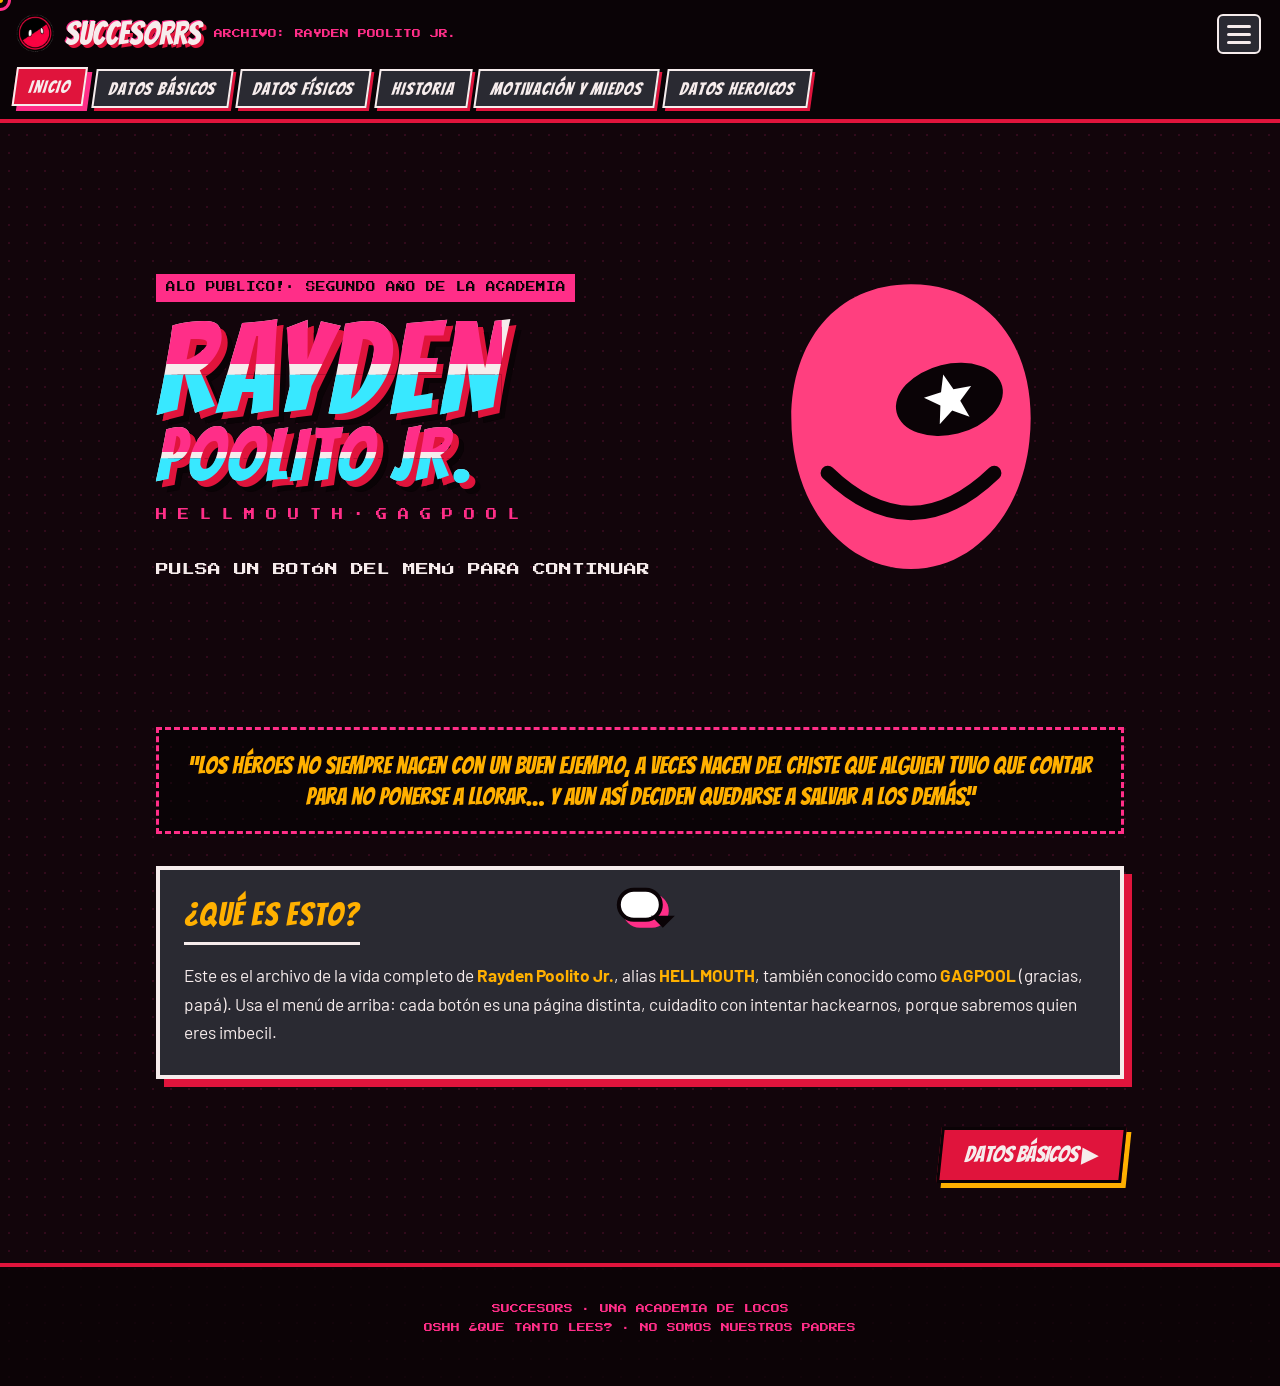
<file: index.html>
<!DOCTYPE html>
<html lang="es"><head><meta charset="utf-8"><meta name="viewport" content="width=device-width,initial-scale=1">
<title>Inicio | Succesorrs</title>
<meta name="description" content="Succesorrs: archivo de Rayden Poolito Jr. (Hellmouth / Gagpool)">
<link rel="preconnect" href="https://fonts.googleapis.com"><link rel="preconnect" href="https://fonts.gstatic.com" crossorigin>
<link href="https://fonts.googleapis.com/css2?family=Bangers&family=Barlow:wght@400;600&family=Press+Start+2P&display=swap" rel="stylesheet">
<link rel="stylesheet" href="css/style.css"></head><body>
<main>
<section class="hero"><div>
<span class="tag">ALO PUBLICO!· SEGUNDO AÑO DE LA ACADEMIA</span>
<h1 class="big glitch" data-t="RAYDEN">RAYDEN</h1>
<h1 class="big glitch" data-t="POOLITO JR." style="font-size:clamp(2rem,8vw,4.6rem)">POOLITO JR.</h1>
<p class="sub">H E L L M O U T H · G A G P O O L</p>
<span class="press">PULSA UN BOTÓN DEL MENÚ PARA CONTINUAR</span></div>
<div class="mask" id="imago"></div>
</section>
<p class="quote">“Los héroes no siempre nacen con un buen ejemplo, a veces nacen del chiste que alguien tuvo que contar para no ponerse a llorar… y aun así deciden quedarse a salvar a los demás.”</p>
<div class="panel dark"><h2>¿Qué es esto?</h2><p>Este es el archivo de la vida completo de <b>Rayden Poolito Jr.</b>, alias <b>HELLMOUTH</b>, también conocido como <b>GAGPOOL</b> (gracias, papá). Usa el menú de arriba: cada botón es una página distinta, cuidadito con intentar hackearnos, porque sabremos quien eres imbecil.</p></div>
<div class="pager"><span></span><a class="btn" href="basicos.html">Datos básicos ▶</a></div></main>
<script src="js/main.js"></script></body></html>
</file>
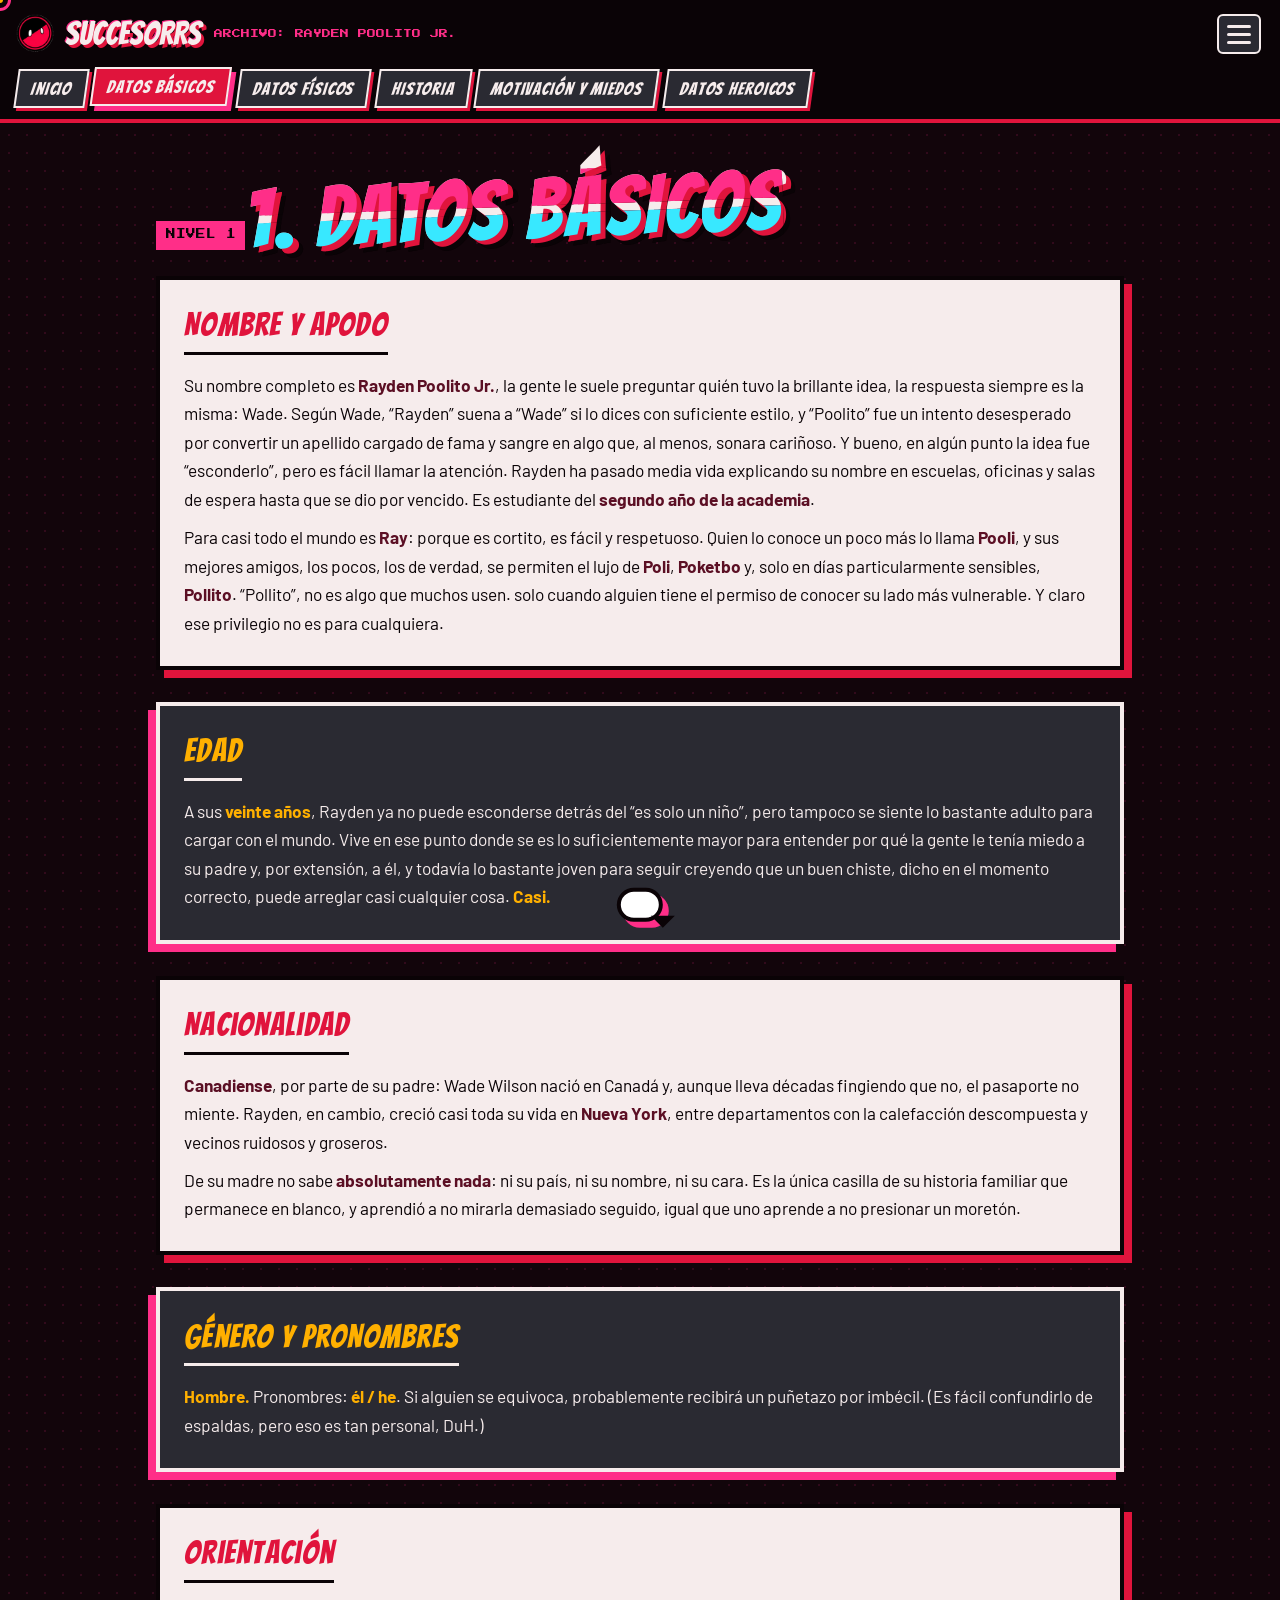
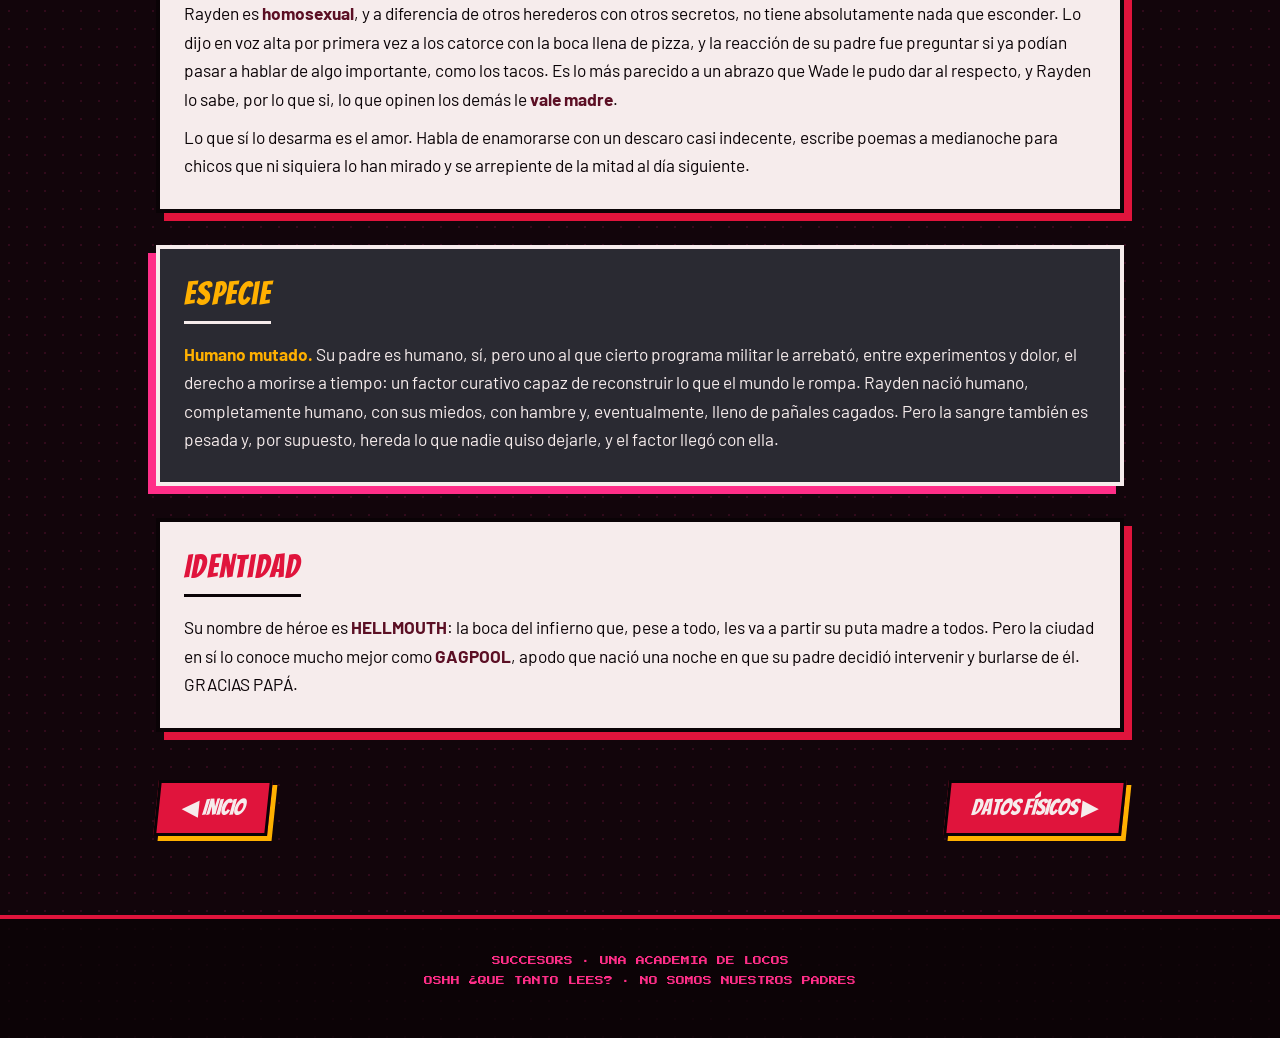
<file: basicos.html>
<!DOCTYPE html>
<html lang="es"><head><meta charset="utf-8"><meta name="viewport" content="width=device-width,initial-scale=1">
<title>Datos básicos | Succesorrs</title>
<meta name="description" content="Succesorrs: archivo de Rayden Poolito Jr. (Hellmouth / Gagpool)">
<link rel="preconnect" href="https://fonts.googleapis.com"><link rel="preconnect" href="https://fonts.gstatic.com" crossorigin>
<link href="https://fonts.googleapis.com/css2?family=Bangers&family=Barlow:wght@400;600&family=Press+Start+2P&display=swap" rel="stylesheet">
<link rel="stylesheet" href="css/style.css"></head><body>
<main><span class="tag"> NIVEL 1</span><h1 class="title glitch" data-t="1. DATOS BÁSICOS">1. DATOS BÁSICOS</h1>
<div class="panel"><h2>Nombre y apodo</h2>
<p>Su nombre completo es <b>Rayden Poolito Jr.</b>, la gente le suele preguntar quién tuvo la brillante idea, la respuesta siempre es la misma: Wade. Según Wade, “Rayden” suena a “Wade” si lo dices con suficiente estilo, y “Poolito” fue un intento desesperado por convertir un apellido cargado de fama y sangre  en algo que, al menos, sonara cariñoso. Y bueno, en algún punto la idea fue “esconderlo”, pero es fácil llamar la atención. Rayden ha pasado media vida explicando su nombre en escuelas, oficinas y salas de espera hasta que se dio por vencido. Es estudiante del <b>segundo año de la academia</b>.</p>
<p>Para casi todo el mundo es <b>Ray</b>: porque es cortito, es fácil y respetuoso. Quien lo conoce un poco más lo llama <b>Pooli</b>, y sus mejores amigos, los pocos, los de verdad, se permiten el lujo de <b>Poli</b>, <b>Poketbo</b> y, solo en días particularmente sensibles, <b>Pollito</b>. “Pollito”, no es algo que muchos usen. solo cuando alguien tiene el permiso de conocer su lado más vulnerable.  Y claro ese privilegio no es para cualquiera.</p></div>
<div class="panel dark"><h2>Edad</h2><p>A sus <b>veinte años</b>, Rayden ya no puede esconderse detrás del “es solo un niño”, pero tampoco se siente lo bastante adulto para cargar con el mundo. Vive en ese punto donde se es lo suficientemente mayor para entender por qué la gente le tenía miedo a su padre y, por extensión, a él, y todavía lo bastante joven para seguir creyendo que un buen chiste, dicho en el momento correcto, puede arreglar casi cualquier cosa. <b>Casi.</b></p></div>
<div class="panel"><h2>Nacionalidad</h2>
<p><b>Canadiense</b>, por parte de su padre: Wade Wilson nació en Canadá y, aunque lleva décadas fingiendo que no, el pasaporte no miente. Rayden, en cambio, creció casi toda su vida en <b>Nueva York</b>, entre departamentos con la calefacción descompuesta y vecinos ruidosos y groseros.</p>
<p>De su madre no sabe <b>absolutamente nada</b>: ni su país, ni su nombre, ni su cara. Es la única casilla de su historia familiar que permanece en blanco, y aprendió a no mirarla demasiado seguido, igual que uno aprende a no presionar un moretón.</p></div>
<div class="panel dark"><h2>Género y pronombres</h2><p><b>Hombre.</b> Pronombres: <b>él / he</b>. Si alguien se equivoca, probablemente recibirá un puñetazo por imbécil. (Es fácil confundirlo de espaldas, pero eso es tan personal, DuH.)</p></div>
<div class="panel"><h2>Orientación</h2>
<p>Rayden es <b>homosexual</b>, y a diferencia de otros herederos con otros secretos, no tiene absolutamente nada que esconder. Lo dijo en voz alta por primera vez a los catorce con la boca llena de pizza, y la reacción de su padre fue preguntar si ya podían pasar a hablar de algo importante, como los tacos. Es lo más parecido a un abrazo que Wade le pudo dar al respecto, y Rayden lo sabe, por lo que si, lo que opinen los demás le <b>vale madre</b>.</p>
<p>Lo que sí lo desarma es el amor. Habla de enamorarse con un descaro casi indecente, escribe poemas a medianoche para chicos que ni siquiera lo han mirado y se arrepiente de la mitad al día siguiente.</p></div>
<div class="panel dark"><h2>Especie</h2>
<p><b>Humano mutado.</b> Su padre es humano, sí, pero uno al que cierto programa militar le arrebató, entre experimentos y dolor, el derecho a morirse a tiempo: un factor curativo capaz de reconstruir lo que el mundo le rompa. Rayden nació humano, completamente humano, con sus miedos, con hambre y, eventualmente, lleno de pañales cagados. Pero la sangre también es pesada y, por supuesto, hereda lo que nadie quiso dejarle, y el factor llegó con ella.</p></div>
<div class="panel"><h2>Identidad</h2>
<p>Su nombre de héroe es <b>HELLMOUTH</b>: la boca del infierno que, pese a todo, les va a partir su puta madre a todos. Pero la ciudad en sí lo conoce mucho mejor como <b>GAGPOOL</b>, apodo que nació una noche en que su padre decidió intervenir y burlarse de él. GRACIAS PAPÁ.</p></div>
<div class="pager"><a class="btn" href="index.html">◀ Inicio</a><a class="btn" href="fisicos.html">Datos físicos ▶</a></div></main>
<script src="js/main.js"></script></body></html>
</file>
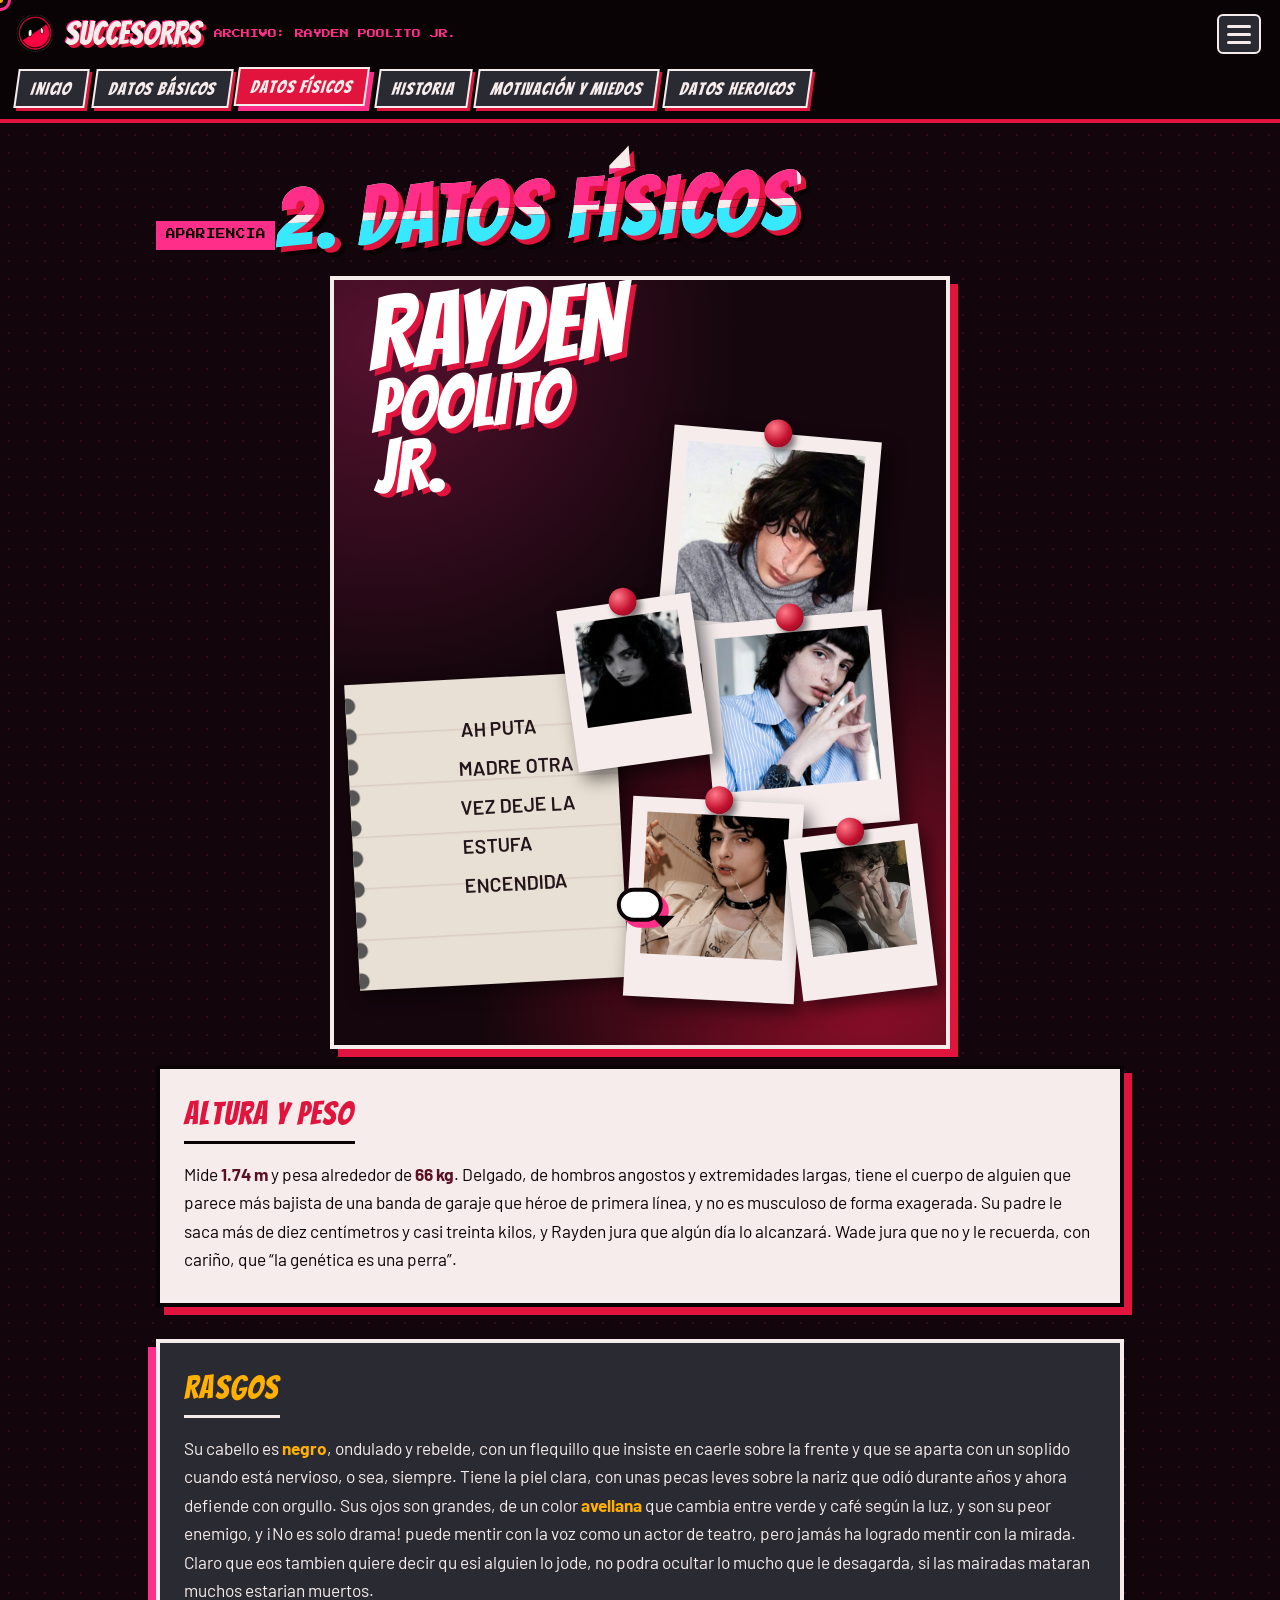
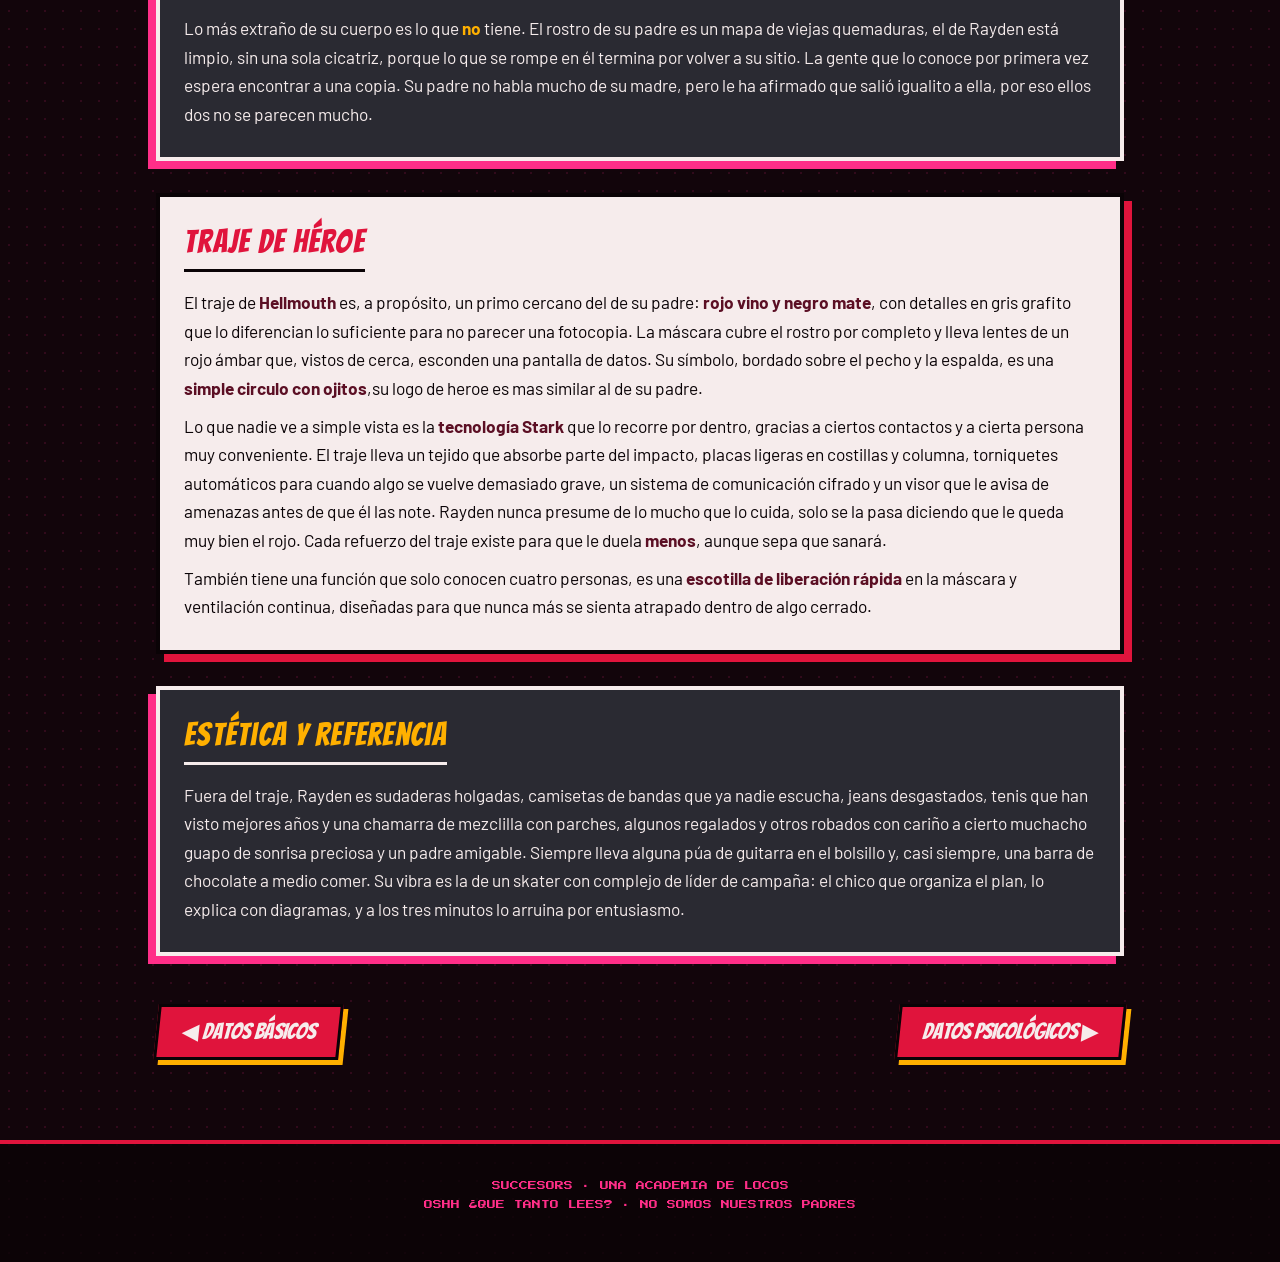
<file: fisicos.html>
<!DOCTYPE html>
<html lang="es"><head><meta charset="utf-8"><meta name="viewport" content="width=device-width,initial-scale=1">
<title>Datos físicos | Succesorrs</title>
<meta name="description" content="Succesorrs: ´Paginita de Rayden Poolito Jr. (Hellmouth / Gagpool)">
<link rel="preconnect" href="https://fonts.googleapis.com"><link rel="preconnect" href="https://fonts.gstatic.com" crossorigin>
<link href="https://fonts.googleapis.com/css2?family=Bangers&family=Barlow:wght@400;600&family=Press+Start+2P&display=swap" rel="stylesheet">
<link rel="stylesheet" href="css/style.css"></head><body>
<main><span class="tag"> APARIENCIA</span><h1 class="title glitch" data-t="2. DATOS FÍSICOS">2. DATOS FÍSICOS</h1>
<section class="cover" aria-label="Portada de datos físicos"><div class="c-inner">
<div class="c-title"><span></span><span>RAYDEN</span><span>POOLITO</span><span>JR.</span></div>
<!-- ★ Reemplaza "Text text" por el mensaje que quieras escribir en esta hoja. -->
<div class="c-book"><p class="c-book-note"> AH PUTA MADRE OTRA VEZ DEJE LA ESTUFA ENCENDIDA </p></div>
<!-- ★ Para cambiar estas cinco fotos, edita las rutas en js/imagenes.js. -->
<figure class="pola" style="left:54%;top:20%;width:34%;--r:5deg"><span class="pin"></span><img data-image-group="fisico" data-image-index="0" alt="Foto 1"></figure>
<figure class="pola" style="left:61%;top:44%;width:30%;--r:-5deg"><span class="pin"></span><img data-image-group="fisico" data-image-index="1" alt="Foto 2"></figure>
<figure class="pola" style="left:48%;top:68%;width:28%;--r:3deg"><span class="pin"></span><img data-image-group="fisico" data-image-index="2" alt="Foto 3"></figure>
<figure class="pola" style="left:75%;top:72%;width:22%;--r:-7deg"><span class="pin"></span><img data-image-group="fisico" data-image-index="3" alt="Foto 4"></figure>
<figure class="pola" style="left:38%;top:42%;width:22%;--r:-8deg"><span class="pin"></span><img data-image-group="fisico" data-image-index="4" alt="Foto 5"></figure>
</div></section>
<div class="panel"><h2>Altura y peso</h2><p>Mide <b>1.74 m</b> y pesa alrededor de <b>66 kg</b>. Delgado, de hombros angostos y extremidades largas, tiene el cuerpo de alguien que parece más bajista de una banda de garaje que héroe de primera línea, y no es musculoso de forma exagerada. Su padre le saca más de diez centímetros y casi treinta kilos, y Rayden jura que algún día lo alcanzará. Wade jura que no y le recuerda, con cariño, que “la genética es una perra”.</p></div>
<div class="panel dark"><h2>Rasgos</h2>
<p>Su cabello es <b>negro</b>, ondulado y rebelde, con un flequillo que insiste en caerle sobre la frente y que se aparta con un soplido cuando está nervioso, o sea, siempre. Tiene la piel clara, con unas pecas leves sobre la nariz que odió durante años y ahora defiende con orgullo. Sus ojos son grandes, de un color <b>avellana</b> que cambia entre verde y café según la luz, y son su peor enemigo, y ¡No es solo drama! puede mentir con la voz como un actor de teatro, pero jamás ha logrado mentir con la mirada. Claro que eos tambien quiere decir qu esi alguien lo jode, no podra ocultar lo mucho que le desagarda, si las mairadas mataran muchos estarian muertos.</p>
<p>Lo más extraño de su cuerpo es lo que <b>no</b> tiene. El rostro de su padre es un mapa de viejas quemaduras, el de Rayden está limpio, sin una sola cicatriz, porque lo que se rompe en él termina por volver a su sitio. La gente que lo conoce por primera vez espera encontrar a una copia. Su padre no habla mucho de su madre, pero le ha afirmado que salió igualito a ella, por eso ellos dos no se parecen mucho.</p></div>
<div class="panel"><h2>Traje de héroe</h2>
<p>El traje de <b>Hellmouth</b> es, a propósito, un primo cercano del de su padre: <b>rojo vino y negro mate</b>, con detalles en gris grafito que lo diferencian lo suficiente para no parecer una fotocopia. La máscara cubre el rostro por completo y lleva lentes de un rojo ámbar que, vistos de cerca, esconden una pantalla de datos. Su símbolo, bordado sobre el pecho y la espalda, es una <b>simple circulo con ojitos</b>,su logo de heroe es mas similar al de su padre.</p>
<p>Lo que nadie ve a simple vista es la <b>tecnología Stark</b> que lo recorre por dentro, gracias a ciertos contactos y a cierta persona muy conveniente. El traje lleva un tejido que absorbe parte del impacto, placas ligeras en costillas y columna, torniquetes automáticos para cuando algo se vuelve demasiado grave, un sistema de comunicación cifrado y un visor que le avisa de amenazas antes de que él las note. Rayden nunca presume de lo mucho que lo cuida, solo se la pasa diciendo que le queda muy bien el rojo. Cada refuerzo del traje existe para que le duela <b>menos</b>, aunque sepa que sanará.</p>
<p>También tiene una función que solo conocen cuatro personas, es una <b>escotilla de liberación rápida</b> en la máscara y ventilación continua, diseñadas para que nunca más se sienta atrapado dentro de algo cerrado.</p></div>
<div class="panel dark"><h2>Estética y referencia</h2>
<p>Fuera del traje, Rayden es sudaderas holgadas, camisetas de bandas que ya nadie escucha, jeans desgastados, tenis que han visto mejores años y una chamarra de mezclilla con parches, algunos regalados y otros robados con cariño a cierto muchacho guapo de sonrisa preciosa y un padre amigable. Siempre lleva alguna púa de guitarra en el bolsillo y, casi siempre, una barra de chocolate a medio comer. Su vibra es la de un skater con complejo de líder de campaña: el chico que organiza el plan, lo explica con diagramas, y a los tres minutos lo arruina por entusiasmo.</p></div>
<div class="pager"><a class="btn" href="basicos.html">◀ Datos básicos</a><a class="btn" href="psicologicos.html">Datos psicológicos ▶</a></div></main>
<script src="js/imagenes.js"></script>
<script src="js/main.js"></script></body></html>
</file>
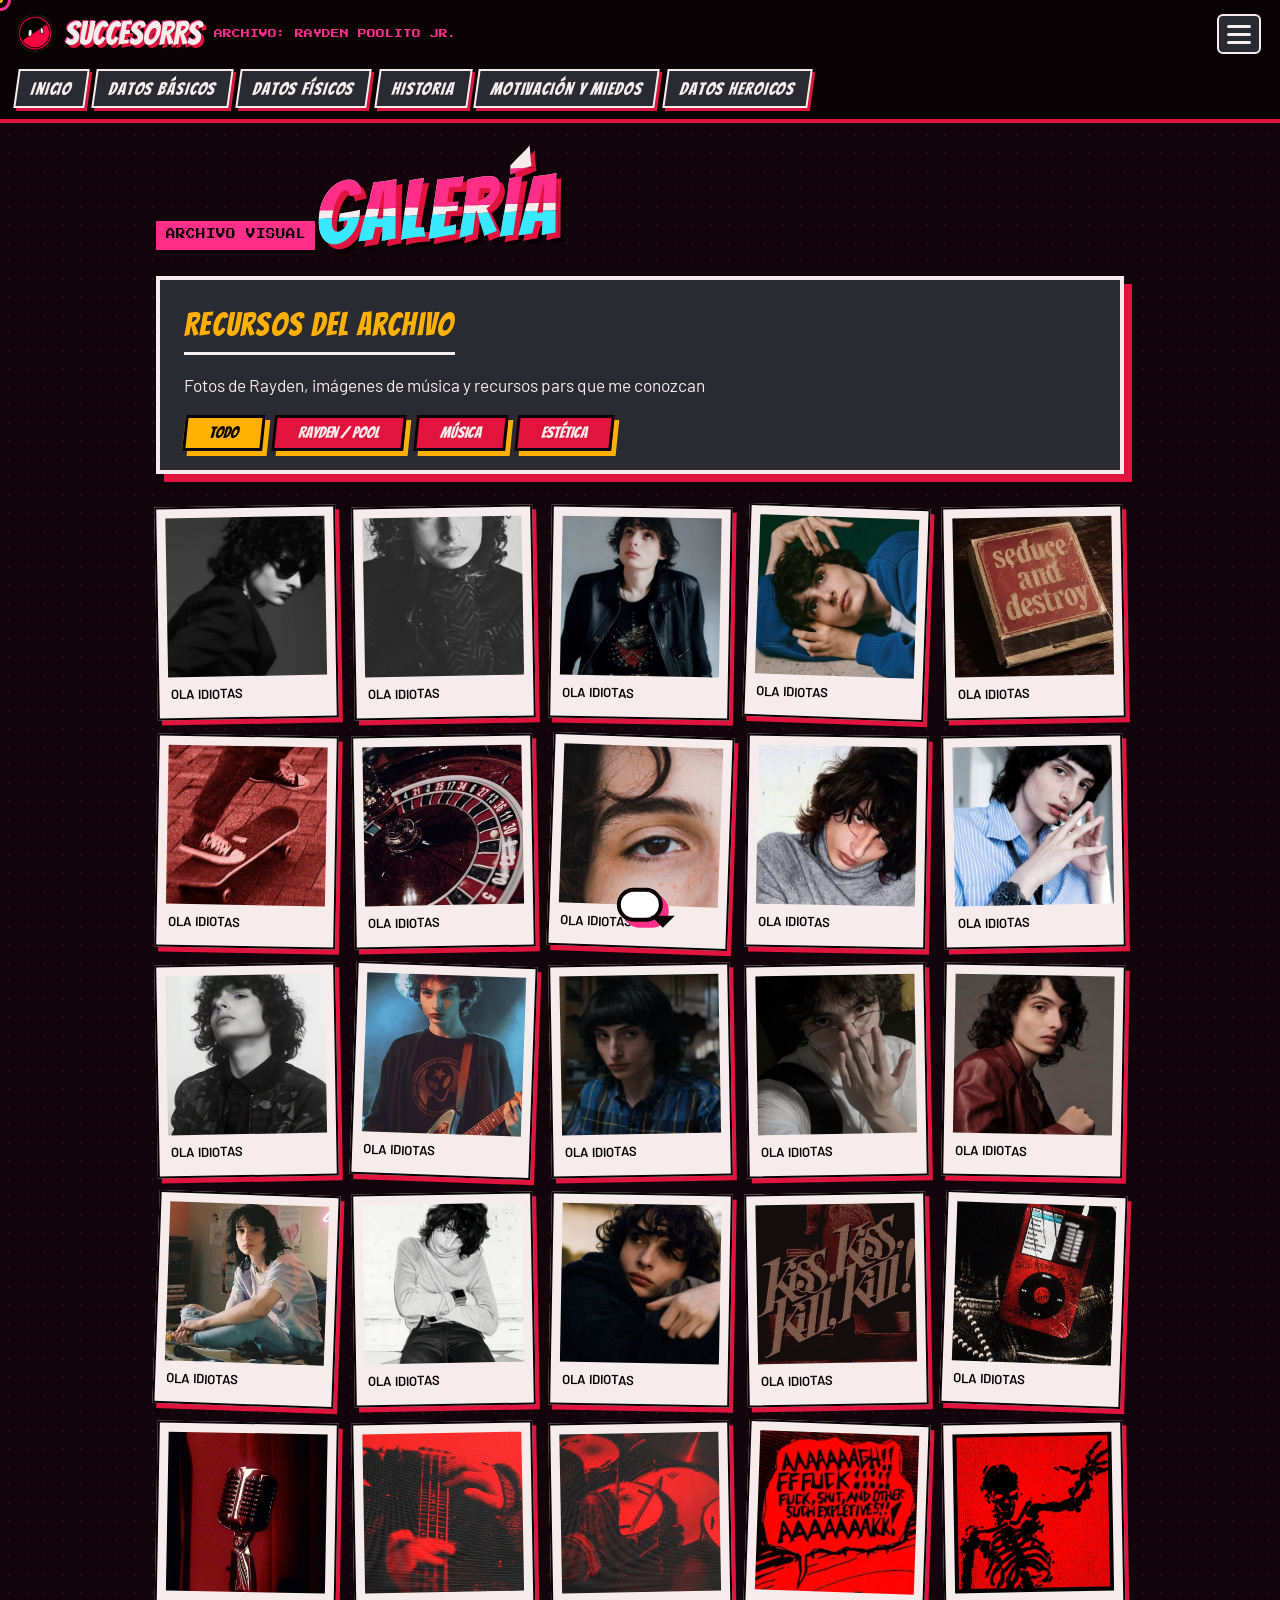
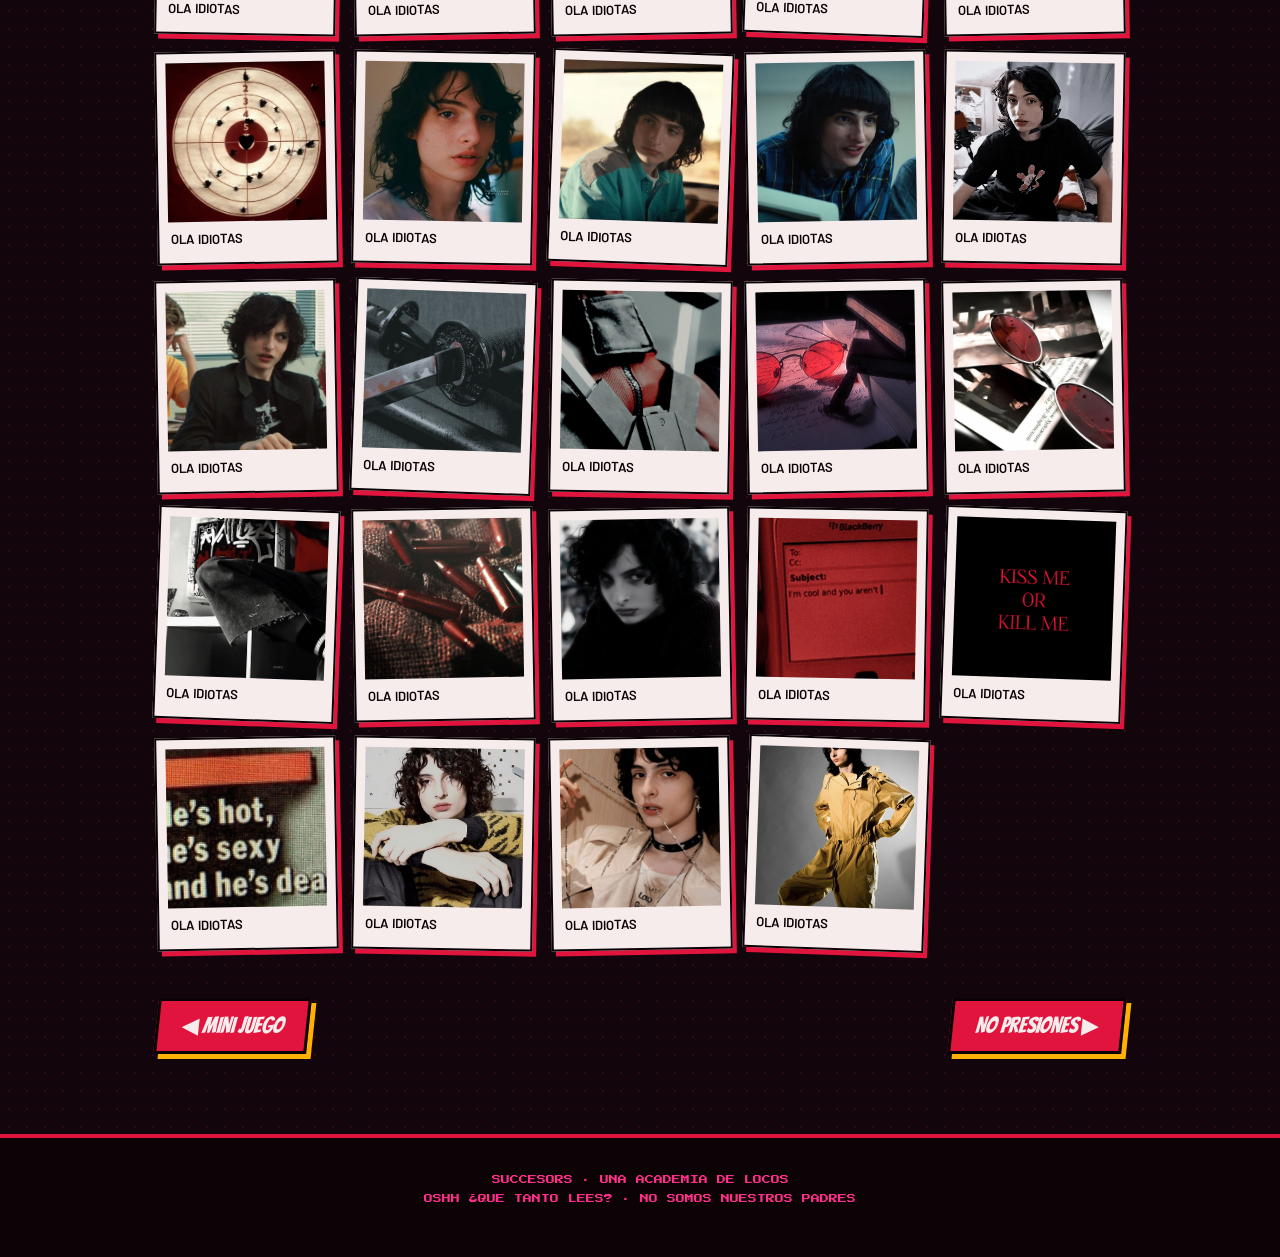
<file: galeria.html>
<!DOCTYPE html>
<html lang="es"><head><meta charset="utf-8"><meta name="viewport" content="width=device-width,initial-scale=1">
<title>Galería | Succesorrs</title>
<meta name="description" content="Galería de imágenes de Rayden, música y recursos estéticos.">
<link rel="preconnect" href="https://fonts.googleapis.com"><link rel="preconnect" href="https://fonts.gstatic.com" crossorigin>
<link href="https://fonts.googleapis.com/css2?family=Bangers&family=Barlow:wght@400;600&family=Press+Start+2P&display=swap" rel="stylesheet">
<link rel="stylesheet" href="css/style.css"></head><body>
<main><span class="tag">ARCHIVO VISUAL</span><h1 class="title glitch" data-t="GALERÍA">GALERÍA</h1>
<div class="panel dark"><h2>Recursos del archivo</h2><p>Fotos de Rayden, imágenes de música y recursos pars que me conozcan</p>
<div class="gallery-filters" id="gallery-filters" aria-label="Filtrar imágenes">
<button class="btn on" type="button" data-filter="Todo" aria-pressed="true">Todo</button>
<button class="btn" type="button" data-filter="Rayden / Pool" aria-pressed="false">Rayden / Pool</button>
<button class="btn" type="button" data-filter="Música" aria-pressed="false">Música</button>
<button class="btn" type="button" data-filter="Estética" aria-pressed="false">Estética</button>
</div></div>
<!-- ★ Añade o cambia las imágenes de esta galería en js/galeria.js; los archivos están en img/poolimages/. -->
<section class="gallery-grid" id="gallery-grid" aria-label="Galería de imágenes"></section>
<div class="pager"><a class="btn" href="juego.html">◀ Mini juego</a><a class="btn" href="404.html">No presiones ▶</a></div></main>
<script src="js/galeria.js"></script><script src="js/main.js"></script></body></html>
</file>
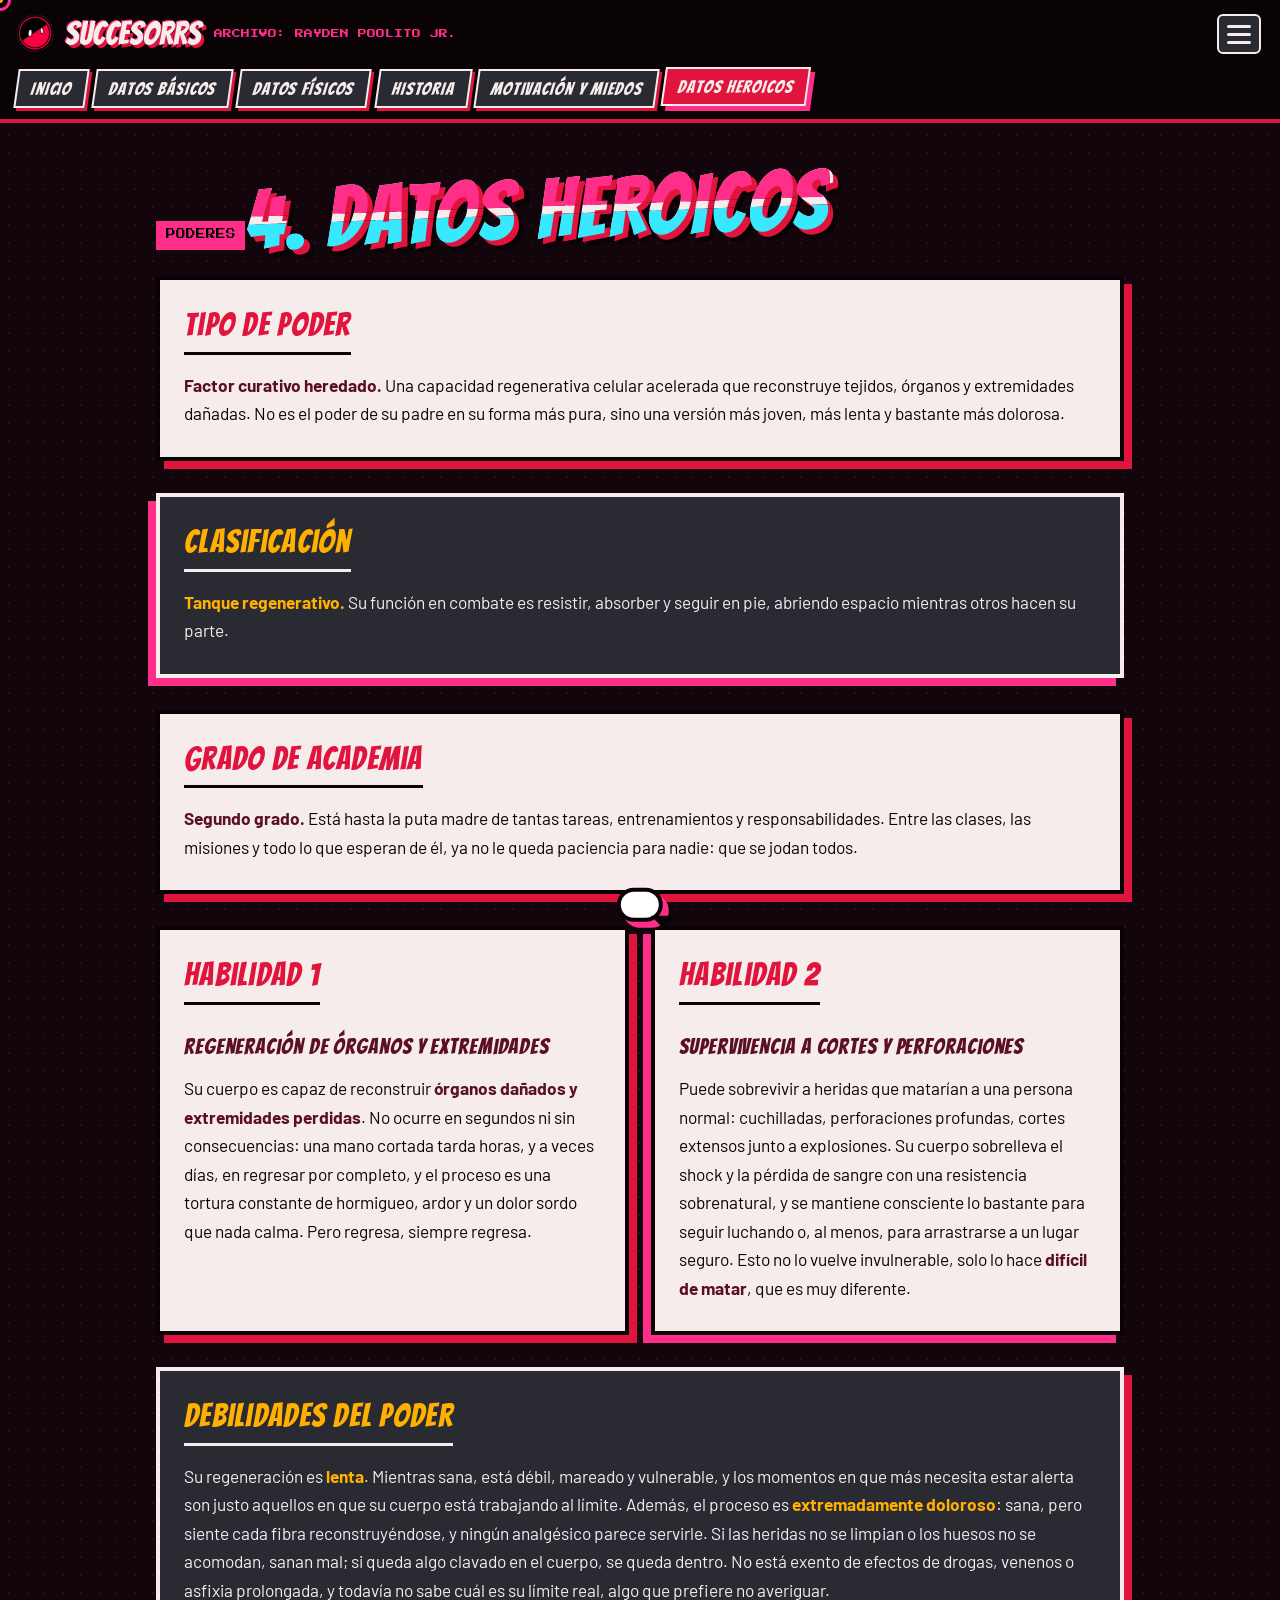
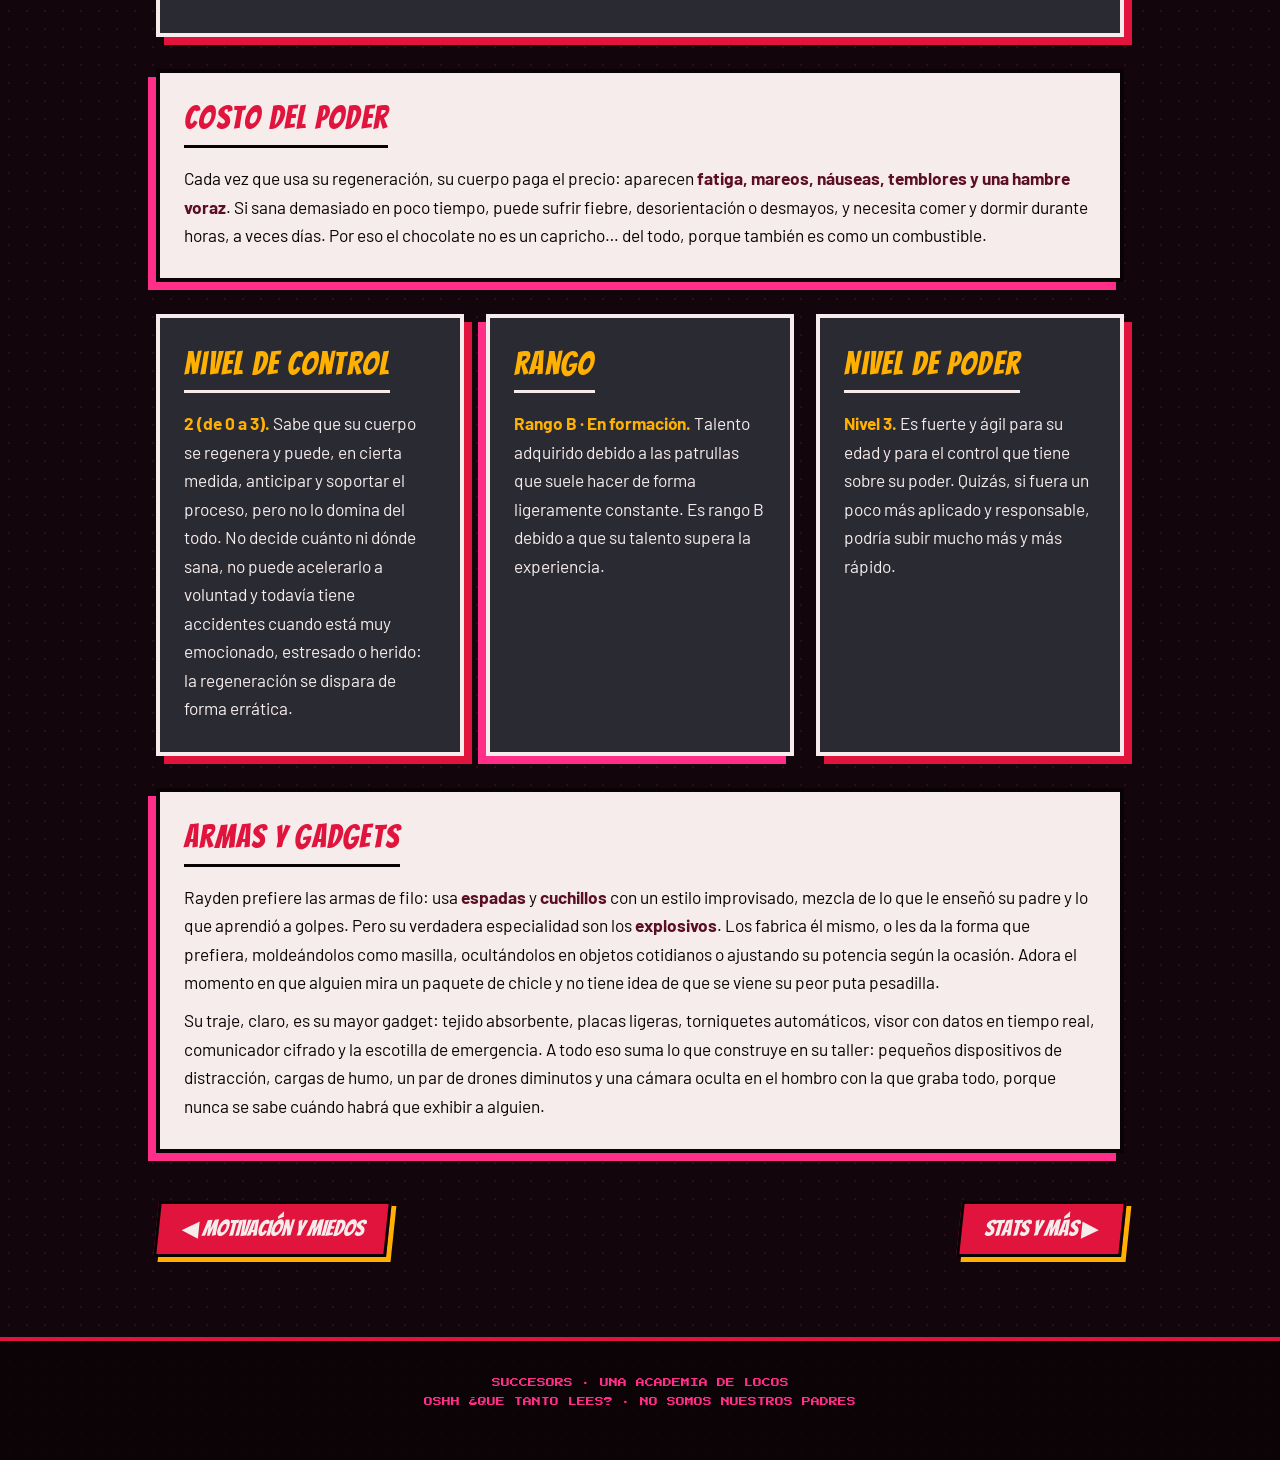
<file: heroicos.html>
<!DOCTYPE html>
<html lang="es"><head><meta charset="utf-8"><meta name="viewport" content="width=device-width,initial-scale=1">
<title>Datos heroicos | Succesorrs</title>
<meta name="description" content="Succesorrs: paginita de Rayden Poolito Jr. (Hellmouth / Gagpool)">
<link rel="preconnect" href="https://fonts.googleapis.com"><link rel="preconnect" href="https://fonts.gstatic.com" crossorigin>
<link href="https://fonts.googleapis.com/css2?family=Bangers&family=Barlow:wght@400;600&family=Press+Start+2P&display=swap" rel="stylesheet">
<link rel="stylesheet" href="css/style.css"></head><body>
<main><span class="tag">PODERES</span><h1 class="title glitch" data-t="4. DATOS HEROICOS">4. DATOS HEROICOS</h1>
<div class="panel"><h2>Tipo de poder</h2><p><b>Factor curativo heredado.</b> Una capacidad regenerativa celular acelerada que reconstruye tejidos, órganos y extremidades dañadas. No es el poder de su padre en su forma más pura, sino una versión más joven, más lenta y bastante más dolorosa.</p></div>
<div class="panel dark"><h2>Clasificación</h2><p><b>Tanque regenerativo.</b> Su función en combate es resistir, absorber y seguir en pie, abriendo espacio mientras otros hacen su parte.</p></div>
<div class="panel"><h2>Grado de academia</h2><p><b>Segundo grado.</b> Está hasta la puta madre de tantas tareas, entrenamientos y responsabilidades. Entre las clases, las misiones y todo lo que esperan de él, ya no le queda paciencia para nadie: que se jodan todos.</p></div>
<div class="grid">
<div class="panel"><h2>Habilidad 1</h2><h3>Regeneración de órganos y extremidades</h3><p>Su cuerpo es capaz de reconstruir <b>órganos dañados y extremidades perdidas</b>. No ocurre en segundos ni sin consecuencias: una mano cortada tarda horas, y a veces días, en regresar por completo, y el proceso es una tortura constante de hormigueo, ardor y un dolor sordo que nada calma. Pero regresa, siempre regresa.</p></div>
<div class="panel"><h2>Habilidad 2</h2><h3>Supervivencia a cortes y perforaciones</h3><p>Puede sobrevivir a heridas que matarían a una persona normal: cuchilladas, perforaciones profundas, cortes extensos junto a explosiones. Su cuerpo sobrelleva el shock y la pérdida de sangre con una resistencia sobrenatural, y se mantiene consciente lo bastante para seguir luchando o, al menos, para arrastrarse a un lugar seguro. Esto no lo vuelve invulnerable, solo lo hace <b>difícil de matar</b>, que es muy diferente.</p></div></div>
<div class="panel dark" style="margin-top:2rem"><h2>Debilidades del poder</h2><p>Su regeneración es <b>lenta</b>. Mientras sana, está débil, mareado y vulnerable, y los momentos en que más necesita estar alerta son justo aquellos en que su cuerpo está trabajando al límite. Además, el proceso es <b>extremadamente doloroso</b>: sana, pero siente cada fibra reconstruyéndose, y ningún analgésico parece servirle. Si las heridas no se limpian o los huesos no se acomodan, sanan mal; si queda algo clavado en el cuerpo, se queda dentro. No está exento de efectos de drogas, venenos o asfixia prolongada, y todavía no sabe cuál es su límite real, algo que prefiere no averiguar.</p></div>
<div class="panel"><h2>Costo del poder</h2><p>Cada vez que usa su regeneración, su cuerpo paga el precio: aparecen <b>fatiga, mareos, náuseas, temblores y una hambre voraz</b>. Si sana demasiado en poco tiempo, puede sufrir fiebre, desorientación o desmayos, y necesita comer y dormir durante horas, a veces días. Por eso el chocolate no es un capricho… del todo, porque también es como un combustible.</p></div>
<div class="grid"><div class="panel dark"><h2>Nivel de control</h2><p><b>2 (de 0 a 3).</b> Sabe que su cuerpo se regenera y puede, en cierta medida, anticipar y soportar el proceso, pero no lo domina del todo. No decide cuánto ni dónde sana, no puede acelerarlo a voluntad y todavía tiene accidentes cuando está muy emocionado, estresado o herido: la regeneración se dispara de forma errática.</p></div>
<div class="panel dark"><h2>Rango</h2><p><b>Rango B · En formación.</b> Talento adquirido debido a las patrullas que suele hacer de forma ligeramente constante. Es rango B debido a que su talento supera la experiencia.</p></div>
<div class="panel dark"><h2>Nivel de poder</h2><p><b>Nivel 3.</b> Es fuerte y ágil para su edad y para el control que tiene sobre su poder. Quizás, si fuera un poco más aplicado y responsable, podría subir mucho más y más rápido.</p></div></div>
<div class="panel" style="margin-top:2rem"><h2>Armas y gadgets</h2>
<p>Rayden prefiere las armas de filo: usa <b>espadas</b> y <b>cuchillos</b> con un estilo improvisado, mezcla de lo que le enseñó su padre y lo que aprendió a golpes. Pero su verdadera especialidad son los <b>explosivos</b>. Los fabrica él mismo, o les da la forma que prefiera, moldeándolos como masilla, ocultándolos en objetos cotidianos o ajustando su potencia según la ocasión. Adora el momento en que alguien mira un paquete de chicle y no tiene idea de que se viene su peor puta pesadilla.</p>
<p>Su traje, claro, es su mayor gadget: tejido absorbente, placas ligeras, torniquetes automáticos, visor con datos en tiempo real, comunicador cifrado y la escotilla de emergencia. A todo eso suma lo que construye en su taller: pequeños dispositivos de distracción, cargas de humo, un par de drones diminutos y una cámara oculta en el hombro con la que graba todo, porque nunca se sabe cuándo habrá que exhibir a alguien.</p></div>
<div class="pager"><a class="btn" href="motivacion.html">◀ Motivación y miedos</a><a class="btn" href="stats.html">Stats y más ▶</a></div></main>
<script src="js/main.js"></script></body></html>
</file>
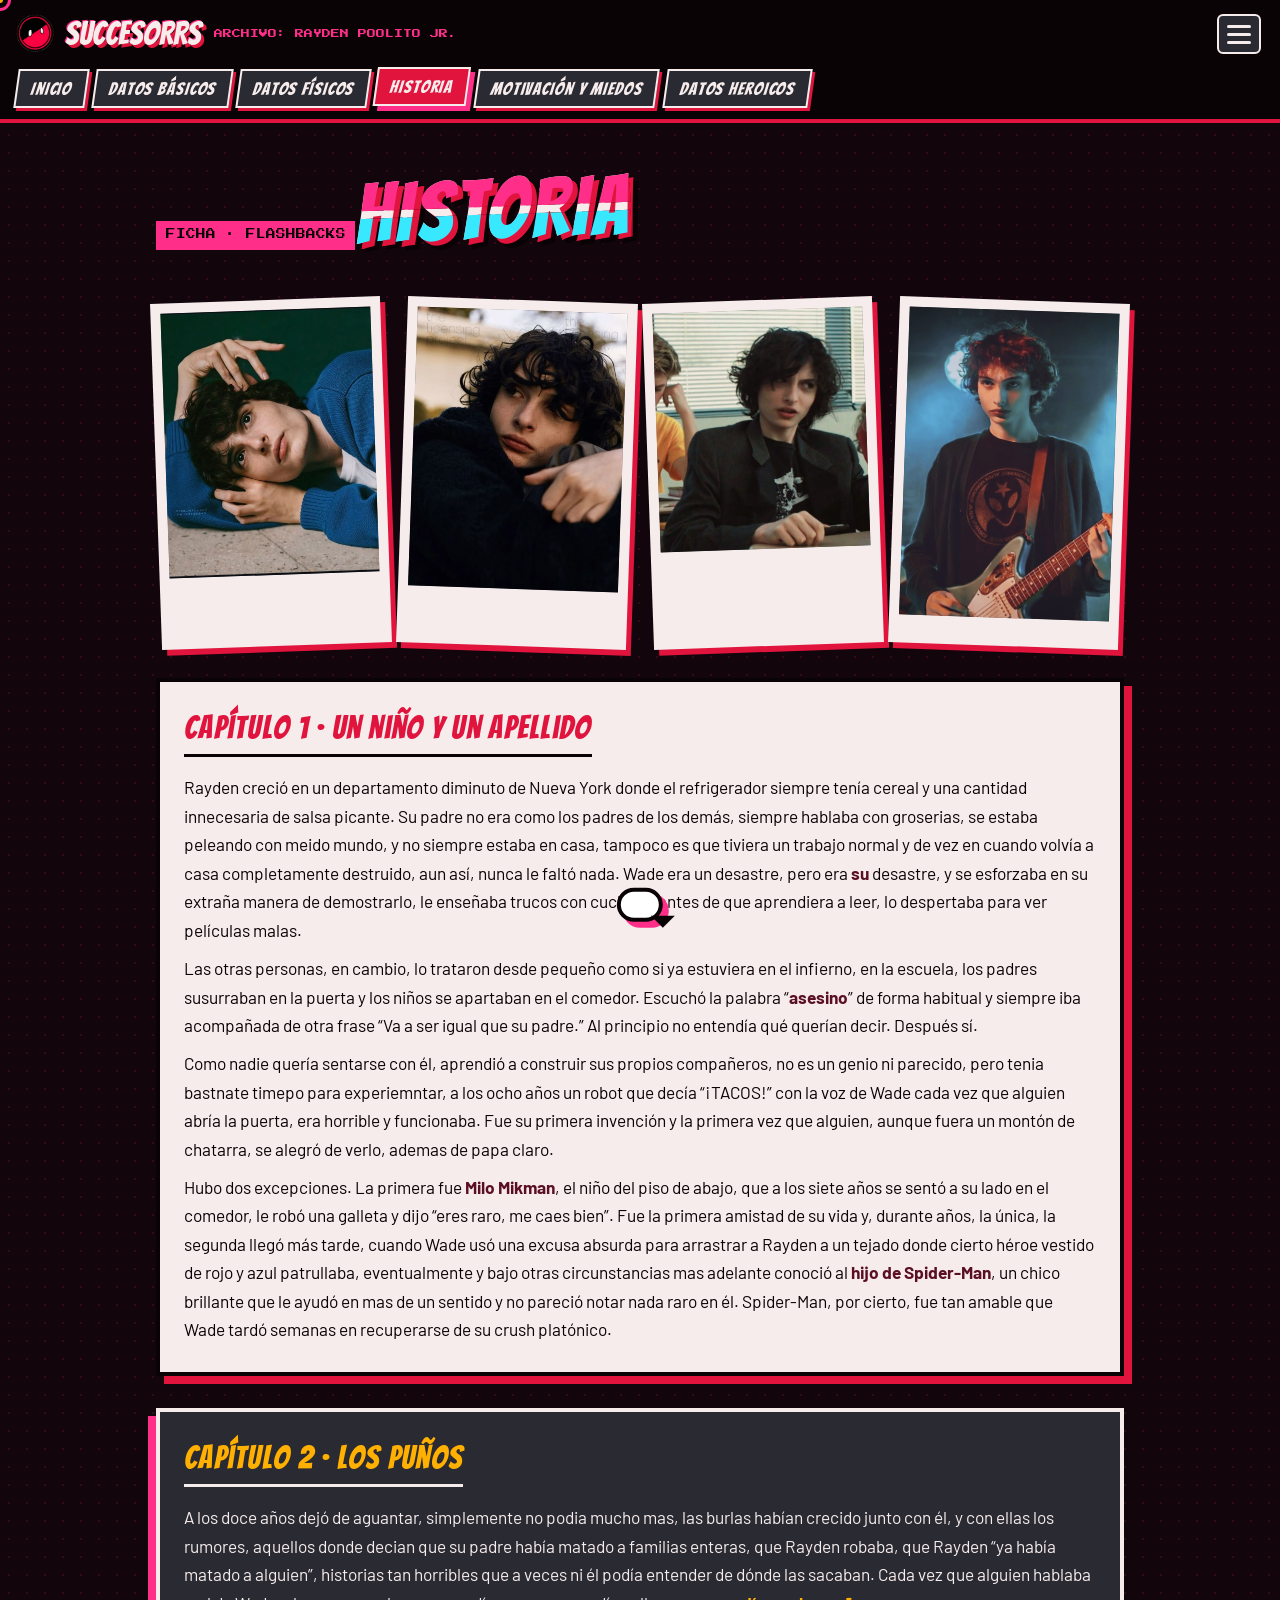
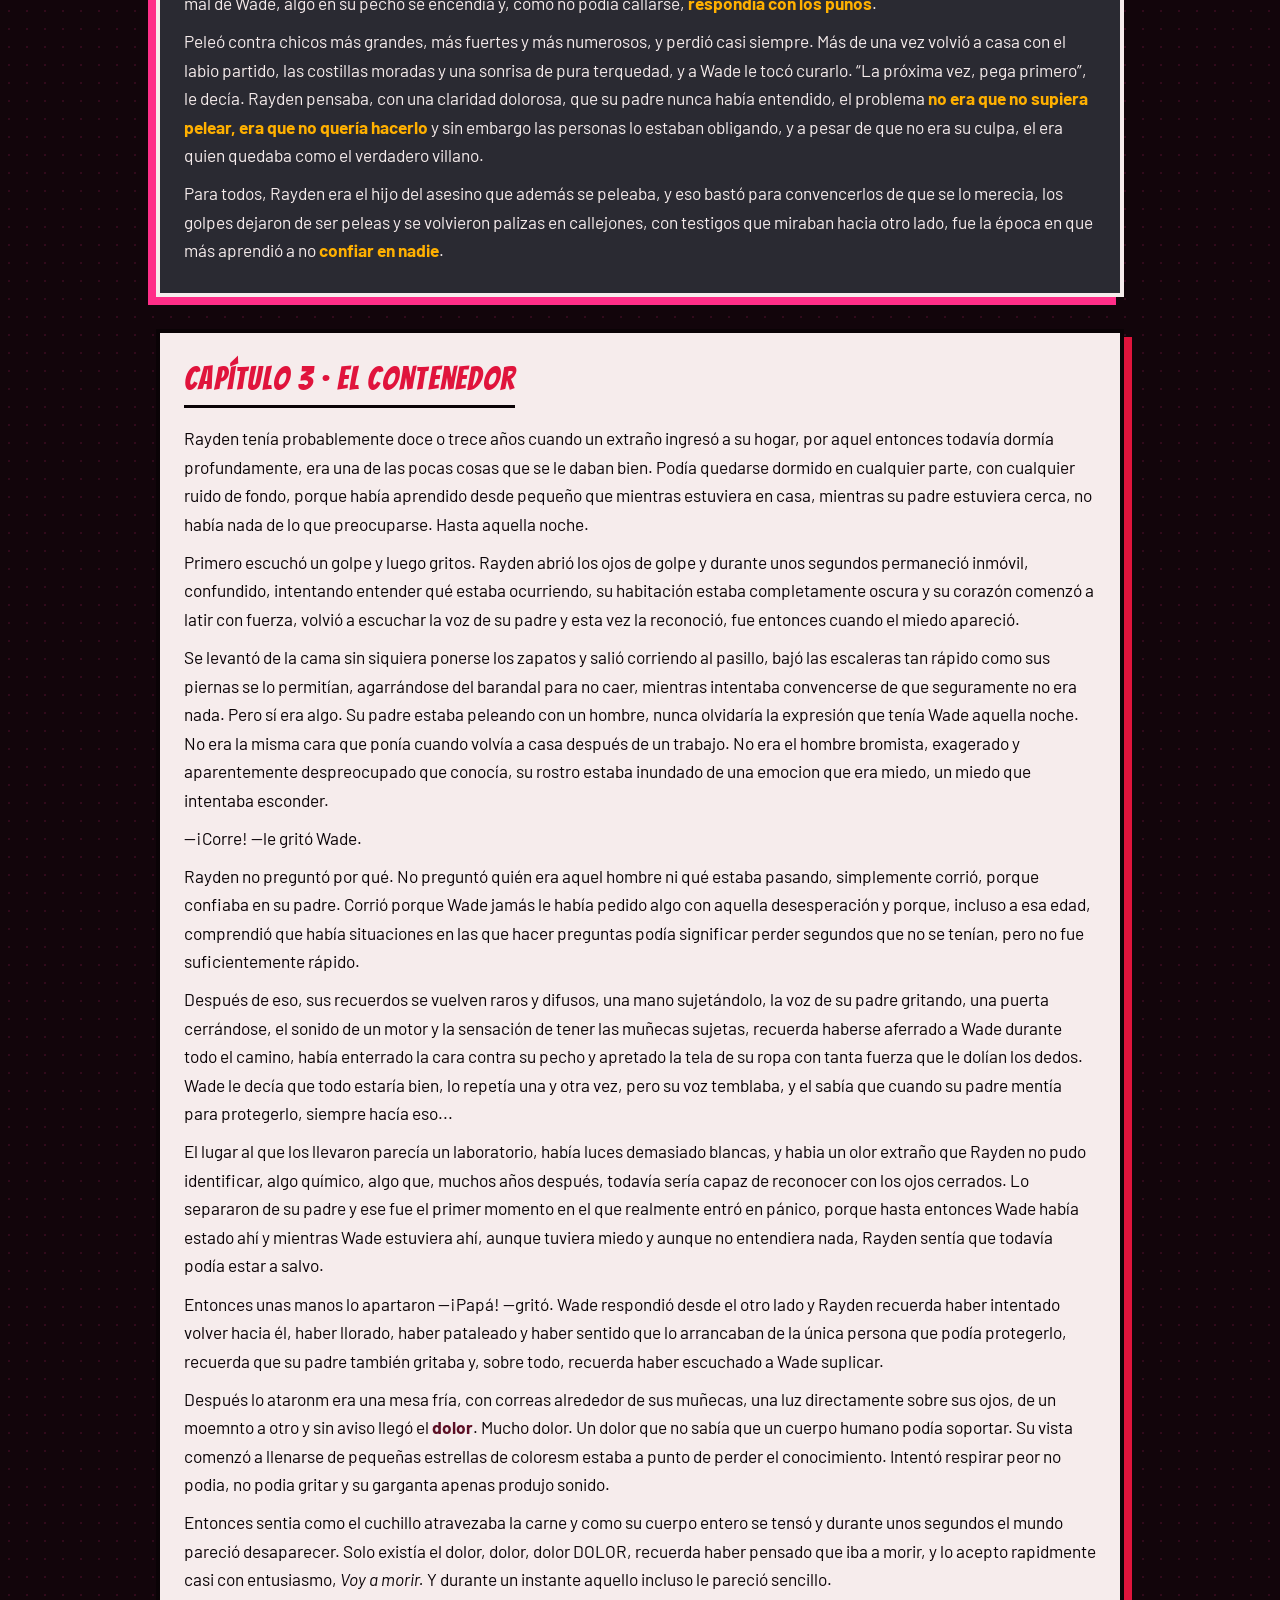
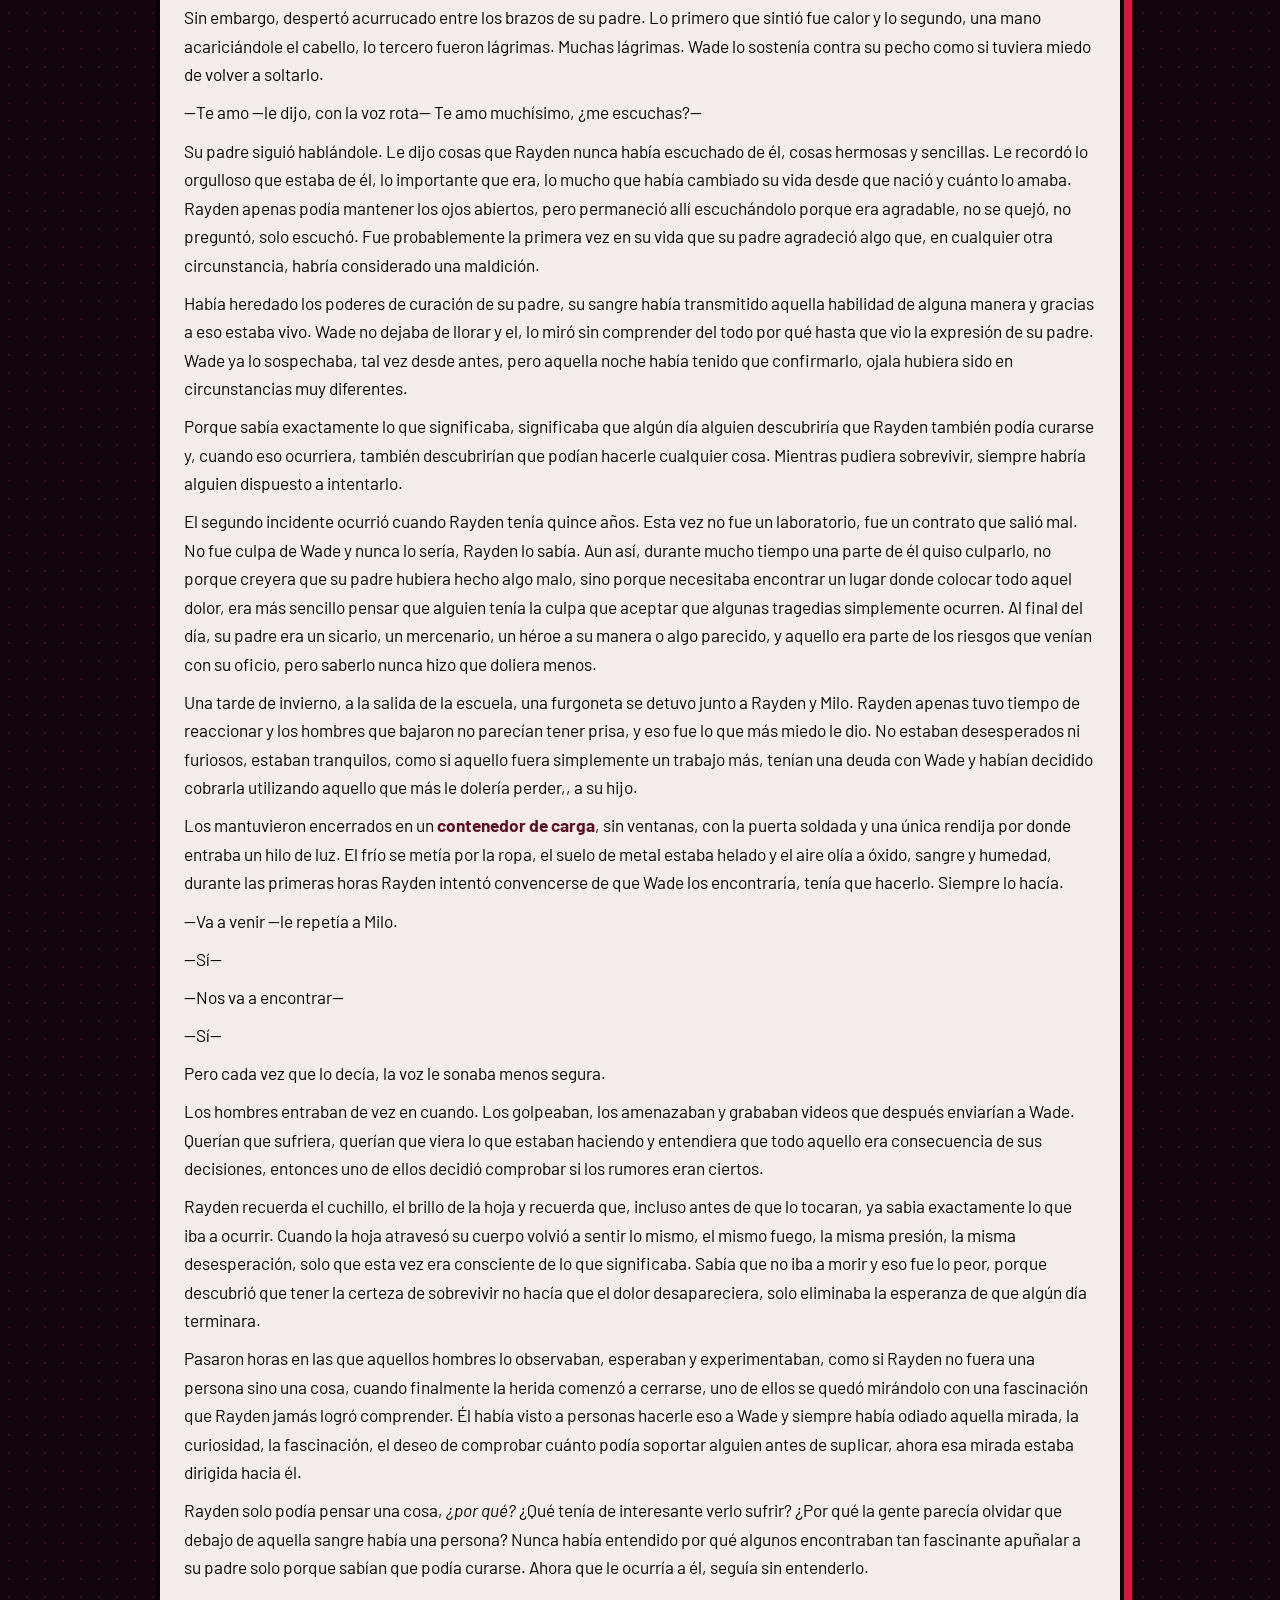
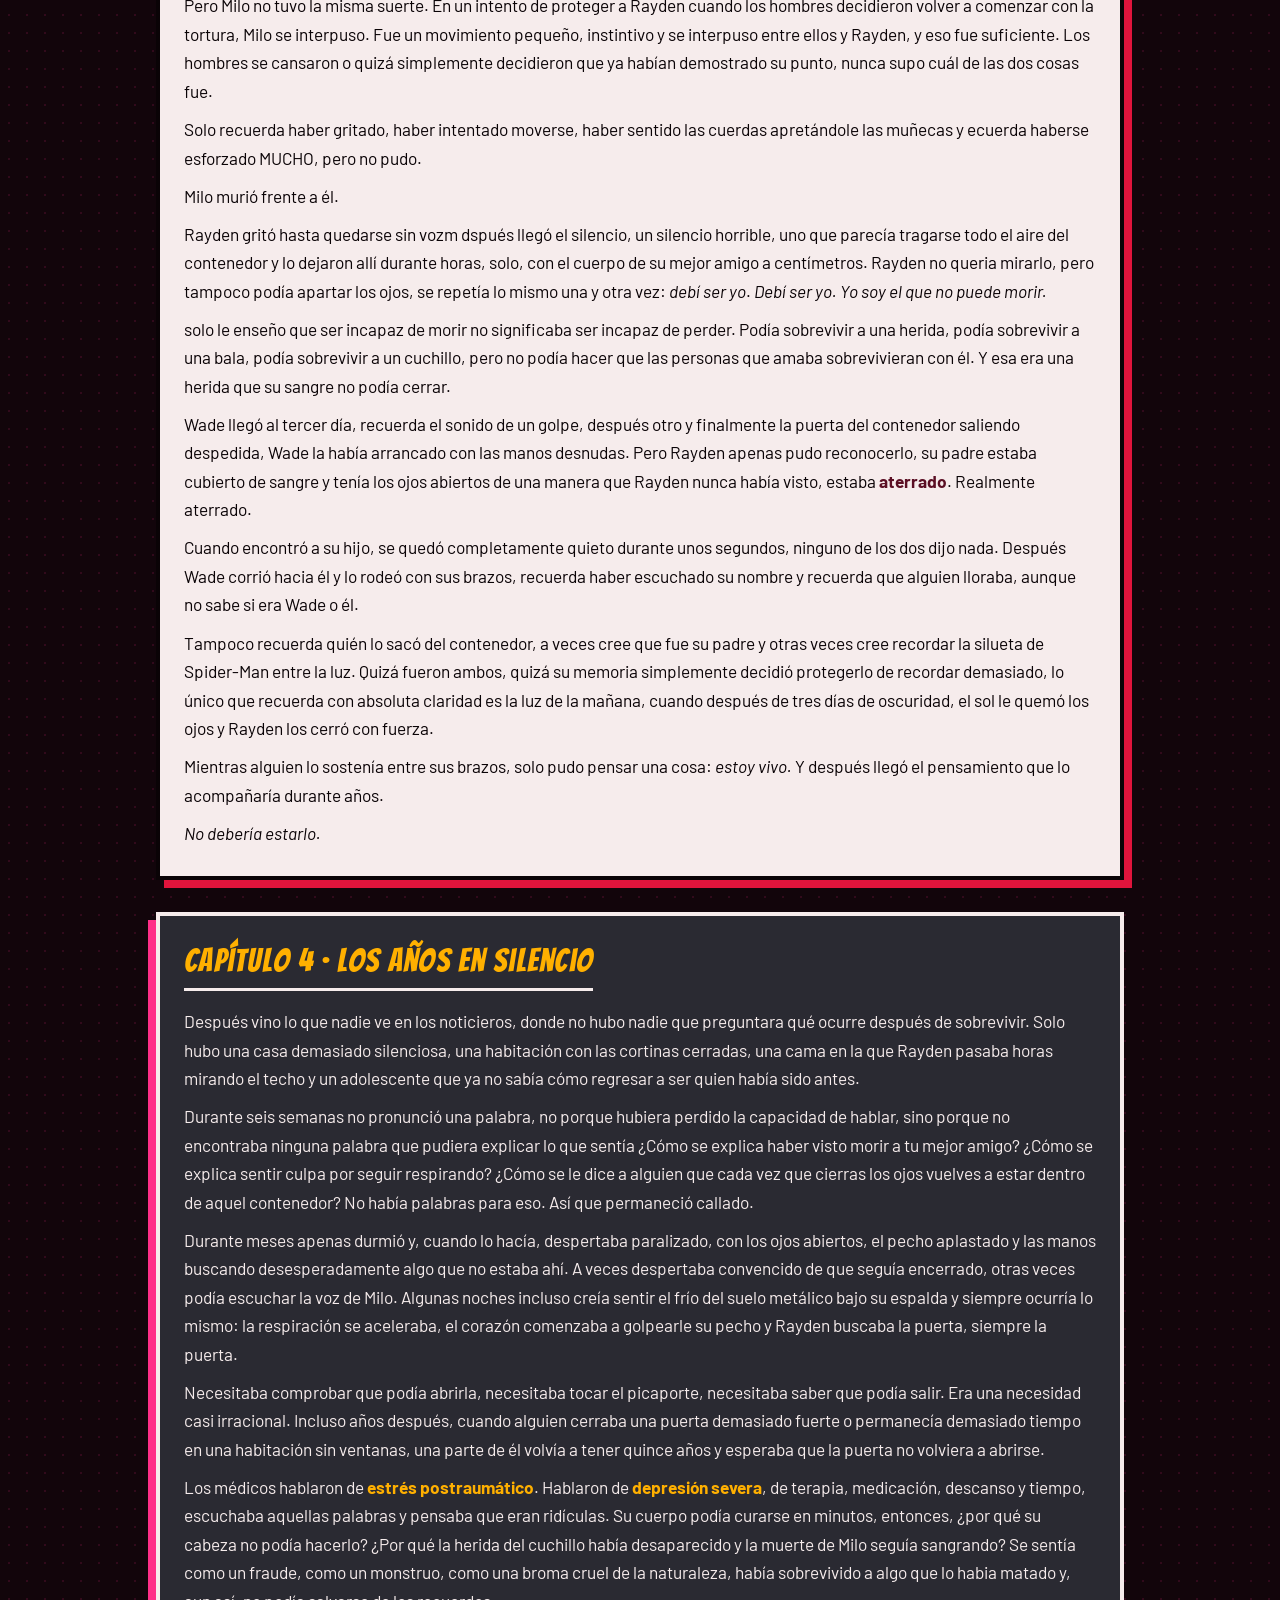
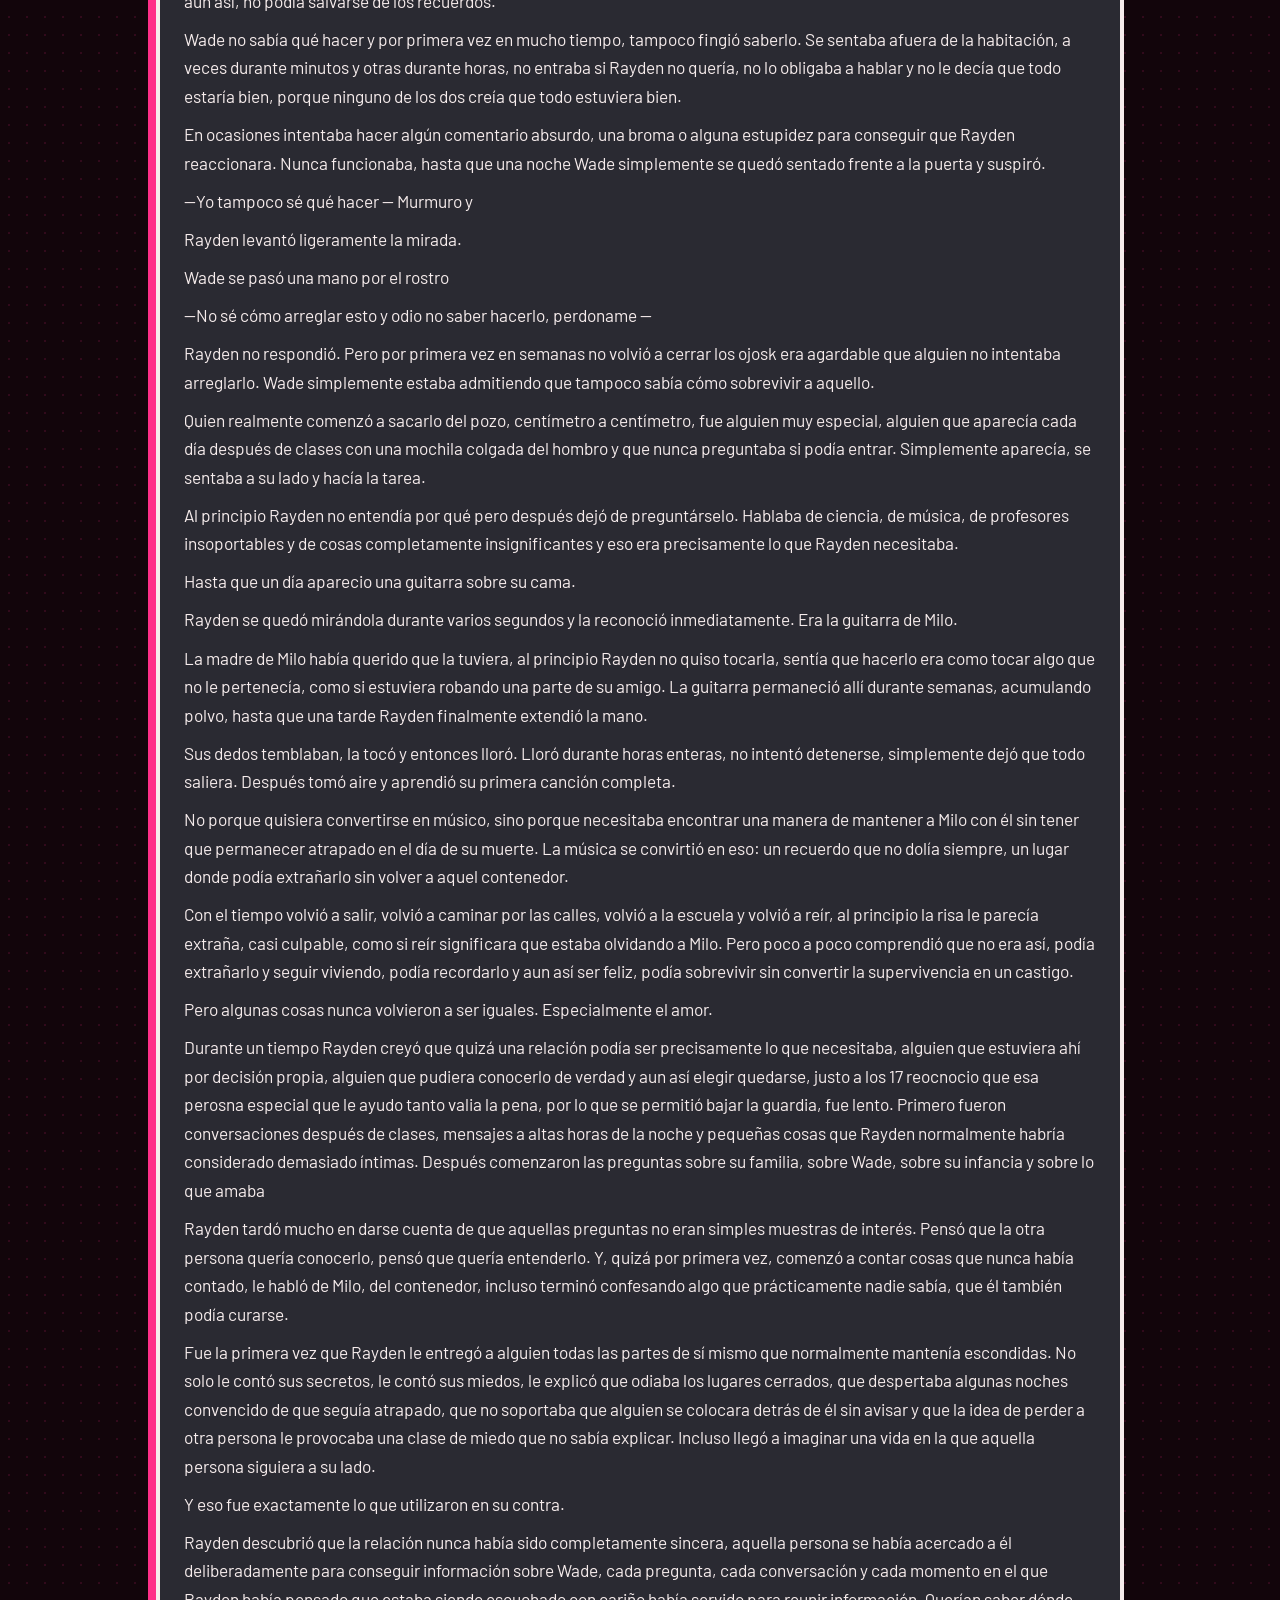
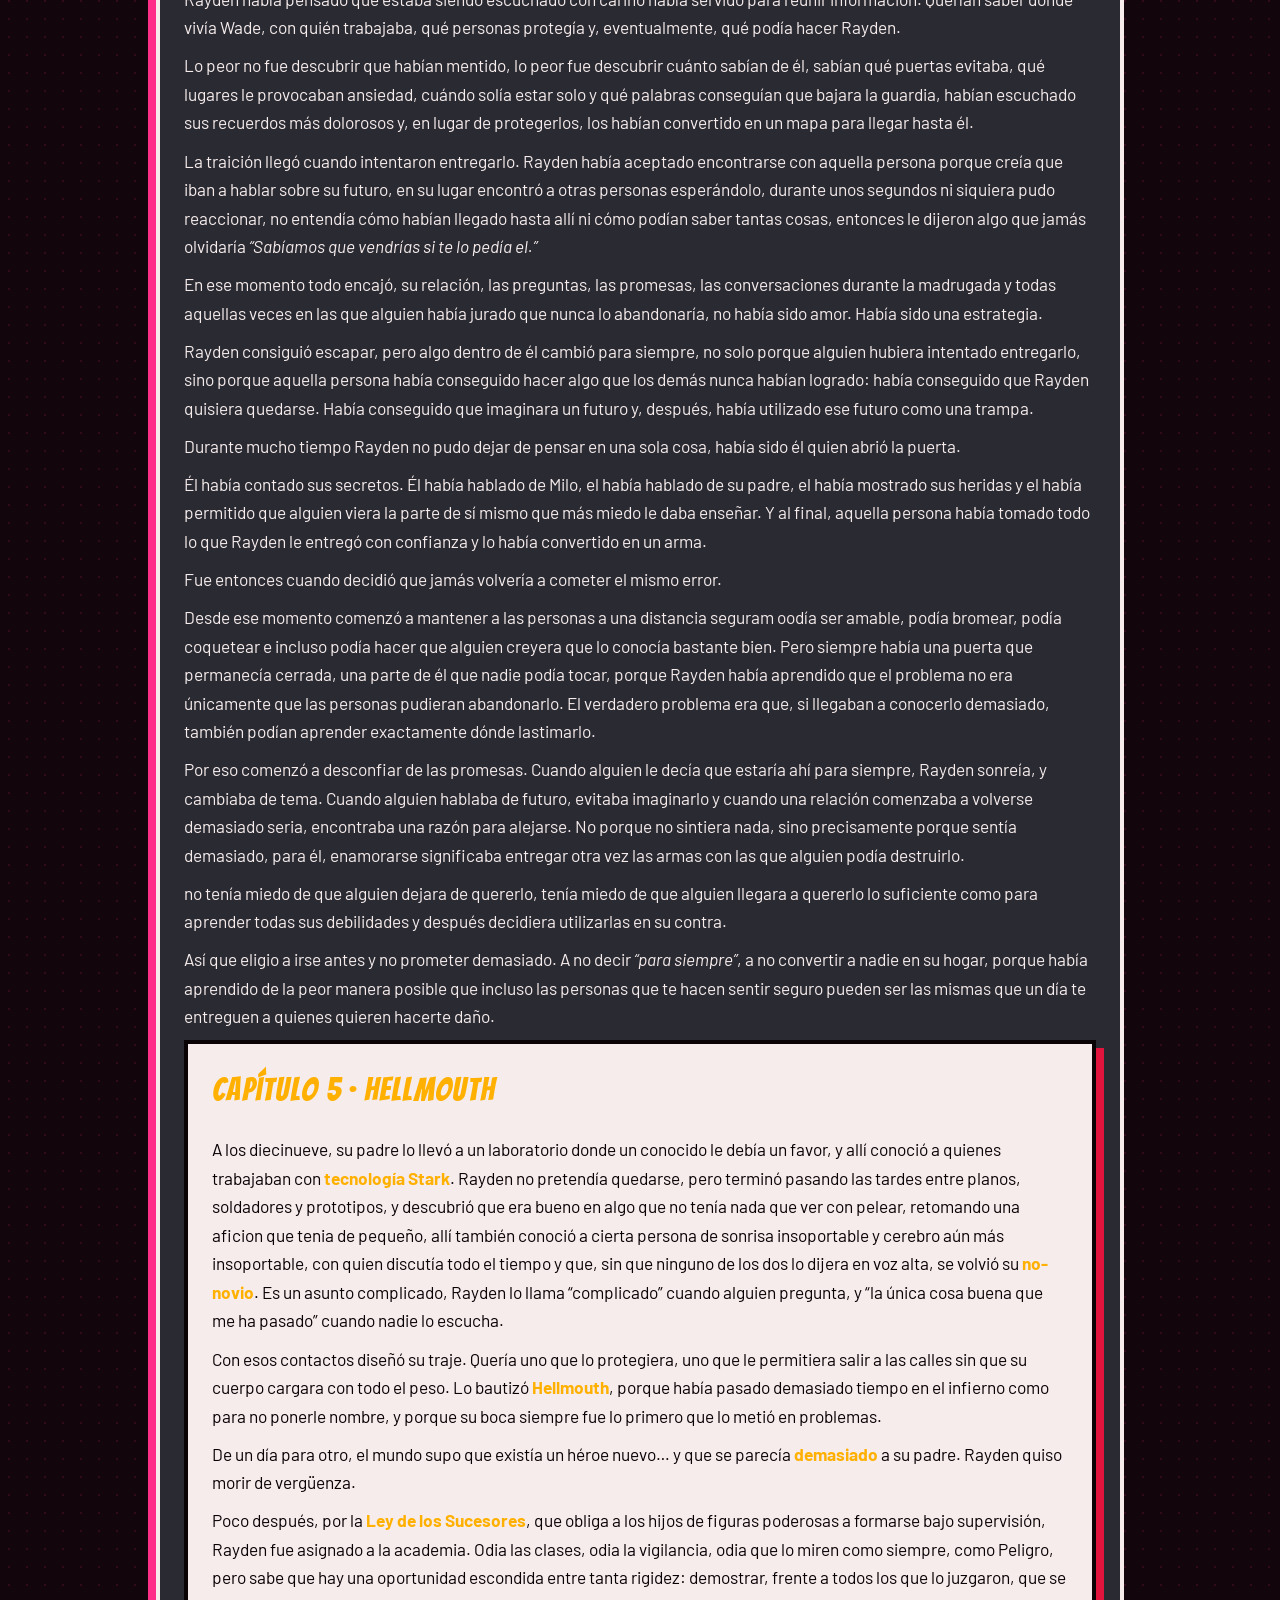
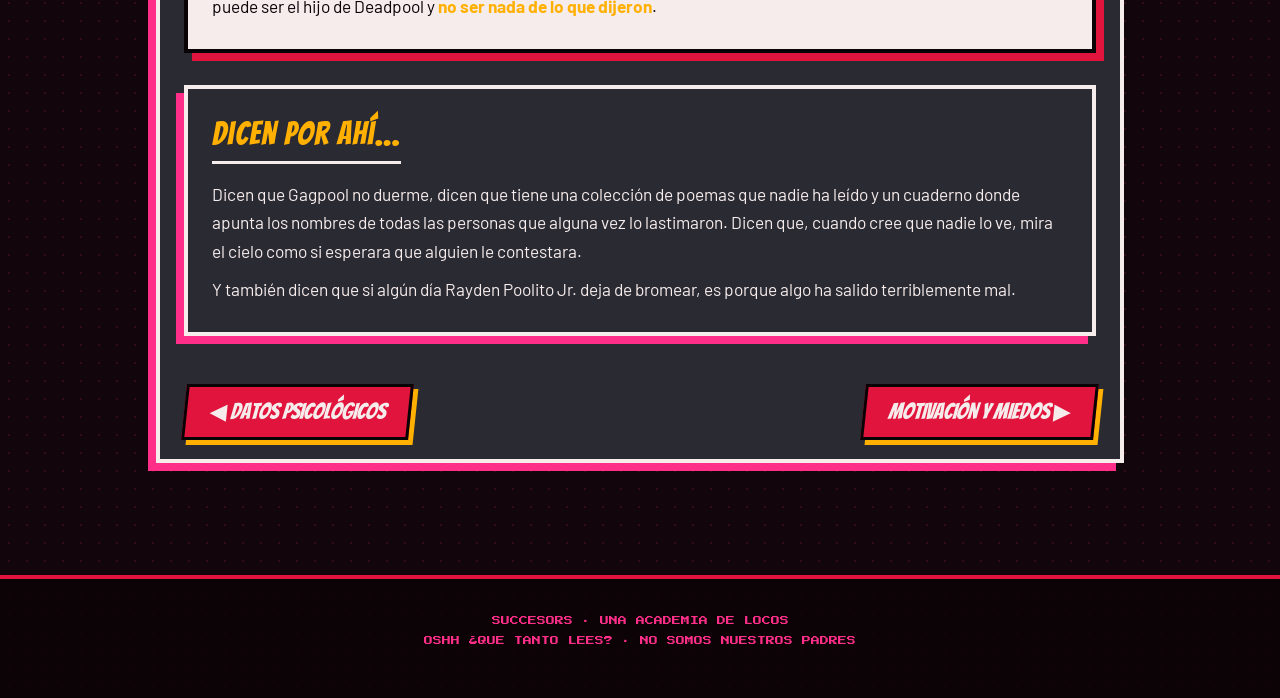
<file: historia.html>
<!DOCTYPE html>
<html lang="es"><head><meta charset="utf-8"><meta name="viewport" content="width=device-width,initial-scale=1">
<title>Historia | Succesorrs</title>
<meta name="description" content="Succesorrs: archivo de Rayden Poolito Jr. (Hellmouth / Gagpool)">
<link rel="preconnect" href="https://fonts.googleapis.com"><link rel="preconnect" href="https://fonts.gstatic.com" crossorigin>
<link href="https://fonts.googleapis.com/css2?family=Bangers&family=Barlow:wght@400;600&family=Press+Start+2P&display=swap" rel="stylesheet">
<link rel="stylesheet" href="css/style.css"></head><body>
<main><span class="tag">FICHA · FLASHBACKS</span><h1 class="title glitch" data-t="HISTORIA">HISTORIA</h1>
<!-- ★ Cambia estas cuatro imágenes en js/imagenes.js, dentro de historia. -->
<section class="story-photo-grid" data-image-gallery="historia" aria-label="Imágenes de la historia"></section>
<div class="panel"><h2>Capítulo 1 · Un niño y un apellido</h2>
<p>Rayden creció en un departamento diminuto de Nueva York donde el refrigerador siempre tenía cereal y una cantidad innecesaria de salsa picante. Su padre no era como los padres de los demás, siempre hablaba con groserias, se estaba peleando con meido mundo, y no siempre estaba en casa, tampoco es que tiviera un trabajo normal y de vez en cuando volvía a casa completamente destruido, aun así, nunca le faltó nada. Wade era un desastre, pero era <b>su</b> desastre, y se esforzaba en su extraña manera de demostrarlo, le enseñaba trucos con cuchillos antes de que aprendiera a leer, lo despertaba para ver películas malas.</p>
<p>Las otras personas, en cambio, lo trataron desde pequeño como si ya estuviera en el infierno, en la escuela, los padres susurraban en la puerta y los niños se apartaban en el comedor. Escuchó la palabra “<b>asesino</b>” de forma habitual y siempre iba acompañada de otra frase “Va a ser igual que su padre.” Al principio no entendía qué querían decir. Después sí.</p>
<p>Como nadie quería sentarse con él, aprendió a construir sus propios compañeros, no es un genio ni parecido, pero tenia bastnate timepo para experiemntar, a los ocho años un robot que decía “¡TACOS!” con la voz de Wade cada vez que alguien abría la puerta, era horrible y funcionaba. Fue su primera invención y la primera vez que alguien, aunque fuera un montón de chatarra, se alegró de verlo, ademas de papa claro.</p>
<p>Hubo dos excepciones. La primera fue <b>Milo Mikman</b>, el niño del piso de abajo, que a los siete años se sentó a su lado en el comedor, le robó una galleta y dijo “eres raro, me caes bien”. Fue la primera amistad de su vida y, durante años, la única, la segunda llegó más tarde, cuando Wade usó una excusa absurda para arrastrar a Rayden a un tejado donde cierto héroe vestido de rojo y azul patrullaba, eventualmente y bajo otras circunstancias mas adelante conoció al <b>hijo de Spider-Man</b>, un chico brillante que le ayudó en mas de un sentido y no pareció notar nada raro en él. Spider-Man, por cierto, fue tan amable que Wade tardó semanas en recuperarse de su crush platónico.</p></div>
<div class="panel dark"><h2>Capítulo 2 · Los puños</h2>
<p>A los doce años dejó de aguantar, simplemente no podia mucho mas, las burlas habían crecido junto con él, y con ellas los rumores, aquellos donde decian que su padre había matado a familias enteras, que Rayden robaba, que Rayden “ya había matado a alguien”, historias tan horribles que a veces ni él podía entender de dónde las sacaban. Cada vez que alguien hablaba mal de Wade, algo en su pecho se encendía y, como no podía callarse, <b>respondía con los puños</b>.</p>
<p>Peleó contra chicos más grandes, más fuertes y más numerosos, y perdió casi siempre. Más de una vez volvió a casa con el labio partido, las costillas moradas y una sonrisa de pura terquedad, y a Wade le tocó curarlo. “La próxima vez, pega primero”, le decía. Rayden pensaba, con una claridad dolorosa, que su padre nunca había entendido, el problema <b>no era que no supiera pelear, era que no quería hacerlo</b> y sin embargo las personas lo estaban obligando, y a pesar de que no era su culpa, el era quien quedaba como el verdadero villano.</p>
<p>Para todos, Rayden era el hijo del asesino que además se peleaba, y eso bastó para convencerlos de que se lo merecia, los golpes dejaron de ser peleas y se volvieron palizas en callejones, con testigos que miraban hacia otro lado, fue la época en que más aprendió a no <b>confiar en nadie</b>.</p></div>
<div class="panel"> <h2>Capítulo 3 · El contenedor</h2>
<p>Rayden tenía probablemente doce o trece años cuando un extraño ingresó a su hogar, por aquel entonces todavía dormía profundamente, era una de las pocas cosas que se le daban bien. Podía quedarse dormido en cualquier parte, con cualquier ruido de fondo, porque había aprendido desde pequeño que mientras estuviera en casa, mientras su padre estuviera cerca, no había nada de lo que preocuparse. Hasta aquella noche.</p>
<p>Primero escuchó un golpe y luego gritos. Rayden abrió los ojos de golpe y durante unos segundos permaneció inmóvil, confundido, intentando entender qué estaba ocurriendo, su habitación estaba completamente oscura y su corazón comenzó a latir con fuerza, volvió a escuchar la voz de su padre y esta vez la reconoció, fue entonces cuando el miedo apareció.</p>
<p>Se levantó de la cama sin siquiera ponerse los zapatos y salió corriendo al pasillo, bajó las escaleras tan rápido como sus piernas se lo permitían, agarrándose del barandal para no caer, mientras intentaba convencerse de que seguramente no era nada. Pero sí era algo. Su padre estaba peleando con un hombre, nunca olvidaría la expresión que tenía Wade aquella noche. No era la misma cara que ponía cuando volvía a casa después de un trabajo. No era el hombre bromista, exagerado y aparentemente despreocupado que conocía, su rostro estaba inundado de una emocion que era miedo, un miedo que intentaba esconder.</p>
<p>—¡Corre! —le gritó Wade.</p>
<p>Rayden no preguntó por qué. No preguntó quién era aquel hombre ni qué estaba pasando, simplemente corrió, porque confiaba en su padre. Corrió porque Wade jamás le había pedido algo con aquella desesperación y porque, incluso a esa edad, comprendió que había situaciones en las que hacer preguntas podía significar perder segundos que no se tenían, pero no fue suficientemente rápido.</p>
<p>Después de eso, sus recuerdos se vuelven raros y difusos, una mano sujetándolo, la voz de su padre gritando, una puerta cerrándose, el sonido de un motor y la sensación de tener las muñecas sujetas, recuerda haberse aferrado a Wade durante todo el camino, había enterrado la cara contra su pecho y apretado la tela de su ropa con tanta fuerza que le dolían los dedos. Wade le decía que todo estaría bien, lo repetía una y otra vez, pero su voz temblaba, y el sabía que cuando su padre mentía para protegerlo, siempre hacía eso...</p>
<p>El lugar al que los llevaron parecía un laboratorio, había luces demasiado blancas, y habia un olor extraño que Rayden no pudo identificar, algo químico, algo que, muchos años después, todavía sería capaz de reconocer con los ojos cerrados. Lo separaron de su padre y ese fue el primer momento en el que realmente entró en pánico, porque hasta entonces Wade había estado ahí y mientras Wade estuviera ahí, aunque tuviera miedo y aunque no entendiera nada, Rayden sentía que todavía podía estar a salvo.</p>
<p>Entonces unas manos lo apartaron —¡Papá! —gritó. Wade respondió desde el otro lado y Rayden recuerda haber intentado volver hacia él, haber llorado, haber pataleado y haber sentido que lo arrancaban de la única persona que podía protegerlo, recuerda que su padre también gritaba y, sobre todo, recuerda haber escuchado a Wade suplicar.</p>
<p>Después lo ataronm era una mesa fría, con correas alrededor de sus muñecas, una luz directamente sobre sus ojos, de un moemnto a otro y sin aviso llegó el <b>dolor</b>. Mucho dolor. Un dolor que no sabía que un cuerpo humano podía soportar. Su vista comenzó a llenarse de pequeñas estrellas de coloresm estaba a punto de perder el conocimiento. Intentó respirar peor no podia, no podia gritar y su garganta apenas produjo sonido.</p>
<p>Entonces sentia como el cuchillo atravezaba la carne y como su cuerpo entero se tensó y durante unos segundos el mundo pareció desaparecer. Solo existía el dolor, dolor, dolor DOLOR, recuerda haber pensado que iba a morir, y lo acepto rapidmente casi con entusiasmo, <i>Voy a morir.</i> Y durante un instante aquello incluso le pareció sencillo.</p>
<p>Sin embargo, despertó acurrucado entre los brazos de su padre. Lo primero que sintió fue calor y lo segundo, una mano acariciándole el cabello, lo tercero fueron lágrimas. Muchas lágrimas. Wade lo sostenía contra su pecho como si tuviera miedo de volver a soltarlo.</p>
<p>—Te amo —le dijo, con la voz rota— Te amo muchísimo, ¿me escuchas?—</p>
<p>Su padre siguió hablándole. Le dijo cosas que Rayden nunca había escuchado de él, cosas hermosas y sencillas. Le recordó lo orgulloso que estaba de él, lo importante que era, lo mucho que había cambiado su vida desde que nació y cuánto lo amaba. Rayden apenas podía mantener los ojos abiertos, pero permaneció allí escuchándolo porque era agradable, no se quejó, no preguntó, solo escuchó. Fue probablemente la primera vez en su vida que su padre agradeció algo que, en cualquier otra circunstancia, habría considerado una maldición.</p>
<p>Había heredado los poderes de curación de su padre, su sangre había transmitido aquella habilidad de alguna manera y gracias a eso estaba vivo. Wade no dejaba de llorar y el, lo miró sin comprender del todo por qué hasta que vio la expresión de su padre. Wade ya lo sospechaba, tal vez desde antes, pero aquella noche había tenido que confirmarlo, ojala hubiera sido en circunstancias muy diferentes.</p>
<p>Porque sabía exactamente lo que significaba, significaba que algún día alguien descubriría que Rayden también podía curarse y, cuando eso ocurriera, también descubrirían que podían hacerle cualquier cosa. Mientras pudiera sobrevivir, siempre habría alguien dispuesto a intentarlo.</p>
<p>El segundo incidente ocurrió cuando Rayden tenía quince años. Esta vez no fue un laboratorio, fue un contrato que salió mal. No fue culpa de Wade y nunca lo sería, Rayden lo sabía. Aun así, durante mucho tiempo una parte de él quiso culparlo, no porque creyera que su padre hubiera hecho algo malo, sino porque necesitaba encontrar un lugar donde colocar todo aquel dolor, era más sencillo pensar que alguien tenía la culpa que aceptar que algunas tragedias simplemente ocurren. Al final del día, su padre era un sicario, un mercenario, un héroe a su manera o algo parecido, y aquello era parte de los riesgos que venían con su oficio, pero saberlo nunca hizo que doliera menos.</p>
<p>Una tarde de invierno, a la salida de la escuela, una furgoneta se detuvo junto a Rayden y Milo. Rayden apenas tuvo tiempo de reaccionar y los hombres que bajaron no parecían tener prisa, y eso fue lo que más miedo le dio. No estaban desesperados ni furiosos, estaban tranquilos, como si aquello fuera simplemente un trabajo más, tenían una deuda con Wade y habían decidido cobrarla utilizando aquello que más le dolería perder,, a su hijo.</p>
<p>Los mantuvieron encerrados en un <b>contenedor de carga</b>, sin ventanas, con la puerta soldada y una única rendija por donde entraba un hilo de luz. El frío se metía por la ropa, el suelo de metal estaba helado y el aire olía a óxido, sangre y humedad, durante las primeras horas Rayden intentó convencerse de que Wade los encontraría, tenía que hacerlo. Siempre lo hacía.</p>
<p>—Va a venir —le repetía a Milo.</p>
<p>—Sí—</p>
<p>—Nos va a encontrar—</p>
<p>—Sí—</p><p>Pero cada vez que lo decía, la voz le sonaba menos segura.</p> <p>Los hombres entraban de vez en cuando. Los golpeaban, los amenazaban y grababan videos que después enviarían a Wade. Querían que sufriera, querían que viera lo que estaban haciendo y entendiera que todo aquello era consecuencia de sus decisiones, entonces uno de ellos decidió comprobar si los rumores eran ciertos.</p>
<p>Rayden recuerda el cuchillo, el brillo de la hoja y recuerda que, incluso antes de que lo tocaran, ya sabia exactamente lo que iba a ocurrir. Cuando la hoja atravesó su cuerpo volvió a sentir lo mismo, el mismo fuego, la misma presión, la misma desesperación, solo que esta vez era consciente de lo que significaba. Sabía que no iba a morir y eso fue lo peor, porque descubrió que tener la certeza de sobrevivir no hacía que el dolor desapareciera, solo eliminaba la esperanza de que algún día terminara.</p>
<p>Pasaron horas en las que aquellos hombres lo observaban, esperaban y experimentaban, como si Rayden no fuera una persona sino una cosa, cuando finalmente la herida comenzó a cerrarse, uno de ellos se quedó mirándolo con una fascinación que Rayden jamás logró comprender. Él había visto a personas hacerle eso a Wade y siempre había odiado aquella mirada, la curiosidad, la fascinación, el deseo de comprobar cuánto podía soportar alguien antes de suplicar, ahora esa mirada estaba dirigida hacia él.</p>
<p>Rayden solo podía pensar una cosa, <i>¿por qué?</i> ¿Qué tenía de interesante verlo sufrir? ¿Por qué la gente parecía olvidar que debajo de aquella sangre había una persona? Nunca había entendido por qué algunos encontraban tan fascinante apuñalar a su padre solo porque sabían que podía curarse. Ahora que le ocurría a él, seguía sin entenderlo.</p>
<p>Pero Milo no tuvo la misma suerte. En un intento de proteger a Rayden cuando los hombres decidieron volver a comenzar con la tortura, Milo se interpuso. Fue un movimiento pequeño, instintivo y se interpuso entre ellos y Rayden, y eso fue suficiente. Los hombres se cansaron o quizá simplemente decidieron que ya habían demostrado su punto, nunca supo cuál de las dos cosas fue.</p>
<p>Solo recuerda haber gritado, haber intentado moverse, haber sentido las cuerdas apretándole las muñecas y ecuerda haberse esforzado MUCHO, pero no pudo.</p> <p>Milo murió frente a él.</p>
<p>Rayden gritó hasta quedarse sin vozm dspués llegó el silencio, un silencio horrible, uno que parecía tragarse todo el aire del contenedor y lo dejaron allí durante horas, solo, con el cuerpo de su mejor amigo a centímetros. Rayden no queria mirarlo, pero tampoco podía apartar los ojos, se repetía lo mismo una y otra vez: <i>debí ser yo</i>. <i>Debí ser yo.</i> <i>Yo soy el que no puede morir.</i></p>
<p>solo le enseño que ser incapaz de morir no significaba ser incapaz de perder. Podía sobrevivir a una herida, podía sobrevivir a una bala, podía sobrevivir a un cuchillo, pero no podía hacer que las personas que amaba sobrevivieran con él. Y esa era una herida que su sangre no podía cerrar.</p>
<p>Wade llegó al tercer día, recuerda el sonido de un golpe, después otro y finalmente la puerta del contenedor saliendo despedida, Wade la había arrancado con las manos desnudas. Pero Rayden apenas pudo reconocerlo, su padre estaba cubierto de sangre y tenía los ojos abiertos de una manera que Rayden nunca había visto, estaba <b>aterrado</b>. Realmente aterrado.</p>
<p>Cuando encontró a su hijo, se quedó completamente quieto durante unos segundos, ninguno de los dos dijo nada. Después Wade corrió hacia él y lo rodeó con sus brazos,  recuerda haber escuchado su nombre y recuerda que alguien lloraba, aunque no sabe si era Wade o él.</p>
<p>Tampoco recuerda quién lo sacó del contenedor, a veces cree que fue su padre y otras veces cree recordar la silueta de Spider-Man entre la luz. Quizá fueron ambos, quizá su memoria simplemente decidió protegerlo de recordar demasiado, lo único que recuerda con absoluta claridad es la luz de la mañana, cuando después de tres días de oscuridad, el sol le quemó los ojos y Rayden los cerró con fuerza.</p>
<p>Mientras alguien lo sostenía entre sus brazos, solo pudo pensar una cosa: <i>estoy vivo.</i> Y después llegó el pensamiento que lo acompañaría durante años.</p>
<p><i>No debería estarlo.</i></p> </div>

<div class="panel dark"> <h2>Capítulo 4 · Los años en silencio</h2>
<p>Después vino lo que nadie ve en los noticieros, donde no hubo nadie que preguntara qué ocurre después de sobrevivir. Solo hubo una casa demasiado silenciosa, una habitación con las cortinas cerradas, una cama en la que Rayden pasaba horas mirando el techo y un adolescente que ya no sabía cómo regresar a ser quien había sido antes.</p>
<p>Durante seis semanas no pronunció una palabra, no porque hubiera perdido la capacidad de hablar, sino porque no encontraba ninguna palabra que pudiera explicar lo que sentía ¿Cómo se explica haber visto morir a tu mejor amigo? ¿Cómo se explica sentir culpa por seguir respirando? ¿Cómo se le dice a alguien que cada vez que cierras los ojos vuelves a estar dentro de aquel contenedor? No había palabras para eso. Así que permaneció callado.</p>
<p>Durante meses apenas durmió y, cuando lo hacía, despertaba paralizado, con los ojos abiertos, el pecho aplastado y las manos buscando desesperadamente algo que no estaba ahí. A veces despertaba convencido de que seguía encerrado, otras veces podía escuchar la voz de Milo. Algunas noches incluso creía sentir el frío del suelo metálico bajo su espalda y siempre ocurría lo mismo: la respiración se aceleraba, el corazón comenzaba a golpearle su pecho y Rayden buscaba la puerta, siempre la puerta.</p>
<p>Necesitaba comprobar que podía abrirla, necesitaba tocar el picaporte, necesitaba saber que podía salir. Era una necesidad casi irracional. Incluso años después, cuando alguien cerraba una puerta demasiado fuerte o permanecía demasiado tiempo en una habitación sin ventanas, una parte de él volvía a tener quince años y esperaba que la puerta no volviera a abrirse.</p>
<p>Los médicos hablaron de <b>estrés postraumático</b>. Hablaron de <b>depresión severa</b>, de terapia, medicación, descanso y tiempo, escuchaba aquellas palabras y pensaba que eran ridículas. Su cuerpo podía curarse en minutos, entonces, ¿por qué su cabeza no podía hacerlo? ¿Por qué la herida del cuchillo había desaparecido y la muerte de Milo seguía sangrando? Se sentía como un fraude, como un monstruo, como una broma cruel de la naturaleza, había sobrevivido a algo que lo habia matado y, aun así, no podía salvarse de los recuerdos.</p>
<p>Wade no sabía qué hacer y por primera vez en mucho tiempo, tampoco fingió saberlo. Se sentaba afuera de la habitación, a veces durante minutos y otras durante horas, no entraba si Rayden no quería, no lo obligaba a hablar y no le decía que todo estaría bien, porque ninguno de los dos creía que todo estuviera bien.</p>
<p>En ocasiones intentaba hacer algún comentario absurdo, una broma o alguna estupidez para conseguir que Rayden reaccionara. Nunca funcionaba, hasta que una noche Wade simplemente se quedó sentado frente a la puerta y suspiró.</p>
<p>—Yo tampoco sé qué hacer — Murmuro y</p><p>Rayden levantó ligeramente la mirada.</p>
<p>Wade se pasó una mano por el rostro</p> <p>—No sé cómo arreglar esto y odio no saber hacerlo,  perdoname —</p>
<p>Rayden no respondió. Pero por primera vez en semanas no volvió a cerrar los ojosk era agardable que alguien no intentaba arreglarlo. Wade simplemente estaba admitiendo que tampoco sabía cómo sobrevivir a aquello.</p>
<p>Quien realmente comenzó a sacarlo del pozo, centímetro a centímetro, fue alguien muy especial, alguien que aparecía cada día después de clases con una mochila colgada del hombro y que nunca preguntaba si podía entrar. Simplemente aparecía, se sentaba a su lado y hacía la tarea.</p>
<p>Al principio Rayden no entendía por qué pero después dejó de preguntárselo. Hablaba de ciencia, de música, de profesores insoportables y de cosas completamente insignificantes y eso era precisamente lo que Rayden necesitaba.</p>
<p>Hasta que un día aparecio una guitarra sobre su cama.</p>
<p>Rayden se quedó mirándola durante varios segundos y la reconoció inmediatamente. Era la guitarra de Milo.</p>
<p>La madre de Milo había querido que la tuviera, al principio Rayden no quiso tocarla, sentía que hacerlo era como tocar algo que no le pertenecía, como si estuviera robando una parte de su amigo. La guitarra permaneció allí durante semanas, acumulando polvo, hasta que una tarde Rayden finalmente extendió la mano.</p>
<p>Sus dedos temblaban, la tocó y entonces lloró. Lloró durante horas enteras, no intentó detenerse, simplemente dejó que todo saliera. Después tomó aire y aprendió su primera canción completa.</p>
<p>No porque quisiera convertirse en músico, sino porque necesitaba encontrar una manera de mantener a Milo con él sin tener que permanecer atrapado en el día de su muerte. La música se convirtió en eso: un recuerdo que no dolía siempre, un lugar donde podía extrañarlo sin volver a aquel contenedor.</p>
<p>Con el tiempo volvió a salir, volvió a caminar por las calles, volvió a la escuela y volvió a reír, al principio la risa le parecía extraña, casi culpable, como si reír significara que estaba olvidando a Milo. Pero poco a poco comprendió que no era así, podía extrañarlo y seguir viviendo, podía recordarlo y aun así ser feliz, podía sobrevivir sin convertir la supervivencia en un castigo.</p>
<p>Pero algunas cosas nunca volvieron a ser iguales. Especialmente el amor.</p>
<p>Durante un tiempo Rayden creyó que quizá una relación podía ser precisamente lo que necesitaba, alguien que estuviera ahí por decisión propia, alguien que pudiera conocerlo de verdad y aun así elegir quedarse, justo a los 17 reocnocio que esa perosna especial que le ayudo tanto valia la pena, por lo que se permitió bajar la guardia, fue  lento. Primero fueron conversaciones después de clases, mensajes a altas horas de la noche y pequeñas cosas que Rayden normalmente habría considerado demasiado íntimas. Después comenzaron las preguntas sobre su familia, sobre Wade, sobre su infancia y sobre lo que amaba</p>
<p>Rayden tardó mucho en darse cuenta de que aquellas preguntas no eran simples muestras de interés. Pensó que la otra persona quería conocerlo, pensó que quería entenderlo. Y, quizá por primera vez, comenzó a contar cosas que nunca había contado, le habló de Milo, del contenedor, incluso terminó confesando algo que prácticamente nadie sabía, que él también podía curarse.</p>
<p>Fue la primera vez que Rayden le entregó a alguien todas las partes de sí mismo que normalmente mantenía escondidas. No solo le contó sus secretos, le contó sus miedos, le explicó que odiaba los lugares cerrados, que despertaba algunas noches convencido de que seguía atrapado, que no soportaba que alguien se colocara detrás de él sin avisar y que la idea de perder a otra persona le provocaba una clase de miedo que no sabía explicar. Incluso llegó a imaginar una vida en la que aquella persona siguiera a su lado.</p>
<p>Y eso fue exactamente lo que utilizaron en su contra.</p>
<p>Rayden descubrió que la relación nunca había sido completamente sincera, aquella persona se había acercado a él deliberadamente para conseguir información sobre Wade, cada pregunta, cada conversación y cada momento en el que Rayden había pensado que estaba siendo escuchado con cariño había servido para reunir información. Querían saber dónde vivía Wade, con quién trabajaba, qué personas protegía y, eventualmente, qué podía hacer Rayden.</p>
<p>Lo peor no fue descubrir que habían mentido, lo peor fue descubrir cuánto sabían de él, sabían qué puertas evitaba, qué lugares le provocaban ansiedad, cuándo solía estar solo y qué palabras conseguían que bajara la guardia, habían escuchado sus recuerdos más dolorosos y, en lugar de protegerlos, los habían convertido en un mapa para llegar hasta él.</p>
<p>La traición llegó cuando intentaron entregarlo. Rayden había aceptado encontrarse con aquella persona porque creía que iban a hablar sobre su futuro, en su lugar encontró a otras personas esperándolo, durante unos segundos ni siquiera pudo reaccionar, no entendía cómo habían llegado hasta allí ni cómo podían saber tantas cosas, entonces le dijeron algo que jamás olvidaría <i>“Sabíamos que vendrías si te lo pedía el.”</i></p>
<p>En ese momento todo encajó, su relación, las preguntas, las promesas, las conversaciones durante la madrugada y todas aquellas veces en las que alguien había jurado que nunca lo abandonaría, no había sido amor. Había sido una estrategia.</p>
<p>Rayden consiguió escapar, pero algo dentro de él cambió para siempre, no solo porque alguien hubiera intentado entregarlo, sino porque aquella persona había conseguido hacer algo que los demás nunca habían logrado: había conseguido que Rayden quisiera quedarse. Había conseguido que imaginara un futuro y, después, había utilizado ese futuro como una trampa.</p>
<p>Durante mucho tiempo Rayden no pudo dejar de pensar en una sola cosa, había sido él quien abrió la puerta.</p>
<p>Él había contado sus secretos. Él había hablado de Milo, el había hablado de su padre, el había mostrado sus heridas y el había permitido que alguien viera la parte de sí mismo que más miedo le daba enseñar. Y al final, aquella persona había tomado todo lo que Rayden le entregó con confianza y lo había convertido en un arma.</p>
<p>Fue entonces cuando decidió que jamás volvería a cometer el mismo error.</p>
<p>Desde ese momento comenzó a mantener a las personas a una distancia seguram oodía ser amable, podía bromear, podía coquetear e incluso podía hacer que alguien creyera que lo conocía bastante bien. Pero siempre había una puerta que permanecía cerrada, una parte de él que nadie podía tocar, porque Rayden había aprendido que el problema no era únicamente que las personas pudieran abandonarlo. El verdadero problema era que, si llegaban a conocerlo demasiado, también podían aprender exactamente dónde lastimarlo.</p>
<p>Por eso comenzó a desconfiar de las promesas. Cuando alguien le decía que estaría ahí para siempre, Rayden sonreía, y cambiaba de tema. Cuando alguien hablaba de futuro, evitaba imaginarlo y cuando una relación comenzaba a volverse demasiado seria, encontraba una razón para alejarse. No porque no sintiera nada, sino precisamente porque sentía demasiado, para él, enamorarse significaba entregar otra vez las armas con las que alguien podía destruirlo.</p> <p>no tenía miedo de que alguien dejara de quererlo, tenía miedo de que alguien llegara a quererlo lo suficiente como para aprender todas sus debilidades y después decidiera utilizarlas en su contra.</p>
<p>Así que eligio a irse antes y no prometer demasiado. A no decir <i>“para siempre”</i>, a no convertir a nadie en su hogar, porque había aprendido de la peor manera posible que incluso las personas que te hacen sentir seguro pueden ser las mismas que un día te entreguen a quienes quieren hacerte daño.</p>
<div class="panel"><h2>Capítulo 5 · Hellmouth</h2>
<p>A los diecinueve, su padre lo llevó a un laboratorio donde un conocido le debía un favor, y allí conoció a quienes trabajaban con <b>tecnología Stark</b>. Rayden no pretendía quedarse, pero terminó pasando las tardes entre planos, soldadores y prototipos, y descubrió que era bueno en algo que no tenía nada que ver con pelear, retomando una aficion que tenia de pequeño, allí también conoció a cierta persona de sonrisa insoportable y cerebro aún más insoportable, con quien discutía todo el tiempo y que, sin que ninguno de los dos lo dijera en voz alta, se volvió su <b>no-novio</b>. Es un asunto complicado, Rayden lo llama “complicado” cuando alguien pregunta, y “la única cosa buena que me ha pasado” cuando nadie lo escucha.</p>
<p>Con esos contactos diseñó su traje. Quería uno que lo protegiera, uno que le permitiera salir a las calles sin que su cuerpo cargara con todo el peso. Lo bautizó <b>Hellmouth</b>, porque había pasado demasiado tiempo en el infierno como para no ponerle nombre, y porque su boca siempre fue lo primero que lo metió en problemas.</p>
<p>De un día para otro, el mundo supo que existía un héroe nuevo… y que se parecía <b>demasiado</b> a su padre. Rayden quiso morir de vergüenza.</p>
<p>Poco después, por la <b>Ley de los Sucesores</b>, que obliga a los hijos de figuras poderosas a formarse bajo supervisión, Rayden fue asignado a la academia. Odia las clases, odia la vigilancia, odia que lo miren como siempre, como Peligro, pero sabe que hay una oportunidad escondida entre tanta rigidez: demostrar, frente a todos los que lo juzgaron, que se puede ser el hijo de Deadpool y <b>no ser nada de lo que dijeron</b>.</p></div>
<div class="panel dark"><h2>Dicen por ahí…</h2>
<p>Dicen que Gagpool no duerme, dicen que tiene una colección de poemas que nadie ha leído y un cuaderno donde apunta los nombres de todas las personas que alguna vez lo lastimaron. Dicen que, cuando cree que nadie lo ve, mira el cielo como si esperara que alguien le contestara.</p>
<p>Y también dicen que si algún día Rayden Poolito Jr. deja de bromear, es porque algo ha salido terriblemente mal.</p></div>
<div class="pager"><a class="btn" href="psicologicos.html">◀ Datos psicológicos</a><a class="btn" href="motivacion.html">Motivación y miedos ▶</a></div></main>
<script src="js/imagenes.js"></script><script src="js/main.js"></script></body></html>
</file>
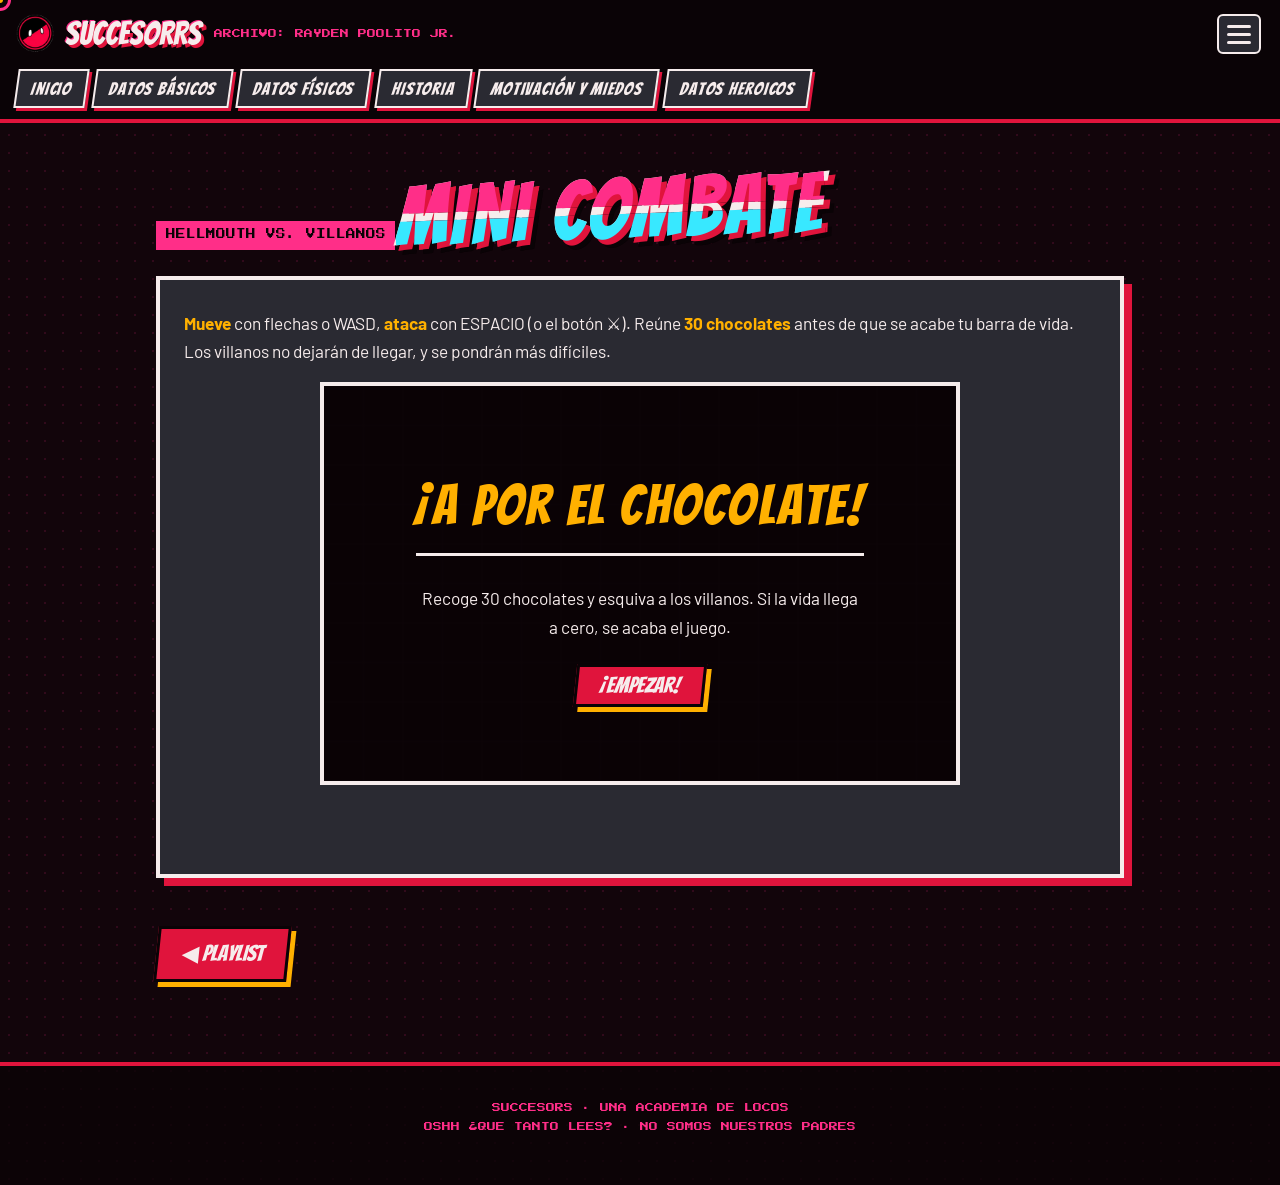
<file: juego.html>
<!DOCTYPE html>
<html lang="es"><head><meta charset="utf-8"><meta name="viewport" content="width=device-width,initial-scale=1">
<title>Mini combate | Succesorrs</title>
<meta name="description" content="Succesorrs: archivo de Rayden Poolito Jr. (Hellmouth / Gagpool)">
<link rel="preconnect" href="https://fonts.googleapis.com"><link rel="preconnect" href="https://fonts.gstatic.com" crossorigin>
<link href="https://fonts.googleapis.com/css2?family=Bangers&family=Barlow:wght@400;600&family=Press+Start+2P&family=Quicksand:wght@500;700&display=swap" rel="stylesheet">
<link rel="stylesheet" href="css/style.css"></head><body>
<main><span class="tag">HELLMOUTH VS. VILLANOS</span><h1 class="title glitch" data-t="MINI COMBATE">MINI COMBATE</h1>
<div class="panel dark"><p><b>Mueve</b> con flechas o WASD, <b>ataca</b> con ESPACIO (o el botón ⚔). Reúne <b>30 chocolates</b> antes de que se acabe tu barra de vida. Los villanos no dejarán de llegar, y se pondrán más difíciles.</p>
<div class="game-stage"><canvas id="cv" width="640" height="400" aria-label="Mini combate de Hellmouth"></canvas>
<div class="game-screen" id="game-screen"><h2 id="screen-title">¡A por el chocolate!</h2><p id="screen-message">Recoge 30 chocolates y esquiva a los villanos. Si la vida llega a cero, se acaba el juego.</p><button class="btn" id="go">¡Empezar!</button></div></div>
<div id="res" class="bang" style="text-align:center;font-size:1.7rem;color:#ffb000;min-height:3.4rem"></div>
<div class="game-controls" id="game-controls" hidden>
<div style="display:grid;grid-template-columns:repeat(3,52px);gap:4px"><span></span><button class="btn" data-k="arrowup" style="padding:.2rem">▲</button><span></span><button class="btn" data-k="arrowleft" style="padding:.2rem">◀</button><button class="btn" data-k="arrowdown" style="padding:.2rem">▼</button><button class="btn" data-k="arrowright" style="padding:.2rem">▶</button></div>
<button class="btn" data-k="atk">Atacar</button></div></div>
<div class="pager"><a class="btn" href="playlist.html">◀ Playlist</a><span></span></div></main>
<script src="js/juego.js"></script><script src="js/main.js"></script></body></html>
</file>
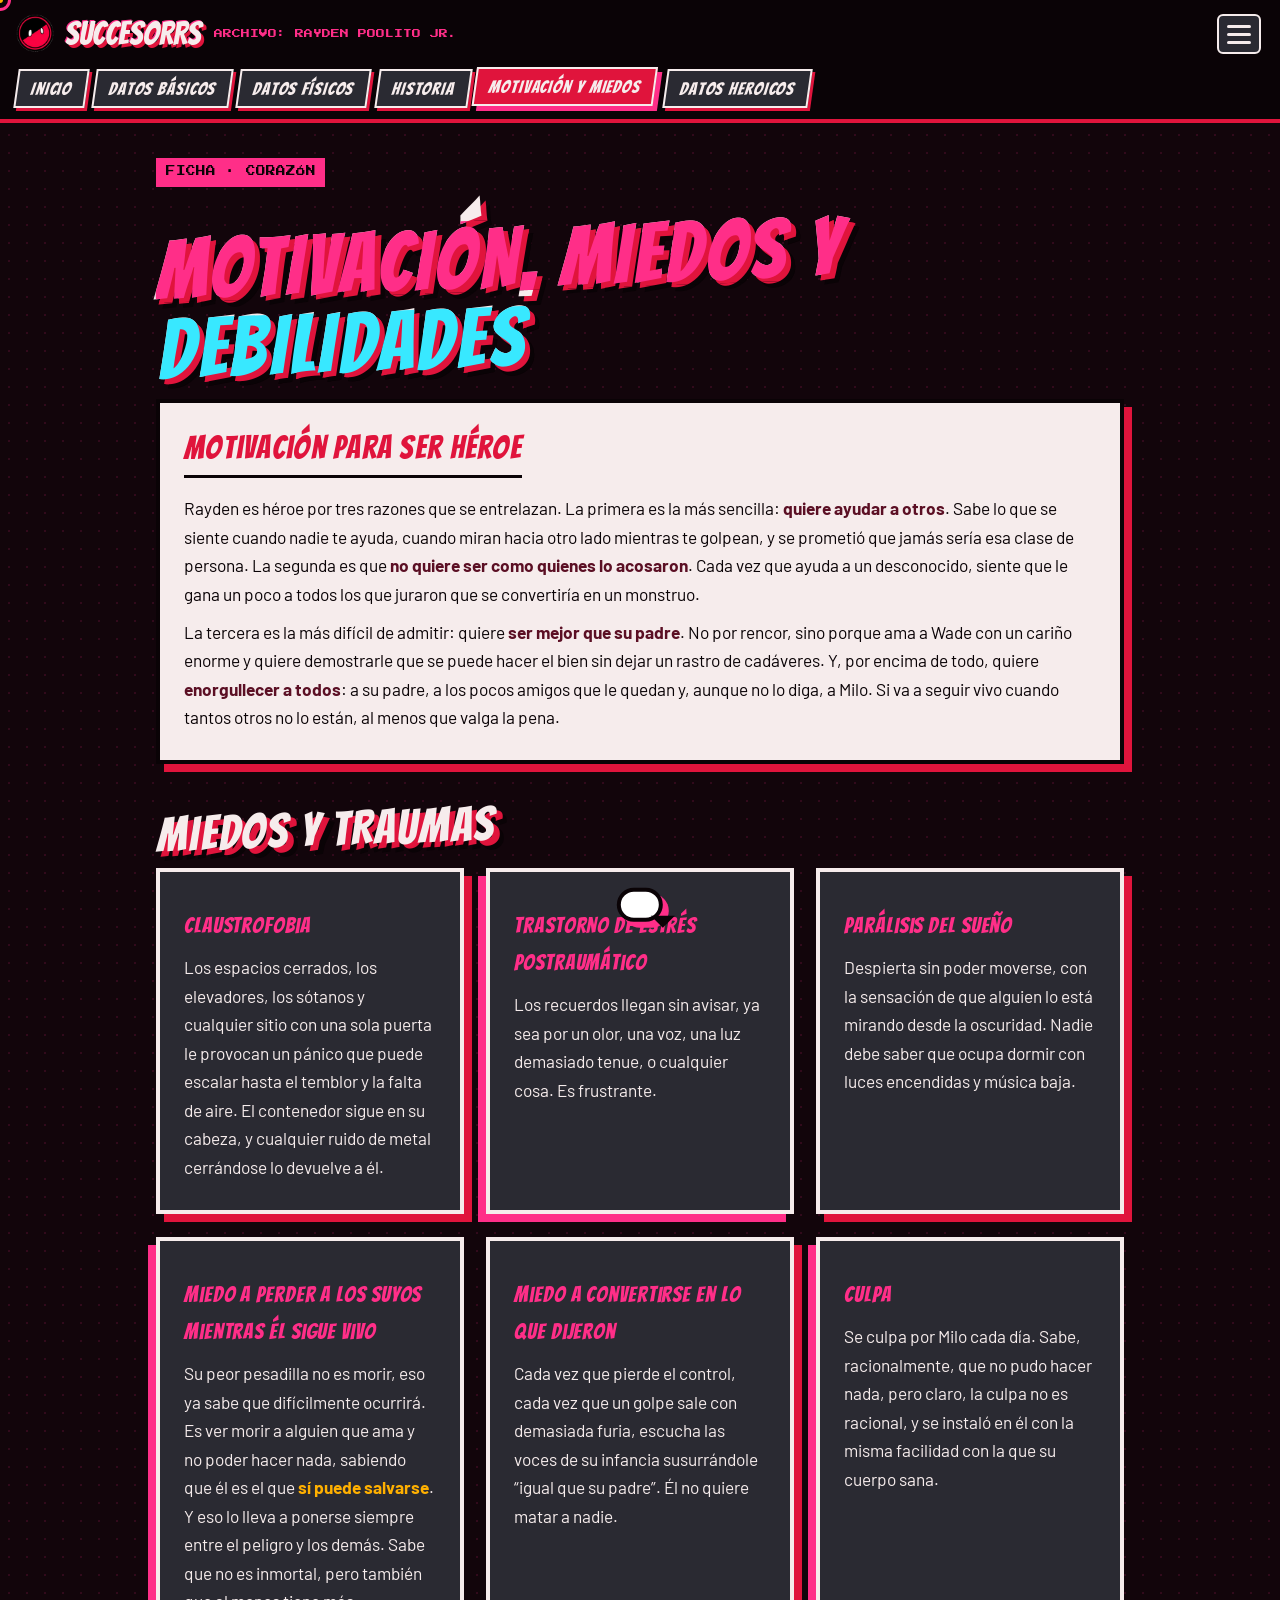
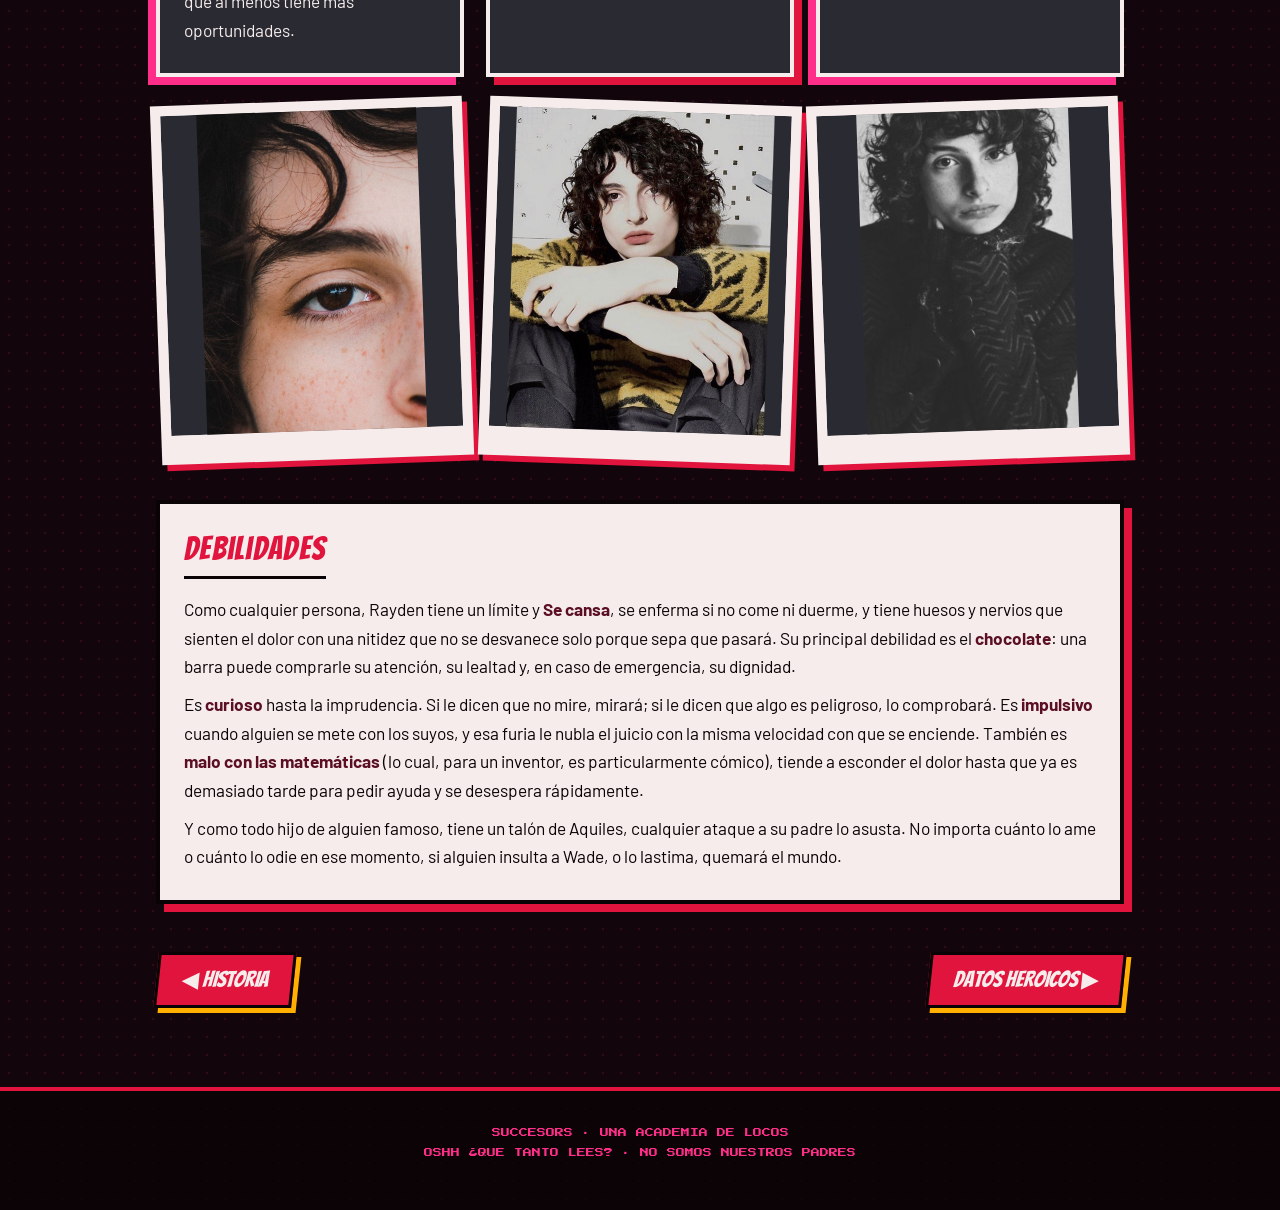
<file: motivacion.html>
<!DOCTYPE html>
<html lang="es"><head><meta charset="utf-8"><meta name="viewport" content="width=device-width,initial-scale=1">
<title>Motivación y miedos | Succesorrs</title>
<meta name="description" content="Succesorrs: archivo de Rayden Poolito Jr. (Hellmouth / Gagpool)">
<link rel="preconnect" href="https://fonts.googleapis.com"><link rel="preconnect" href="https://fonts.gstatic.com" crossorigin>
<link href="https://fonts.googleapis.com/css2?family=Bangers&family=Barlow:wght@400;600&family=Press+Start+2P&display=swap" rel="stylesheet">
<link rel="stylesheet" href="css/style.css"></head><body>
<main><span class="tag">FICHA · CORAZÓN</span><h1 class="title glitch" data-t="MOTIVACIÓN, MIEDOS Y DEBILIDADES">MOTIVACIÓN, MIEDOS Y DEBILIDADES</h1>
<div class="panel"><h2>Motivación para ser héroe</h2>
<p>Rayden es héroe por tres razones que se entrelazan. La primera es la más sencilla: <b>quiere ayudar a otros</b>. Sabe lo que se siente cuando nadie te ayuda, cuando miran hacia otro lado mientras te golpean, y se prometió que jamás sería esa clase de persona. La segunda es que <b>no quiere ser como quienes lo acosaron</b>. Cada vez que ayuda a un desconocido, siente que le gana un poco a todos los que juraron que se convertiría en un monstruo.</p>
<p>La tercera es la más difícil de admitir: quiere <b>ser mejor que su padre</b>. No por rencor, sino porque ama a Wade con un cariño enorme y quiere demostrarle que se puede hacer el bien sin dejar un rastro de cadáveres. Y, por encima de todo, quiere <b>enorgullecer a todos</b>: a su padre, a los pocos amigos que le quedan y, aunque no lo diga, a Milo. Si va a seguir vivo cuando tantos otros no lo están, al menos que valga la pena.</p></div>
<h2 class="title" style="font-size:3rem">Miedos y traumas</h2>
<div class="grid">
<div class="panel dark"><h3>Claustrofobia</h3><p>Los espacios cerrados, los elevadores, los sótanos y cualquier sitio con una sola puerta le provocan un pánico que puede escalar hasta el temblor y la falta de aire. El contenedor sigue en su cabeza, y cualquier ruido de metal cerrándose lo devuelve a él.</p></div>
<div class="panel dark"><h3>Trastorno de estrés postraumático</h3><p>Los recuerdos llegan sin avisar, ya sea por un olor, una voz, una luz demasiado tenue, o cualquier cosa. Es frustrante.</p></div>
<div class="panel dark"><h3>Parálisis del sueño</h3><p>Despierta sin poder moverse, con la sensación de que alguien lo está mirando desde la oscuridad. Nadie debe saber que ocupa dormir con luces encendidas y música baja.</p></div>
<div class="panel dark"><h3>Miedo a perder a los suyos mientras él sigue vivo</h3><p>Su peor pesadilla no es morir, eso ya sabe que difícilmente ocurrirá. Es ver morir a alguien que ama y no poder hacer nada, sabiendo que él es el que <b>sí puede salvarse</b>. Y eso lo lleva a ponerse siempre entre el peligro y los demás. Sabe que no es inmortal, pero también que al menos tiene más oportunidades.</p></div>
<div class="panel dark"><h3>Miedo a convertirse en lo que dijeron</h3><p>Cada vez que pierde el control, cada vez que un golpe sale con demasiada furia, escucha las voces de su infancia susurrándole “igual que su padre”. Él no quiere matar a nadie.</p></div>
<div class="panel dark"><h3>Culpa</h3><p>Se culpa por Milo cada día. Sabe, racionalmente, que no pudo hacer nada, pero claro, la culpa no es racional, y se instaló en él con la misma facilidad con la que su cuerpo sana.</p></div></div>
<!-- ★ Cambia estas imágenes en js/imagenes.js, dentro de motivacion. -->
<section class="mood-photo-strip" data-image-gallery="motivacion" aria-label="Imágenes de motivaciones y miedos"></section>
<div class="panel" style="margin-top:2.5rem"><h2>Debilidades</h2>
<p>Como cualquier persona, Rayden tiene un límite y <b>Se cansa</b>, se enferma si no come ni duerme, y tiene huesos y nervios que sienten el dolor con una nitidez que no se desvanece solo porque sepa que pasará. Su principal debilidad es el <b>chocolate</b>: una barra puede comprarle su atención, su lealtad y, en caso de emergencia, su dignidad.</p>
<p>Es <b>curioso</b> hasta la imprudencia. Si le dicen que no mire, mirará; si le dicen que algo es peligroso, lo comprobará. Es <b>impulsivo</b> cuando alguien se mete con los suyos, y esa furia le nubla el juicio con la misma velocidad con que se enciende. También es <b>malo con las matemáticas</b> (lo cual, para un inventor, es particularmente cómico), tiende a esconder el dolor hasta que ya es demasiado tarde para pedir ayuda y se desespera rápidamente.</p>
<p>Y como todo hijo de alguien famoso, tiene un talón de Aquiles, cualquier ataque a su padre lo asusta. No importa cuánto lo ame o cuánto lo odie en ese momento, si alguien insulta a Wade, o lo lastima, quemará el mundo.</p></div>
<div class="pager"><a class="btn" href="historia.html">◀ Historia</a><a class="btn" href="heroicos.html">Datos heroicos ▶</a></div></main>
<script src="js/imagenes.js"></script><script src="js/main.js"></script></body></html>
</file>
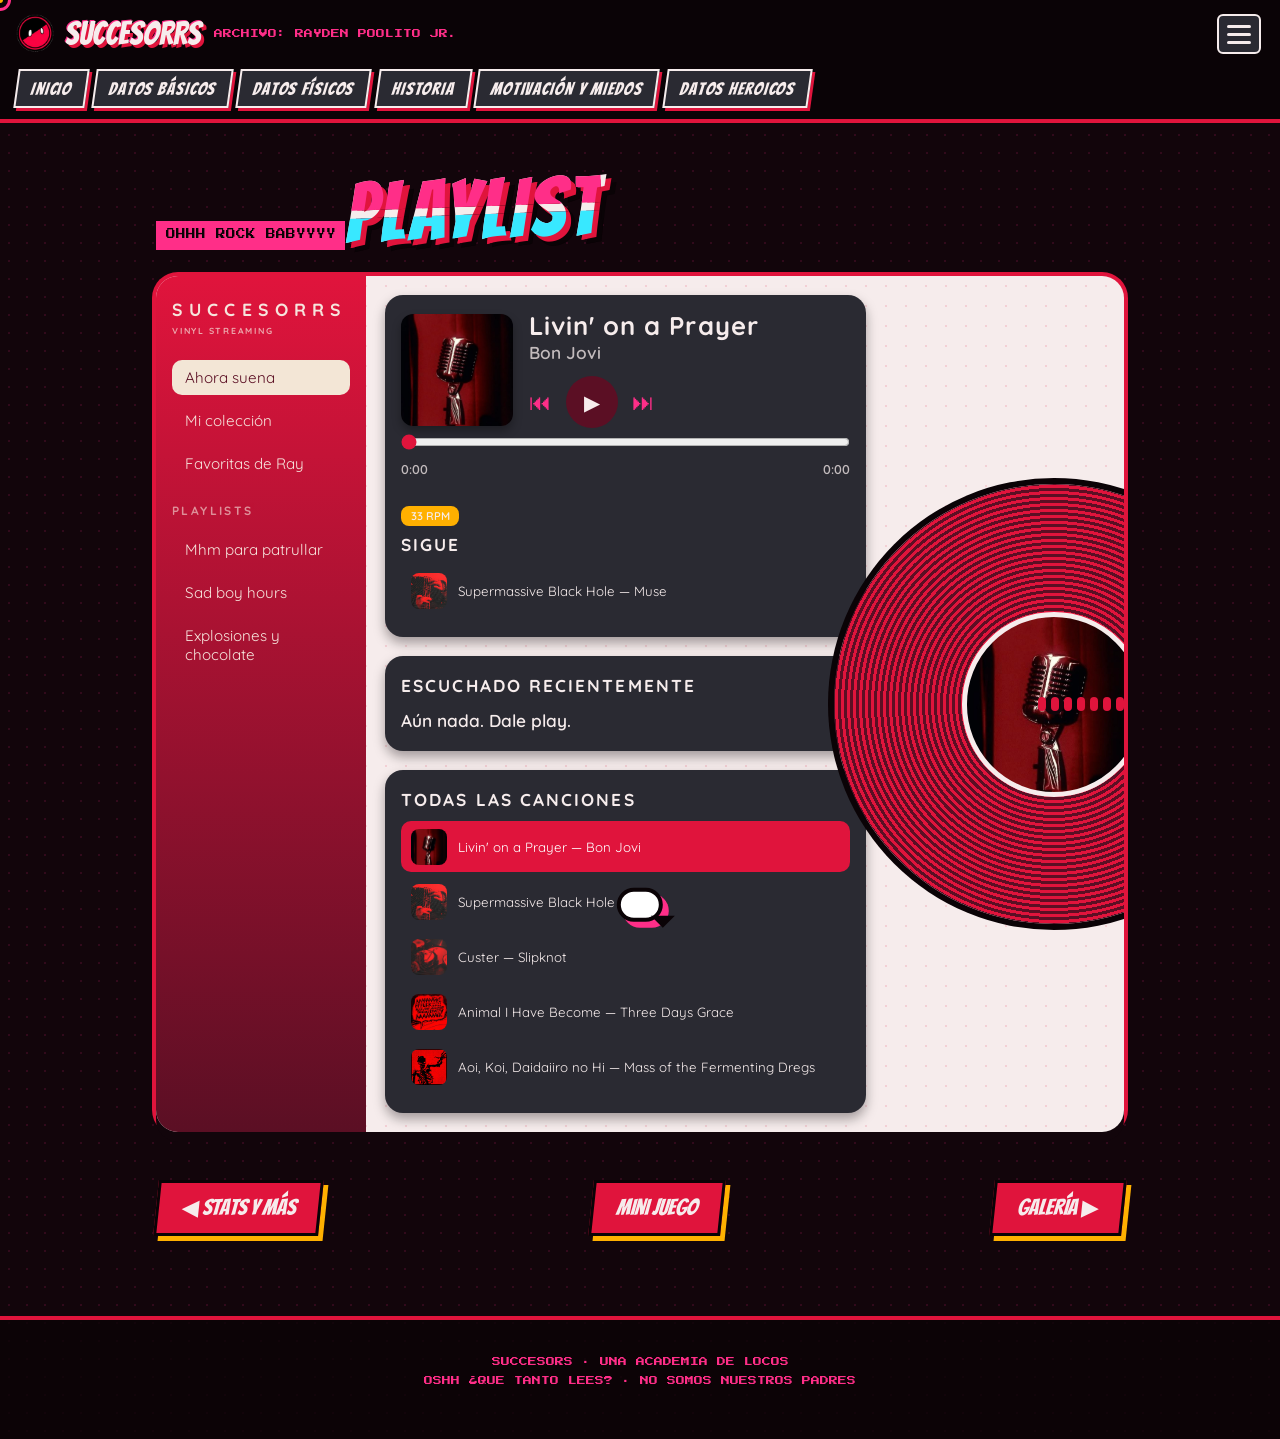
<file: playlist.html>
<!DOCTYPE html>
<html lang="es"><head><meta charset="utf-8"><meta name="viewport" content="width=device-width,initial-scale=1">
<title>Playlist | Succesorrs</title>
<meta name="description" content="Succesorrs: archivo de Rayden Poolito Jr. (Hellmouth / Gagpool)">
<link rel="preconnect" href="https://fonts.googleapis.com"><link rel="preconnect" href="https://fonts.gstatic.com" crossorigin>
<link href="https://fonts.googleapis.com/css2?family=Bangers&family=Barlow:wght@400;600&family=Press+Start+2P&family=Quicksand:wght@500;700&display=swap" rel="stylesheet">
<link rel="stylesheet" href="css/style.css"></head><body>
<main><span class="tag"> OHHH ROCK BABYYYY</span><h1 class="title glitch" data-t="PLAYLIST">PLAYLIST</h1><link rel="stylesheet" href="css/playlist.css">
<div class="sona">
<aside class="s-side"><div class="s-logo">SUCCESORRS<small>VINYL STREAMING</small></div>
<button class="it on">Ahora suena</button><button class="it">Mi colección</button><button class="it">Favoritas de Ray</button>
<h4>PLAYLISTS</h4><button class="it"> Mhm para patrullar </button><button class="it">Sad boy hours</button><button class="it">Explosiones y chocolate</button>
</aside>
<div class="s-main">
<div class="s-card"><div class="s-now"><img id="cv" alt="portada"><div class="s-info"><h3 id="ti">—</h3><p id="ar">—</p>
<div class="s-ctl"><button id="prev">⏮</button><button class="play" id="play">▶</button><button id="next">⏭</button></div></div></div>
<input id="pg" class="s-prog" type="range" min="0" max="1000" value="0"><div class="s-time"><span id="t1">0:00</span><span id="t2">0:00</span></div>
<p class="s-msg" id="msg"></p><span class="s-chip">33 RPM</span><h4>SIGUE</h4><div id="up"></div></div>
<div class="s-card"><h4>ESCUCHADO RECIENTEMENTE</h4><div class="s-rec" id="rec"></div></div>
<div class="s-card"><h4>TODAS LAS CANCIONES</h4><div id="all"></div></div></div>
<div class="s-vinyl" id="vin"><div class="lab" id="lab"><i></i></div></div>
<div class="s-wave" id="wave"><i></i><i></i><i></i><i></i><i></i><i></i><i></i><i></i><i></i></div></div><div class="pager"><a class="btn" href="stats.html">◀ Stats y más</a><a class="btn" href="juego.html">Mini juego</a><a class="btn" href="galeria.html">Galería ▶</a></div></main>
<script src="js/playlist.js"></script><script src="js/main.js"></script></body></html>
</file>
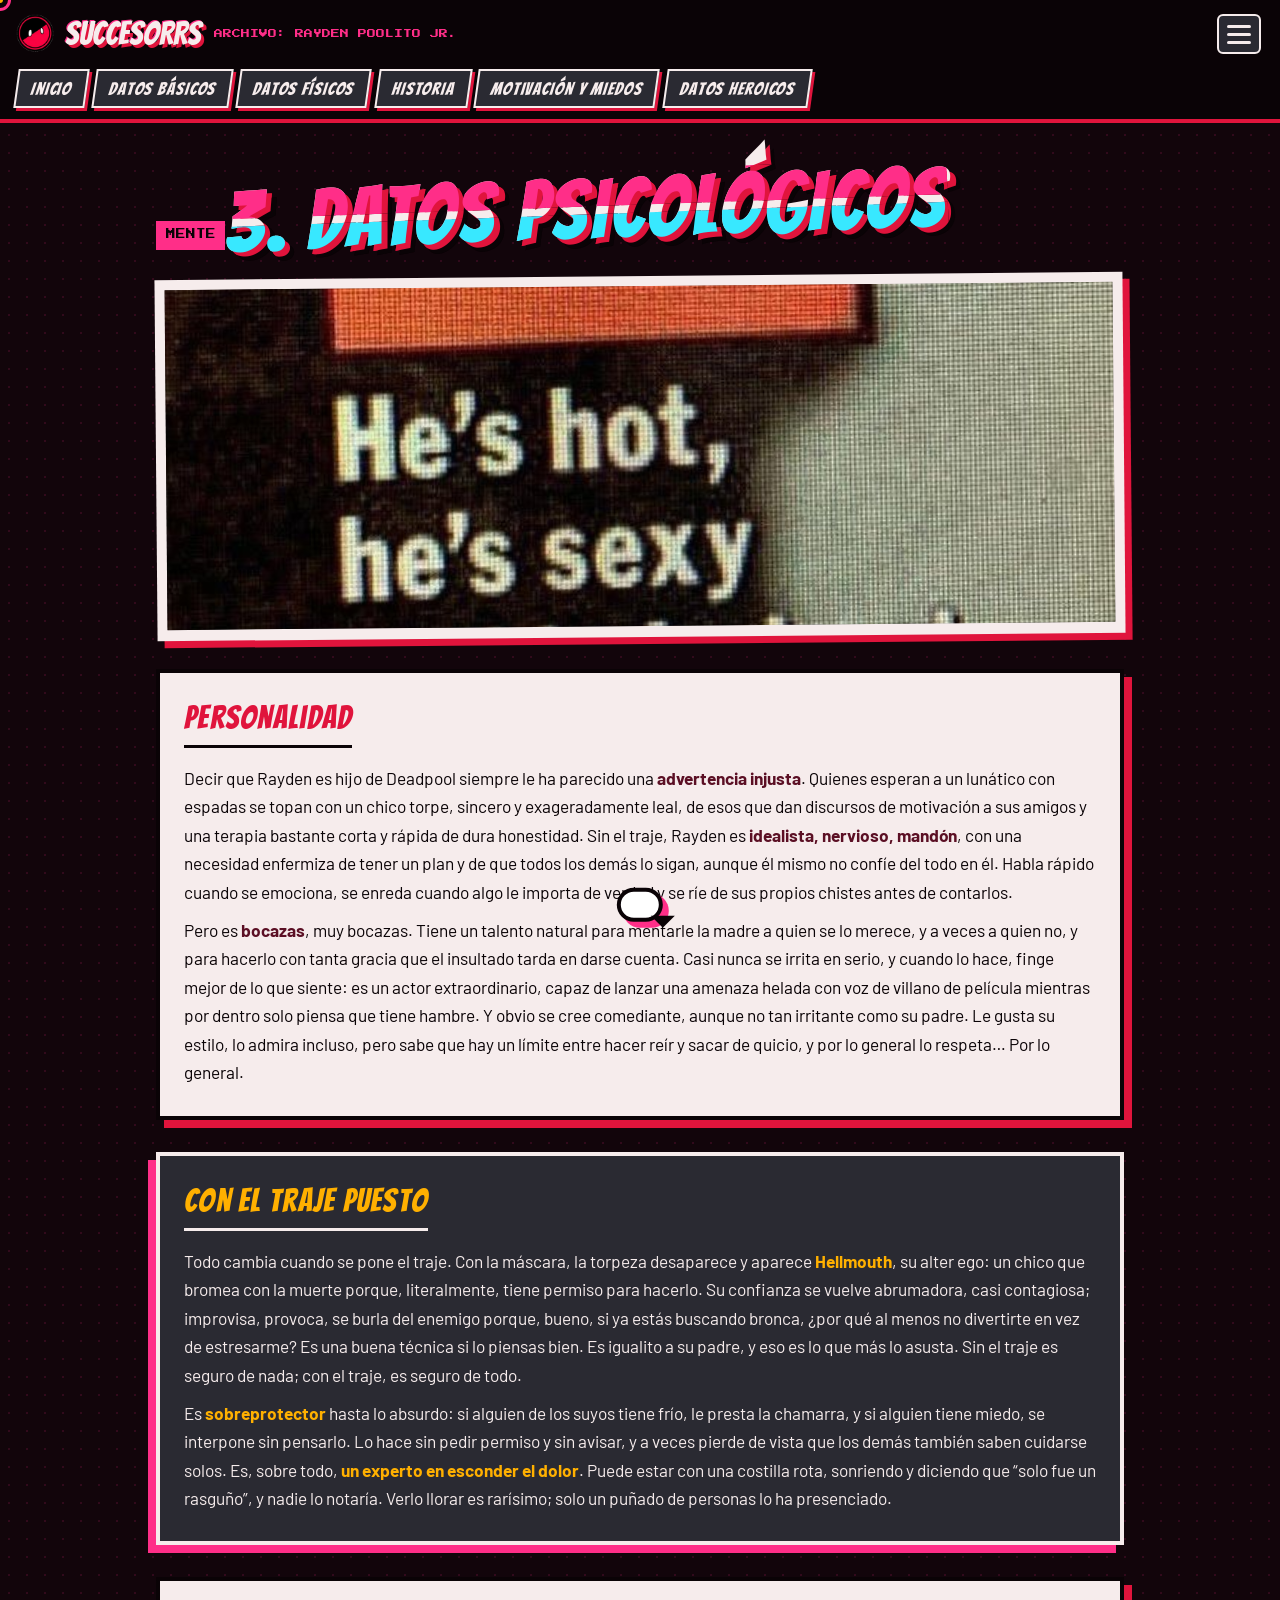
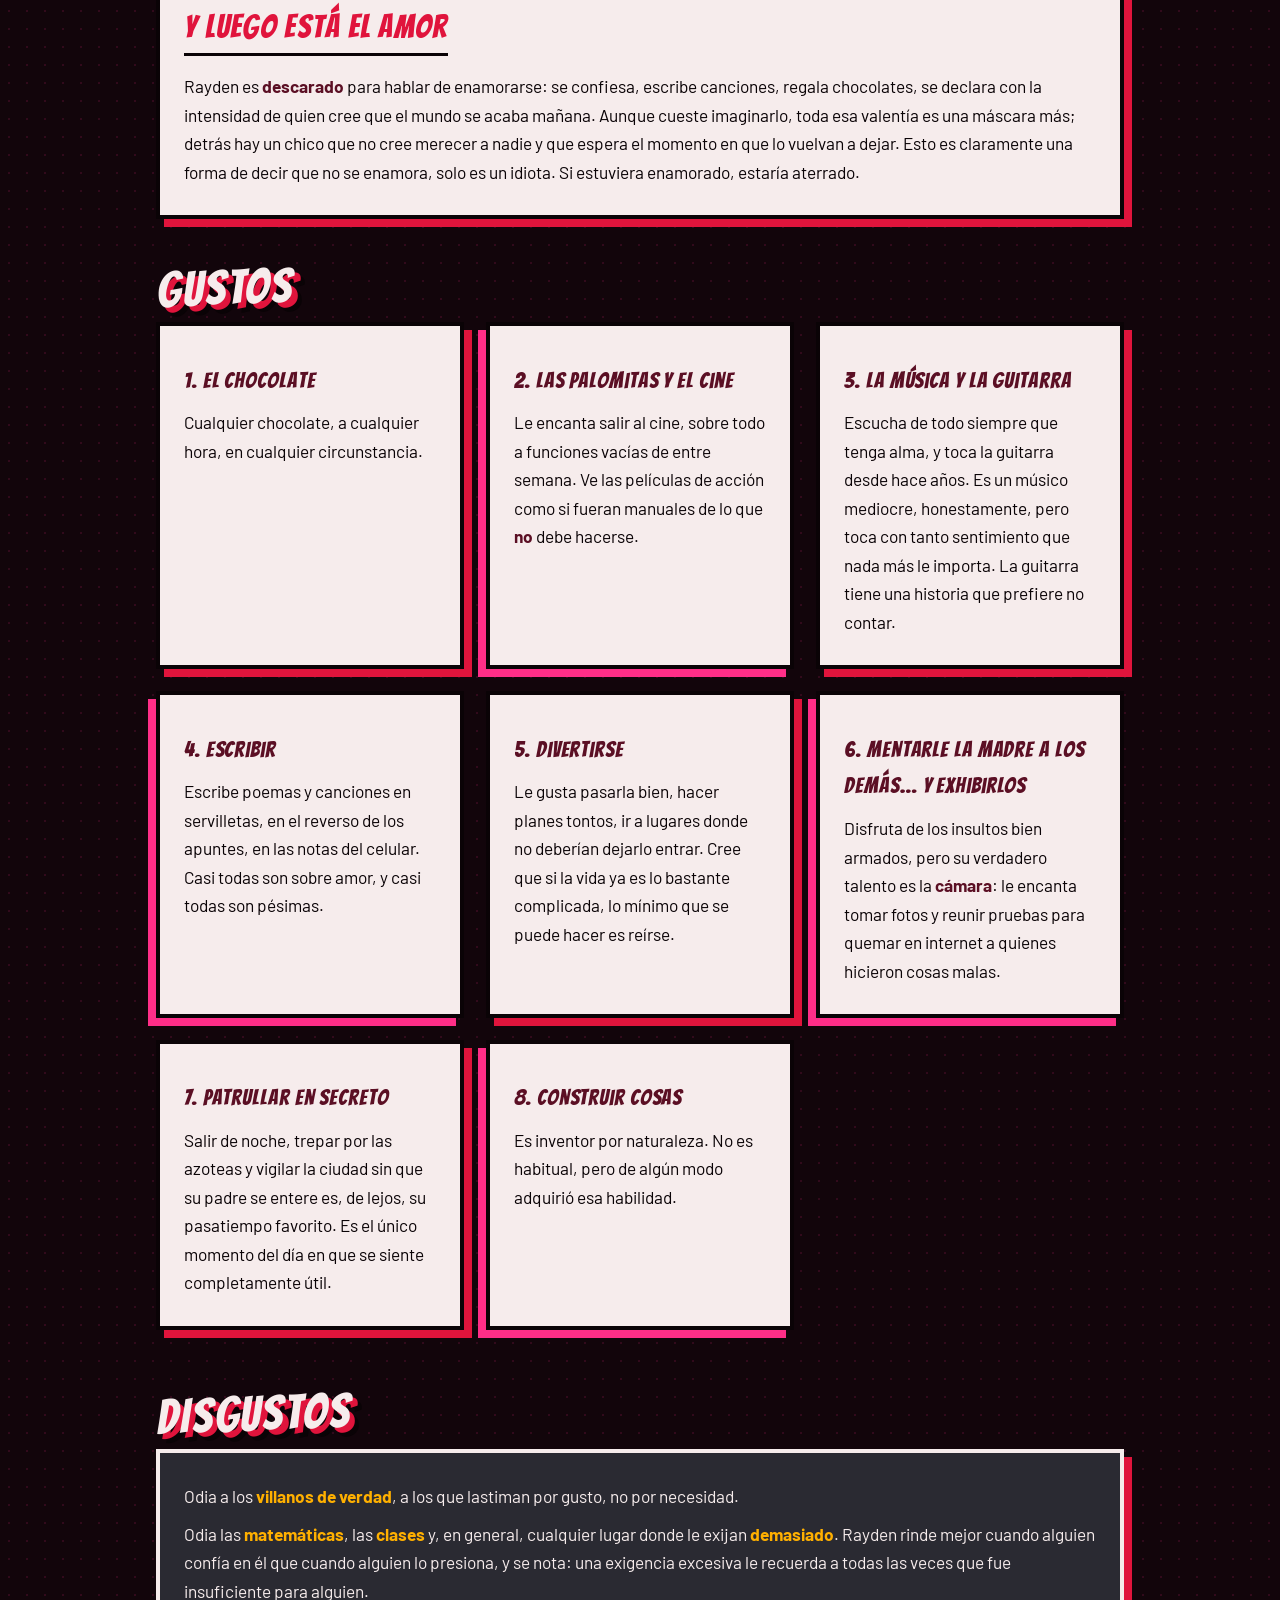
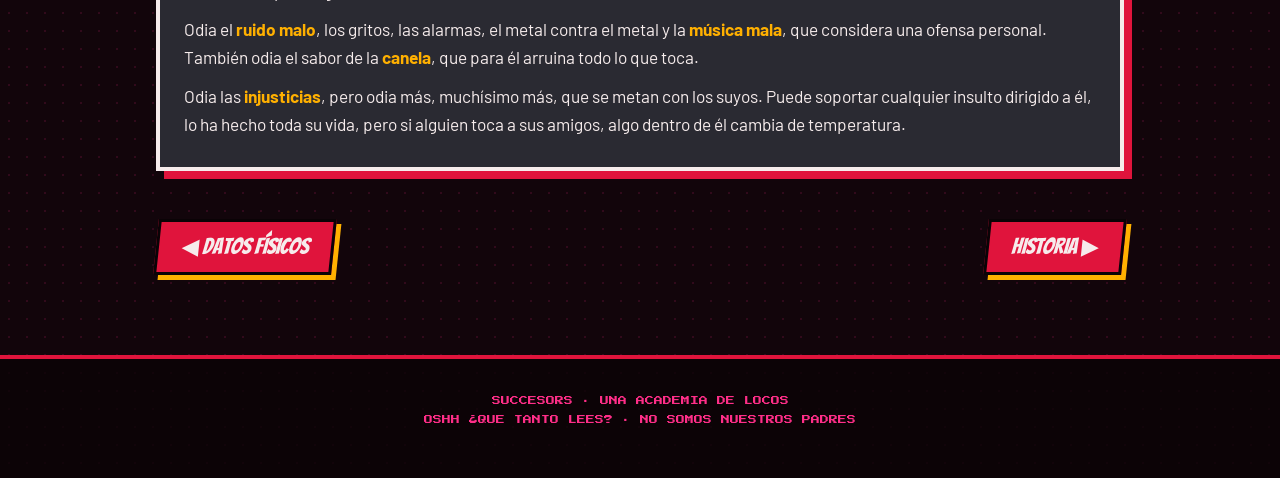
<file: psicologicos.html>
<!DOCTYPE html>
<html lang="es"><head><meta charset="utf-8"><meta name="viewport" content="width=device-width,initial-scale=1">
<title>Datos psicológicos | Succesorrs</title>
<meta name="description" content="Succesorrs: archivo de Rayden Poolito Jr. (Hellmouth / Gagpool)">
<link rel="preconnect" href="https://fonts.googleapis.com"><link rel="preconnect" href="https://fonts.gstatic.com" crossorigin>
<link href="https://fonts.googleapis.com/css2?family=Bangers&family=Barlow:wght@400;600&family=Press+Start+2P&display=swap" rel="stylesheet">
<link rel="stylesheet" href="css/style.css"></head><body>
<main><span class="tag">MENTE</span><h1 class="title glitch" data-t="3. DATOS PSICOLÓGICOS">3. DATOS PSICOLÓGICOS</h1>
<!-- ★ Cambia la imagen ancha del encabezado en js/imagenes.js, en psicologicos. -->
<figure class="psych-banner"><img data-image-source="psicologicos" alt="Imagen decorativa de la sección psicológica"></figure>
<div class="panel"><h2>Personalidad</h2>
<p>Decir que Rayden es hijo de Deadpool siempre le ha parecido una <b>advertencia injusta</b>. Quienes esperan a un lunático con espadas se topan con un chico torpe, sincero y exageradamente leal, de esos que dan discursos de motivación a sus amigos y una terapia bastante corta y rápida de dura honestidad. Sin el traje, Rayden es <b>idealista, nervioso, mandón</b>, con una necesidad enfermiza de tener un plan y de que todos los demás lo sigan, aunque él mismo no confíe del todo en él. Habla rápido cuando se emociona, se enreda cuando algo le importa de verdad y se ríe de sus propios chistes antes de contarlos.</p>
<p>Pero es <b>bocazas</b>, muy bocazas. Tiene un talento natural para mentarle la madre a quien se lo merece, y a veces a quien no, y para hacerlo con tanta gracia que el insultado tarda en darse cuenta. Casi nunca se irrita en serio, y cuando lo hace, finge mejor de lo que siente: es un actor extraordinario, capaz de lanzar una amenaza helada con voz de villano de película mientras por dentro solo piensa que tiene hambre. Y obvio se cree comediante, aunque no tan irritante como su padre. Le gusta su estilo, lo admira incluso, pero sabe que hay un límite entre hacer reír y sacar de quicio, y por lo general lo respeta… Por lo general.</p></div>
<div class="panel dark"><h2>Con el traje puesto</h2>
<p>Todo cambia cuando se pone el traje. Con la máscara, la torpeza desaparece y aparece <b>Hellmouth</b>, su alter ego: un chico que bromea con la muerte porque, literalmente, tiene permiso para hacerlo. Su confianza se vuelve abrumadora, casi contagiosa; improvisa, provoca, se burla del enemigo porque, bueno, si ya estás buscando bronca, ¿por qué al menos no divertirte en vez de estresarme? Es una buena técnica si lo piensas bien. Es igualito a su padre, y eso es lo que más lo asusta. Sin el traje es seguro de nada; con el traje, es seguro de todo.</p>
<p>Es <b>sobreprotector</b> hasta lo absurdo: si alguien de los suyos tiene frío, le presta la chamarra, y si alguien tiene miedo, se interpone sin pensarlo. Lo hace sin pedir permiso y sin avisar, y a veces pierde de vista que los demás también saben cuidarse solos. Es, sobre todo, <b>un experto en esconder el dolor</b>. Puede estar con una costilla rota, sonriendo y diciendo que “solo fue un rasguño”, y nadie lo notaría. Verlo llorar es rarísimo; solo un puñado de personas lo ha presenciado.</p></div>
<div class="panel"><h2>Y luego está el amor</h2>
<p>Rayden es <b>descarado</b> para hablar de enamorarse: se confiesa, escribe canciones, regala chocolates, se declara con la intensidad de quien cree que el mundo se acaba mañana. Aunque cueste imaginarlo, toda esa valentía es una máscara más; detrás hay un chico que no cree merecer a nadie y que espera el momento en que lo vuelvan a dejar. Esto es claramente una forma de decir que no se enamora, solo es un idiota. Si estuviera enamorado, estaría aterrado.</p></div>
<h2 class="title" style="font-size:3rem">Gustos</h2>
<div class="grid">
<div class="panel"><h3>1. El chocolate</h3><p>Cualquier chocolate, a cualquier hora, en cualquier circunstancia.</p></div>
<div class="panel"><h3>2. Las palomitas y el cine</h3><p>Le encanta salir al cine, sobre todo a funciones vacías de entre semana. Ve las películas de acción como si fueran manuales de lo que <b>no</b> debe hacerse.</p></div>
<div class="panel"><h3>3. La música y la guitarra</h3><p>Escucha de todo siempre que tenga alma, y toca la guitarra desde hace años. Es un músico mediocre, honestamente, pero toca con tanto sentimiento que nada más le importa. La guitarra tiene una historia que prefiere no contar.</p></div>
<div class="panel"><h3>4. Escribir</h3><p>Escribe poemas y canciones en servilletas, en el reverso de los apuntes, en las notas del celular. Casi todas son sobre amor, y casi todas son pésimas.</p></div>
<div class="panel"><h3>5. Divertirse</h3><p>Le gusta pasarla bien, hacer planes tontos, ir a lugares donde no deberían dejarlo entrar. Cree que si la vida ya es lo bastante complicada, lo mínimo que se puede hacer es reírse.</p></div>
<div class="panel"><h3>6. Mentarle la madre a los demás… y exhibirlos</h3><p>Disfruta de los insultos bien armados, pero su verdadero talento es la <b>cámara</b>: le encanta tomar fotos y reunir pruebas para quemar en internet a quienes hicieron cosas malas.</p></div>
<div class="panel"><h3>7. Patrullar en secreto</h3><p>Salir de noche, trepar por las azoteas y vigilar la ciudad sin que su padre se entere es, de lejos, su pasatiempo favorito. Es el único momento del día en que se siente completamente útil.</p></div>
<div class="panel"><h3>8. Construir cosas</h3><p>Es inventor por naturaleza. No es habitual, pero de algún modo adquirió esa habilidad.</p></div></div>
<h2 class="title" style="font-size:3rem;margin-top:3rem">Disgustos</h2>
<div class="panel dark"><p>Odia a los <b>villanos de verdad</b>, a los que lastiman por gusto, no por necesidad.</p>
<p>Odia las <b>matemáticas</b>, las <b>clases</b> y, en general, cualquier lugar donde le exijan <b>demasiado</b>. Rayden rinde mejor cuando alguien confía en él que cuando alguien lo presiona, y se nota: una exigencia excesiva le recuerda a todas las veces que fue insuficiente para alguien.</p>
<p>Odia el <b>ruido malo</b>, los gritos, las alarmas, el metal contra el metal y la <b>música mala</b>, que considera una ofensa personal. También odia el sabor de la <b>canela</b>, que para él arruina todo lo que toca.</p>
<p>Odia las <b>injusticias</b>, pero odia más, muchísimo más, que se metan con los suyos. Puede soportar cualquier insulto dirigido a él, lo ha hecho toda su vida, pero si alguien toca a sus amigos, algo dentro de él cambia de temperatura.</p></div>
<div class="pager"><a class="btn" href="fisicos.html">◀ Datos físicos</a><a class="btn" href="historia.html">Historia ▶</a></div></main>
<script src="js/imagenes.js"></script><script src="js/main.js"></script></body></html>
</file>
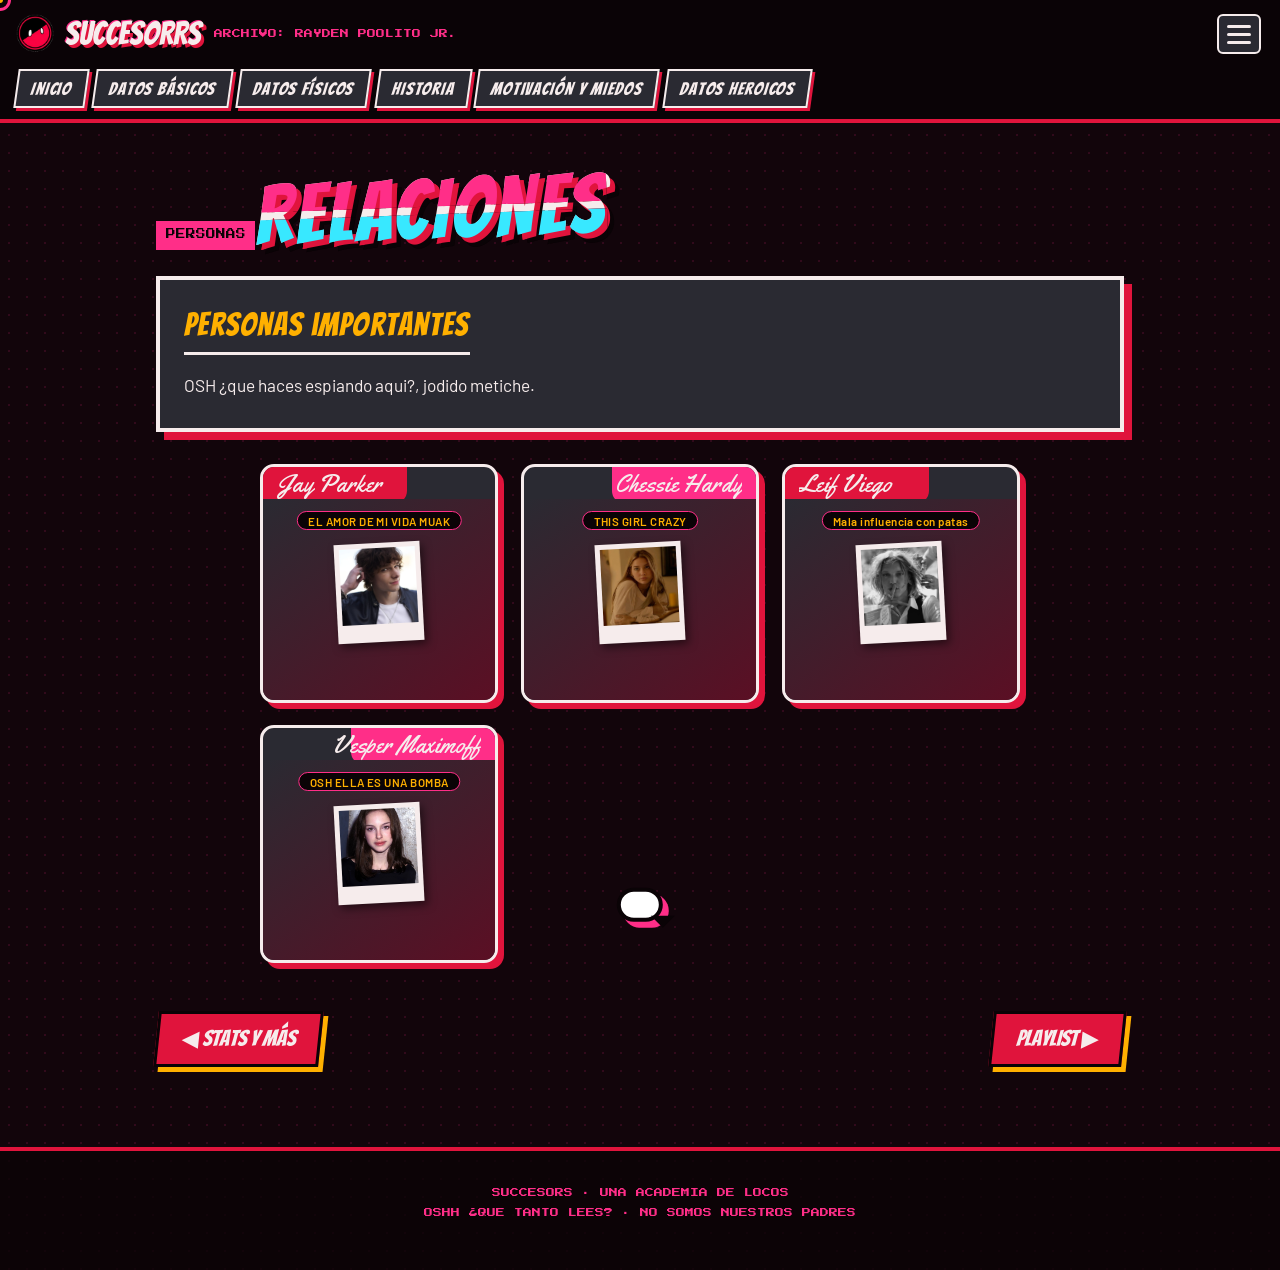
<file: relaciones.html>
<!DOCTYPE html>
<html lang="es"><head><meta charset="utf-8"><meta name="viewport" content="width=device-width,initial-scale=1">
<title>Relaciones | Succesorrs</title>
<meta name="description" content="Personas importantes en el archivo de Rayden Poolito Jr.">
<link rel="preconnect" href="https://fonts.googleapis.com"><link rel="preconnect" href="https://fonts.gstatic.com" crossorigin>
<link href="https://fonts.googleapis.com/css2?family=Bangers&family=Barlow:wght@400;600&family=Press+Start+2P&family=Yellowtail&display=swap" rel="stylesheet">
<link rel="stylesheet" href="css/style.css"></head><body>
<main><span class="tag">PERSONAS</span><h1 class="title glitch" data-t="RELACIONES">RELACIONES</h1>
<div class="panel dark"><h2>Personas importantes</h2><p> OSH ¿que haces espiando aqui?, jodido metiche.</p></div>
<div class="panel" id="rel-empty" style="display:none"><h2>Esta cargando</h2><p>Edita <code>js/relaciones.js</code> para agregar a alguien.</p></div>
<section class="stack" id="stack" aria-label="Carpetas de relaciones"></section>
<div class="pager"><a class="btn" href="stats.html">◀ Stats y más</a><a class="btn" href="playlist.html">Playlist ▶</a></div></main>
<script src="js/relaciones.js"></script>
<script src="js/carpetas.js"></script>
<script src="js/main.js"></script></body></html>
</file>
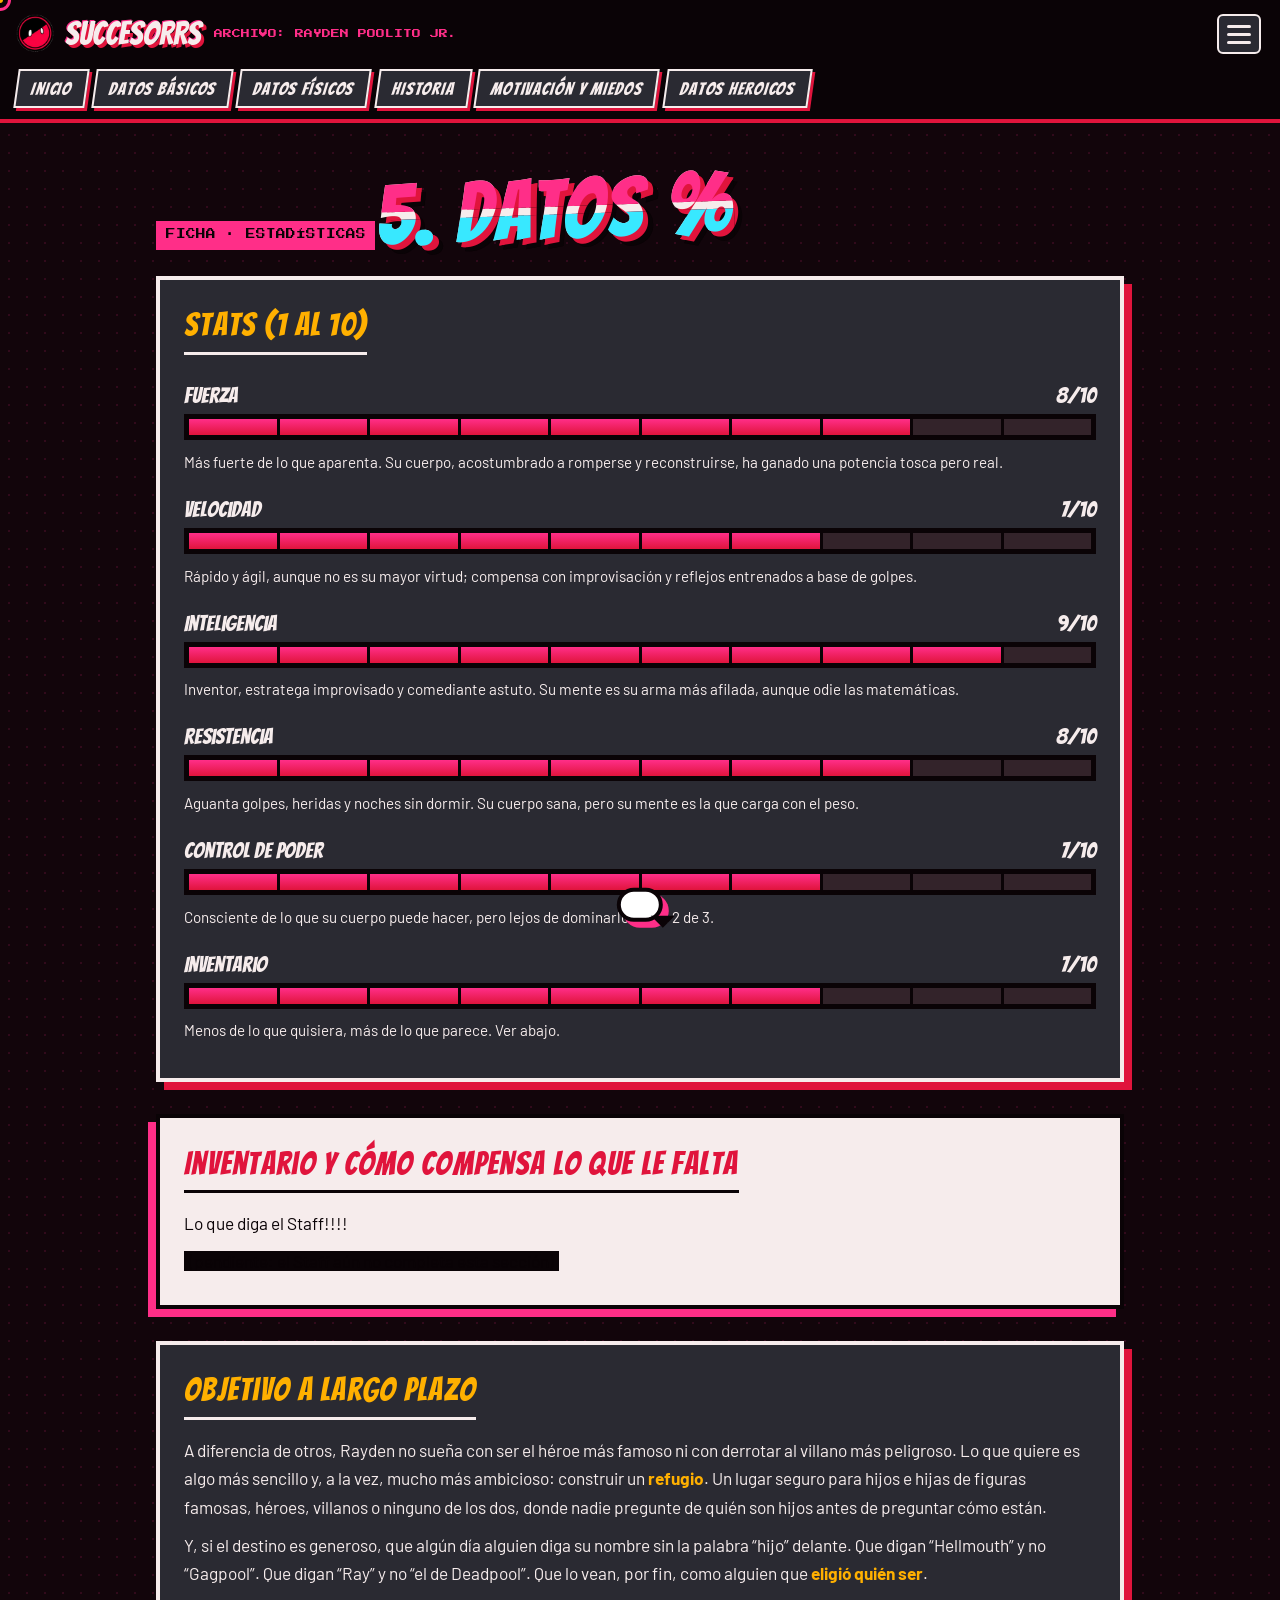
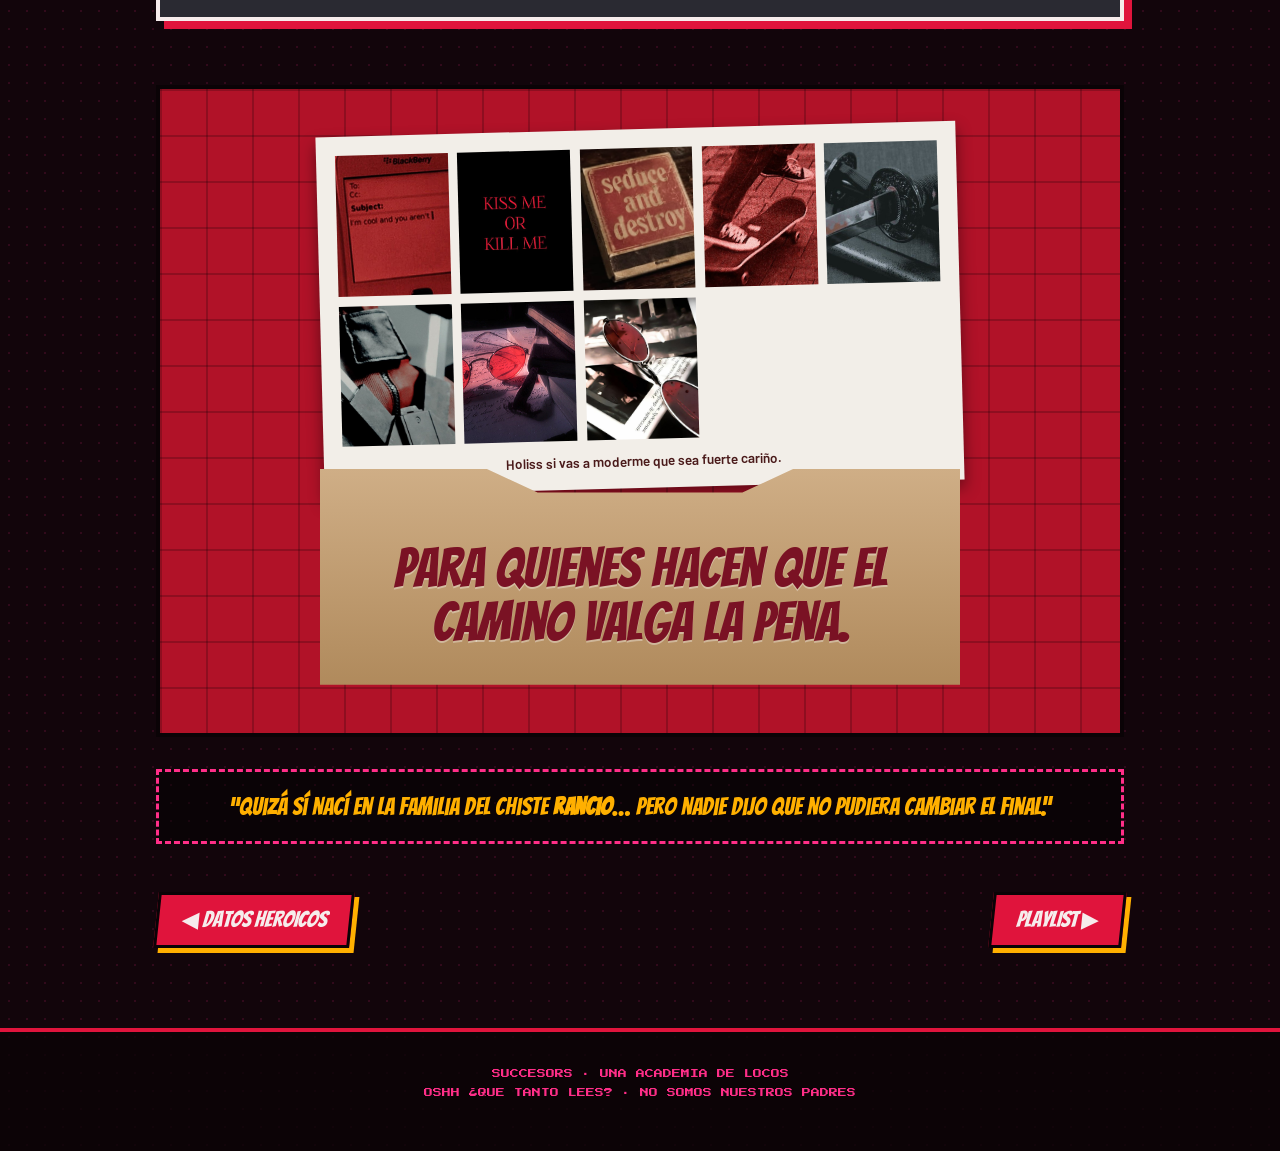
<file: stats.html>
<!DOCTYPE html>
<html lang="es"><head><meta charset="utf-8"><meta name="viewport" content="width=device-width,initial-scale=1">
<title>Stats y más | Succesorrs</title>
<meta name="description" content="Succesorrs: archivo de Rayden Poolito Jr. (Hellmouth / Gagpool)">
<link rel="preconnect" href="https://fonts.googleapis.com"><link rel="preconnect" href="https://fonts.gstatic.com" crossorigin>
<link href="https://fonts.googleapis.com/css2?family=Bangers&family=Barlow:wght@400;600&family=Press+Start+2P&display=swap" rel="stylesheet">
<link rel="stylesheet" href="css/style.css"></head><body>
<main><span class="tag">FICHA · ESTADÍSTICAS</span><h1 class="title glitch" data-t="5. DATOS %">5. DATOS %</h1>
<div class="panel dark"><h2>Stats (1 al 10)</h2><div class="stat"><div class="row"><span>Fuerza</span><span>8/10</span></div><div class="bar" data-v="8"></div><p style="font-size:.95rem">Más fuerte de lo que aparenta. Su cuerpo, acostumbrado a romperse y reconstruirse, ha ganado una potencia tosca pero real.</p></div><div class="stat"><div class="row"><span>Velocidad</span><span>7/10</span></div><div class="bar" data-v="7"></div><p style="font-size:.95rem">Rápido y ágil, aunque no es su mayor virtud; compensa con improvisación y reflejos entrenados a base de golpes.</p></div><div class="stat"><div class="row"><span>Inteligencia</span><span>9/10</span></div><div class="bar" data-v="9"></div><p style="font-size:.95rem">Inventor, estratega improvisado y comediante astuto. Su mente es su arma más afilada, aunque odie las matemáticas.</p></div><div class="stat"><div class="row"><span>Resistencia</span><span>8/10</span></div><div class="bar" data-v="8"></div><p style="font-size:.95rem">Aguanta golpes, heridas y noches sin dormir. Su cuerpo sana, pero su mente es la que carga con el peso.</p></div><div class="stat"><div class="row"><span>Control de poder</span><span>7/10</span></div><div class="bar" data-v="7"></div><p style="font-size:.95rem">Consciente de lo que su cuerpo puede hacer, pero lejos de dominarlo. Nivel 2 de 3.</p></div><div class="stat"><div class="row"><span>Inventario</span><span>7/10</span></div><div class="bar" data-v="7"></div><p style="font-size:.95rem">Menos de lo que quisiera, más de lo que parece. Ver abajo.</p></div></div>
<div class="panel"><h2>Inventario y cómo compensa lo que le falta</h2><p>Lo que diga el Staff!!!!</p><p><span class="spoiler">(pendiente: el Staff aún no completa esta sección)</span></p></div>
<div class="panel dark"><h2>Objetivo a largo plazo</h2>
<p>A diferencia de otros, Rayden no sueña con ser el héroe más famoso ni con derrotar al villano más peligroso. Lo que quiere es algo más sencillo y, a la vez, mucho más ambicioso: construir un <b>refugio</b>. Un lugar seguro para hijos e hijas de figuras famosas, héroes, villanos o ninguno de los dos, donde nadie pregunte de quién son hijos antes de preguntar cómo están.</p>
<p>Y, si el destino es generoso, que algún día alguien diga su nombre sin la palabra “hijo” delante. Que digan “Hellmouth” y no “Gagpool”. Que digan “Ray” y no “el de Deadpool”. Que lo vean, por fin, como alguien que <b>eligió quién ser</b>.</p></div>
<section class="sobre" aria-label="Carta y recuerdos"><div class="sb-env">
<!-- ★ Cambia las ocho fotos de esta hoja en js/imagenes.js, dentro de sobre. -->
<div class="sb-card"><div class="sb-grid" id="sobre-grid"></div><p class="sb-path"> Holiss si vas a moderme que sea fuerte cariño. </p></div>
<div class="sb-front"><p class="sb-phrase">Para quienes hacen que el camino valga la pena.</p></div>
</div></section>
<p class="quote">“Quizá sí nací en la familia del chiste <b>rancio</b>… pero nadie dijo que no pudiera cambiar el final.”</p>
<div class="pager"><a class="btn" href="heroicos.html">◀ Datos heroicos</a><a class="btn" href="playlist.html">Playlist ▶</a></div></main>
<script src="js/imagenes.js"></script>
<script src="js/main.js"></script></body></html>
</file>
<file: css/style.css>
:root{--bg:#12050b;--wine:#5b0f24;--red:#e0143c;--pink:#ff2e88;--graph:#2a2a32;--paper:#f6ecec;--amber:#ffb000;--ink:#0a0306}
*{box-sizing:border-box;margin:0;padding:0}
html{scroll-behavior:smooth}
body{background:var(--bg);color:var(--paper);font-family:'Barlow',system-ui,sans-serif;font-size:1.08rem;line-height:1.65;min-height:100vh;overflow-x:hidden;cursor:none;
 background-image:radial-gradient(circle,rgba(255,46,136,.13) 1.3px,transparent 1.5px);background-size:18px 18px}
a{color:inherit}
h1,h2,h3,.bang{font-family:'Bangers',Impact,sans-serif;letter-spacing:.04em;font-weight:400}
/* cursor */
#cur::after{content:"";position:absolute;inset:6px;background:var(--amber);border-radius:50%}
#cur.hot{width:40px;height:40px;background:rgba(224,20,60,.35)}
.shot{position:fixed;width:10px;height:10px;border-radius:50%;background:var(--amber);pointer-events:none;z-index:9998;animation:shot .5s forwards}
@keyframes shot{to{transform:scale(5);opacity:0}}
/* top bar */
header.top{position:sticky;top:0;z-index:40;background:rgba(10,3,6,.92);border-bottom:4px solid var(--red);}
.brand{display:flex;align-items:center;gap:.8rem;padding:.5rem 1rem}
.brand a{text-decoration:none;font-family:'Bangers';font-size:2rem;color:var(--paper);text-shadow:3px 3px 0 var(--red),-1px -1px 0 var(--pink)}
.brand small{font-family:'Press Start 2P';font-size:.55rem;color:var(--pink)}
/* layout */
main{max-width:1000px;margin:0 auto;padding:2rem 1rem 5rem}
.title{font-size:clamp(2.6rem,9vw,5.2rem);line-height:.95;text-transform:uppercase;transform:rotate(-2deg);margin:1rem 0 1.6rem;text-shadow:5px 5px 0 var(--red),9px 9px 0 var(--ink)}
.glitch{position:relative;display:inline-block}
.glitch::before,.glitch::after{content:attr(data-t);position:absolute;left:0;top:0;width:100%;overflow:hidden}
.glitch::before{color:var(--pink);clip-path:inset(0 0 55% 0)}
.glitch::after{color:#38e8ff;clip-path:inset(55% 0 0 0)}
@keyframes gl1{0%,90%,100%{transform:translate(0)}92%{transform:translate(-5px,2px)}96%{transform:translate(4px,-2px)}}
@keyframes gl2{0%,85%,100%{transform:translate(0)}87%{transform:translate(5px,-2px)}94%{transform:translate(-4px,2px)}}
.panel{background:var(--paper);color:var(--ink);border:4px solid var(--ink);box-shadow:8px 8px 0 var(--red);padding:1.2rem 1.5rem;margin:0 0 2rem;position:relative;}
.panel:nth-of-type(even){box-shadow:-8px 8px 0 var(--pink)}


.panel h2{font-size:2rem;color:var(--red);margin-bottom:.4rem;border-bottom:3px solid var(--ink);display:inline-block}
.panel h3{font-size:1.4rem;color:var(--wine);margin:1rem 0 .2rem}
.panel p{margin:.6rem 0}
.panel b,.panel strong{color:var(--wine)}
.dark{background:var(--graph);color:var(--paper);border-color:var(--paper)}
.dark h2{color:var(--amber);border-color:var(--paper)}
.dark h3{color:var(--pink)}
.dark b,.dark strong{color:var(--amber)}
.quote{font-family:'Bangers';font-size:1.5rem;line-height:1.3;text-align:center;color:var(--amber);padding:1.2rem;border:3px dashed var(--pink);margin:2rem 0;background:rgba(0,0,0,.45)}
.tag{display:inline-block;font-family:'Press Start 2P';font-size:.6rem;background:var(--pink);color:var(--ink);padding:.4rem .6rem;margin-bottom:.8rem}
.grid{display:grid;grid-template-columns:repeat(auto-fit,minmax(260px,1fr));gap:1.4rem}
.grid .panel{margin:0}
.pager{display:flex;justify-content:space-between;gap:1rem;margin-top:3rem;flex-wrap:wrap}
.btn{display:inline-block;font-family:'Bangers';font-size:1.4rem;padding:.4rem 1.4rem;background:var(--red);color:var(--paper);border:3px solid var(--ink);box-shadow:5px 5px 0 var(--amber);text-decoration:none;transform:skew(-6deg);transition:.1s;cursor:none}
.btn:hover{transform:skew(-6deg) translate(-2px,-2px);box-shadow:8px 8px 0 var(--pink)}
.spoiler{background:var(--ink);color:var(--ink);padding:0 .3rem;cursor:none;transition:.2s}
.spoiler:hover,.spoiler.open{background:transparent;color:var(--red)}
/* bars */
.stat{margin:1rem 0}
.stat .row{display:flex;justify-content:space-between;font-family:'Bangers';font-size:1.4rem}
.bar{height:26px;background:var(--ink);border:3px solid var(--ink);display:flex;gap:3px;padding:2px}
.bar i{flex:1;background:#33232a;transition:background .2s}
.bar i.f{background:linear-gradient(var(--pink),var(--red))}

@keyframes pulse{50%{filter:brightness(2)}}
/* hero */
.hero{display:grid;grid-template-columns:1.2fr 1fr;gap:2rem;align-items:center;min-height:60vh}
.hero .big{font-size:clamp(3.4rem,13vw,8rem);line-height:.85;text-transform:uppercase;text-shadow:6px 6px 0 var(--red),11px 11px 0 var(--ink)}
.hero .sub{font-family:'Press Start 2P';font-size:.7rem;line-height:2;color:var(--pink);margin-top:1rem}
.mask{width:min(320px,100%);margin:auto;animation:bob 3s ease-in-out infinite}
@keyframes bob{50%{transform:translateY(-12px) rotate(2deg)}}
.press{font-family:'Press Start 2P';font-size:.8rem;animation:blink 1s steps(2) infinite;margin-top:2rem;display:block}
@keyframes blink{50%{opacity:0}}
/* pop-ups */
#bubble{position:fixed;left:50%;bottom:2rem;transform:translate(-50%,160%);z-index:60;max-width:min(520px,92vw);background:#fff;color:var(--ink);border:4px solid var(--ink);border-radius:22px;padding:.8rem 1.2rem;font-family:'Bangers';font-size:1.5rem;box-shadow:6px 6px 0 var(--pink);transition:transform .35s cubic-bezier(.2,1.6,.4,1)}
#bubble.show{transform:translate(-50%,0)}
#bubble::after{content:"";position:absolute;left:30px;bottom:-22px;border:12px solid transparent;border-top:12px solid var(--ink)}
#dp{position:fixed;bottom:0;z-index:55;width:190px;transition:transform .5s cubic-bezier(.2,1.5,.4,1);pointer-events:auto}
#dp.l{left:0;transform:translateX(-120%)}#dp.r{right:0;transform:translateX(120%)}
#dp.in{transform:translateX(0)}
#dp .say{position:absolute;top:-62px;left:10px;background:#fff;color:var(--ink);border:3px solid var(--ink);padding:.2rem .7rem;font-family:'Bangers';font-size:1.4rem;white-space:nowrap;border-radius:14px}
#dp .mascot{display:block;width:100%;height:auto;animation:mascot-float 2.4s ease-in-out infinite}
@keyframes mascot-float{50%{transform:translateY(-10px) rotate(3deg)}}
#mail{position:fixed;z-index:58;font-size:3.4rem;cursor:none;animation:fall 6s linear forwards;filter:drop-shadow(3px 3px 0 var(--red))}
@keyframes fall{from{top:-80px;transform:rotate(-20deg)}to{top:105vh;transform:rotate(30deg)}}
#fin{position:fixed;inset:0;z-index:90;background:rgba(0,0,0,.85);display:none;align-items:center;justify-content:center;flex-direction:column;text-align:center}
#fin.on{display:flex}
#fin .hand{display:block;width:min(60vw,320px);max-height:55vh;object-fit:contain;animation:pop .5s cubic-bezier(.2,1.8,.4,1)}
@keyframes pop{from{transform:scale(0) rotate(-40deg)}}
#fin p{font-family:'Bangers';font-size:2rem;color:var(--amber)}
/* transition */
#boom{position:fixed;inset:0;z-index:200;pointer-events:none;display:none}
#boom.on{display:block}
#boom svg{width:100%;height:100%}
#boom .word{position:absolute;inset:0;display:grid;place-items:center;font-family:'Bangers';font-size:min(26vw,220px);color:var(--paper);text-shadow:8px 8px 0 var(--red),-4px -4px 0 var(--ink);animation:stamp .5s}
@keyframes stamp{from{transform:scale(3) rotate(-15deg);opacity:0}}
.flash{position:fixed;inset:0;background:#fff;z-index:199;pointer-events:none;animation:fl .5s forwards}
@keyframes fl{from{opacity:.9}to{opacity:0}}
footer{text-align:center;padding:2rem 1rem 3rem;font-family:'Press Start 2P';font-size:.55rem;line-height:2.2;color:var(--pink);border-top:4px solid var(--red);background:rgba(10,3,6,.8)}
.shake{animation:shake .4s}
@keyframes shake{25%{transform:translate(-6px,3px)}50%{transform:translate(6px,-3px)}75%{transform:translate(-3px,-3px)}}
@media(max-width:760px){.hero{grid-template-columns:1fr}body{cursor:auto}}
@media(prefers-reduced-motion:reduce){*{animation:none!important;transition:none!important}}
:focus-visible{outline:3px solid var(--amber);outline-offset:3px}

/* v2: rendimiento, menú nuevo, cursor, sangre */
.glitch:hover::before{animation:gl1 .5s infinite steps(1)}.glitch:hover::after{animation:gl2 .5s infinite steps(1)}
#cur{position:fixed;left:0;top:0;width:22px;height:22px;margin:-11px 0 0 -11px;border:3px solid var(--pink);border-radius:50%;pointer-events:none;z-index:9999;will-change:transform}
#cur::after{content:"";position:absolute;inset:5px;background:var(--amber);border-radius:50%}
#cur.hot{background:rgba(224,20,60,.4)}
header.top{background:#0a0306}
header.top{position:sticky;top:0;z-index:40}
.brand{flex-wrap:wrap}
.brand small{margin-right:1rem}
.menu-toggle{display:flex;flex-direction:column;justify-content:center;gap:5px;width:44px;height:40px;margin:0 .2rem 0 auto;padding:8px;background:var(--graph);border:2px solid var(--paper);border-radius:6px;cursor:pointer}
.menu-toggle span{width:100%;height:3px;background:var(--paper);border-radius:2px}
.primary-menu{display:flex;flex-wrap:wrap;gap:.45rem;padding:0 1rem .7rem}
.primary-menu a,.menu a{font-family:'Bangers';font-size:1.1rem;letter-spacing:.05em;text-decoration:none;padding:.2rem .8rem;background:var(--graph);border:2px solid var(--paper);transform:skew(-8deg);box-shadow:3px 3px 0 var(--red);transition:.12s}
.primary-menu a:hover,.primary-menu a.on,.menu a:hover,.menu a.on{background:var(--red);transform:skew(-8deg) translate(-2px,-2px);box-shadow:5px 5px 0 var(--pink)}
.menu a.trap{border-style:dashed;color:var(--amber)}
.menu{position:absolute;top:100%;right:1rem;z-index:45;display:grid;grid-template-columns:1fr;gap:.55rem;min-width:220px;max-height:min(70vh,520px);overflow:auto;padding:.8rem;background:var(--ink);border:2px solid var(--red);box-shadow:6px 6px 0 var(--pink)}
.menu.collapsed{display:none}
@media(max-width:760px){
 .brand small{font-size:.48rem}
 .primary-menu{display:grid;grid-template-columns:repeat(3,minmax(0,1fr));gap:.45rem}
 .primary-menu a{min-width:0;padding:.25rem .3rem;text-align:center;font-size:clamp(.76rem,2.5vw,1rem);letter-spacing:0}
 .menu{right:.5rem}
}
.imago{display:block;width:100%;height:auto}
#dp{width:150px}
#dp .say{top:auto;bottom:100%;margin-bottom:8px;left:0;white-space:normal;width:max-content;max-width:230px;line-height:1.15;font-size:1.25rem}
#dp.r .say{left:auto;right:0}
.brand a{display:flex;align-items:center;gap:.55rem}
.brand img{width:40px;height:40px;flex:none}

/* portada física */
.cover{container-type:inline-size;max-width:620px;margin:0 auto 1rem;border:4px solid var(--paper);box-shadow:8px 8px 0 var(--red)}
.c-inner{position:relative;aspect-ratio:4/5;overflow:hidden;background:radial-gradient(circle at 88% 92%,rgba(224,20,60,.6),transparent 45%),radial-gradient(circle at 8% 8%,rgba(255,46,136,.28),transparent 40%),#14060c}
.c-title{position:absolute;left:5cqw;top:2cqw;z-index:1;font-family:'Bangers';line-height:.82;color:#fff;font-size:21cqw;text-shadow:.8cqw .8cqw 0 var(--red);transform:rotate(-3deg);transform-origin:left top}
.c-title span{display:block}.c-title span:nth-child(2){font-size:17cqw}.c-title span:nth-child(3){font-size:12cqw}
.c-tag{position:absolute;z-index:1;left:44cqw;top:3cqw;background:var(--pink);color:var(--ink);font-family:'Bangers';font-size:4.4cqw;padding:.4cqw 2cqw;transform:rotate(90deg) translate(0,-100%);transform-origin:left top}
.c-book{position:absolute;left:3%;top:52%;width:44%;height:40%;overflow:auto;margin:0;background-color:#e8e0d4;transform:rotate(-3deg);box-shadow:1cqw 1cqw 3cqw rgba(0,0,0,.5);background-image:radial-gradient(circle,#555 1.2cqw,transparent 1.4cqw),repeating-linear-gradient(to bottom,transparent 0,transparent 8cqw,rgba(91,15,36,.12) 8.2cqw,transparent 8.4cqw);background-size:3.4cqw 5cqw,100% 8.4cqw;background-repeat:repeat-y,repeat;background-position:-1.4cqw 1cqw,0 0;padding:5% 4% 4% 18%}
.c-book-note{margin:0;color:#24151a;font:600 3.2cqw/2 'Barlow',sans-serif;white-space:pre-wrap}
.c-title span:last-child{font-size:12cqw}
.c-lines{position:absolute;inset:0;width:100%;height:100%;z-index:1}
.pola{position:absolute;margin:0;z-index:2;background:#f6ecec;padding:2.4cqw 2.4cqw 7cqw;box-shadow:1cqw 1.4cqw 3cqw rgba(0,0,0,.55);transform:rotate(var(--r))}
.pola img{display:block;width:100%;aspect-ratio:1;object-fit:cover;background:#2a0f1a}
.pin{position:absolute;z-index:3;width:4.6cqw;height:4.6cqw;margin:-2.3cqw 0 0 -2.3cqw;border-radius:50%;background:radial-gradient(circle at 35% 30%,#ff7a8a,#c4122f 55%,#6b0a1c);box-shadow:.6cqw .8cqw 1cqw rgba(0,0,0,.5)}
.pola .pin{left:50%;top:0}

/* carta final */
.sobre{margin:4rem 0 2rem;padding:2.5rem 1rem 3rem;background-color:#b11228;background-image:linear-gradient(rgba(0,0,0,.2) 2px,transparent 2px),linear-gradient(90deg,rgba(0,0,0,.2) 2px,transparent 2px);background-size:46px 46px;border:4px solid var(--ink)}
.sb-env{max-width:640px;margin:0 auto}
.sb-card{background:#f2eee8;color:#2a1a1a;padding:1.2rem;transform:rotate(-1.5deg);box-shadow:0 8px 16px rgba(0,0,0,.45);position:relative;z-index:1}
.sb-grid{display:grid;grid-template-columns:repeat(auto-fill,minmax(110px,1fr));gap:.6rem}
.sb-grid figure{margin:0}
.sb-grid img{width:100%;aspect-ratio:4/5;object-fit:cover;display:block;background:#2a0f1a}
.sb-path{font:600 .85rem 'Barlow';text-align:center;margin-top:.8rem;color:#4a1a1a}
.sb-front{position:relative;z-index:2;margin-top:-1.2rem;background:linear-gradient(#cfae86,#b08a5c);clip-path:polygon(0 0,26% 0,34% 11%,66% 11%,74% 0,100% 0,100% 100%,0 100%);padding:4.5rem 1.2rem 2.2rem;text-align:center}
.sb-phrase{font-family:'Bangers';font-size:clamp(2rem,7vw,3.4rem);color:#7a1224;text-shadow:0 2px 0 rgba(255,255,255,.35);line-height:1}
.story-photo-grid,.mood-photo-strip{display:grid;grid-template-columns:repeat(auto-fit,minmax(150px,1fr));gap:1rem;margin:1.5rem 0 2rem}
.story-photo-grid figure,.mood-photo-strip figure{margin:0;padding:.65rem .65rem 1.8rem;background:var(--paper);box-shadow:5px 6px 0 var(--red);transform:rotate(var(--tilt,-2deg));transition:transform .2s,box-shadow .2s}
.story-photo-grid figure:nth-child(even),.mood-photo-strip figure:nth-child(even){--tilt:2deg}
.story-photo-grid figure:hover,.mood-photo-strip figure:hover{transform:rotate(0) translateY(-5px);box-shadow:7px 9px 0 var(--pink)}
.story-photo-grid img,.mood-photo-strip img{display:block;width:100%;height:auto;max-height:320px;object-fit:contain;background:var(--graph)}
.psych-banner{margin:0 0 2rem;padding:.65rem;background:var(--paper);box-shadow:7px 7px 0 var(--red);transform:rotate(-.5deg)}
.psych-banner img{display:block;width:100%;height:clamp(190px,32vw,340px);object-fit:cover;object-position:center 35%;background:var(--graph)}
.gallery-filters{display:flex;flex-wrap:wrap;gap:.6rem;margin-top:1rem}
.gallery-filters .btn{font-size:1rem;cursor:pointer}
.gallery-filters .btn.on{background:var(--amber);color:var(--ink)}
.gallery-grid{display:grid;grid-template-columns:repeat(auto-fill,minmax(170px,1fr));gap:1rem;margin:2rem 0}
.gallery-card{margin:0;padding:.55rem .55rem .75rem;background:var(--paper);color:var(--ink);border:2px solid var(--ink);box-shadow:4px 5px 0 var(--red);transform:rotate(var(--tilt,-1deg));transition:transform .18s,box-shadow .18s}
.gallery-card:nth-child(3n){--tilt:1deg}
.gallery-card:nth-child(4n){--tilt:2deg}
.gallery-card:hover{z-index:1;transform:rotate(0) scale(1.04);box-shadow:6px 7px 0 var(--pink)}
.gallery-card[hidden]{display:none}
.gallery-card img{display:block;width:100%;aspect-ratio:1;object-fit:cover;background:var(--graph)}
.gallery-card figcaption{padding:.45rem .15rem 0;font-size:.82rem;font-weight:600;overflow-wrap:anywhere}

/* carpetas de relaciones */
.stack{max-width:760px;margin:2rem auto;display:grid;grid-template-columns:repeat(auto-fit,minmax(190px,1fr));gap:1.4rem}
.folder{position:relative;display:block;width:100%;aspect-ratio:1;height:auto;margin:0;border:3px solid var(--paper);border-radius:14px;background:var(--graph);color:var(--paper);font:inherit;text-align:left;cursor:pointer;overflow:hidden;box-shadow:6px 6px 0 var(--red);transition:transform .2s,box-shadow .2s}
.folder:hover{transform:translateY(-5px);box-shadow:8px 10px 0 var(--pink)}
.folder:focus-visible{outline:3px solid var(--amber);outline-offset:4px}
.f-tab{position:absolute;top:0;left:0;width:62%;height:36px;border-radius:0 0 12px 0;background:var(--red)}
.f-body{position:absolute;top:32px;left:0;right:0;bottom:0;border-radius:0;background:linear-gradient(145deg,var(--graph),var(--wine));box-shadow:none}
.folder.cream .f-tab{background:var(--pink)}
.folder.right .f-tab{left:auto;right:0;border-radius:0 0 0 12px}
.f-name{position:absolute;top:2px;left:14px;right:8px;z-index:1;font-family:'Yellowtail',cursive;font-size:1.5rem;color:var(--paper);line-height:1.3;overflow:hidden;text-overflow:ellipsis;white-space:nowrap}
.folder.right .f-name{left:8px;right:14px;text-align:right}
.f-stamp{position:absolute;top:44px;left:50%;max-width:88%;overflow:hidden;text-overflow:ellipsis;white-space:nowrap;transform:translateX(-50%);background:var(--ink);color:var(--amber);border:1px solid var(--pink);border-radius:20px;padding:.1rem .65rem;font:600 .72rem 'Barlow';letter-spacing:.04em;z-index:1}
.f-pic{position:absolute;left:50%;top:76px;width:86px;padding:5px 5px 18px;transform:translateX(-50%) rotate(-3deg);background:var(--paper);box-shadow:3px 4px 8px rgba(0,0,0,.5)}
.f-pic img{display:block;width:100%;aspect-ratio:1;object-fit:cover}
#rm{position:fixed;inset:0;z-index:120;background:rgba(0,0,0,.82);display:none;align-items:center;justify-content:center;padding:1rem}
#rm.on{display:flex}
.rm-card{background:#efe6d6;color:#4a1a1a;max-width:560px;width:100%;max-height:88vh;overflow:auto;border:4px solid var(--ink);box-shadow:8px 8px 0 var(--red);padding:1.4rem;position:relative}
.rm-card h2{font-family:'Yellowtail',cursive;font-size:2.8rem;color:#8a1620;line-height:1.1}
.rm-card h3{font-size:1.3rem;color:#8a1620;margin-top:1rem}
.rm-card img{float:right;width:130px;aspect-ratio:1;object-fit:cover;border:6px solid #fff;box-shadow:2px 3px 6px rgba(0,0,0,.4);margin:0 0 .6rem .8rem;transform:rotate(3deg)}
.rm-card .btn{margin-top:1.2rem}

/* mini combate */
.game-stage{position:relative;max-width:640px;margin:1rem auto}
.game-stage canvas{width:100%;display:block;background:var(--ink);border:4px solid var(--paper);touch-action:none}
.game-screen{position:absolute;inset:4px;display:flex;flex-direction:column;align-items:center;justify-content:center;gap:.8rem;padding:1.2rem;text-align:center;background:rgba(10,3,6,.92);color:var(--paper)}
.game-screen[hidden]{display:none}
.game-screen h2{font-size:clamp(2rem,8vw,3.5rem);color:var(--amber)}
.game-screen p{max-width:440px}
.game-controls{display:flex;justify-content:center;gap:1rem;flex-wrap:wrap;align-items:center}
.game-controls[hidden]{display:none}
</file>
<file: css/playlist.css>
.sona{--cream:#f6ecec;--card:#2a2a32;--mauve:#e0143c;--deep:#5b0f24;--ink:#0a0306;--gold:#ffb000;display:grid;grid-template-columns:210px 1fr;background:var(--cream);color:var(--ink);border-radius:22px;overflow:hidden;font-family:'Quicksand',sans-serif;font-weight:600;position:relative;box-shadow:0 10px 0 #12050b,0 0 0 4px var(--red);background-image:radial-gradient(circle,rgba(224,20,60,.13) 1.2px,transparent 1.4px);background-size:20px 20px}
.sona button{font-family:inherit;cursor:none;border:0;background:none;color:inherit}
.s-side{background:linear-gradient(180deg,var(--mauve),var(--deep));color:#f6e4dc;padding:1.2rem 1rem;display:flex;flex-direction:column;gap:.5rem}
.s-logo{font-family:'Quicksand';font-weight:700;letter-spacing:.35em;font-size:1.1rem;margin-bottom:.8rem}
.s-logo small{display:block;letter-spacing:.2em;font-size:.55rem;opacity:.7}
.s-side .it{padding:.5rem .8rem;border-radius:10px;text-align:left;font-size:.95rem}
.s-side .it.on{background:#f3e6d6;color:var(--deep)}
.s-side h4{font-size:.75rem;letter-spacing:.2em;opacity:.6;margin:.8rem 0 .2rem}
.s-main{padding:1.2rem;display:flex;flex-direction:column;gap:1.2rem;min-width:0;padding-right:min(34%,330px)}
.s-card{background:var(--card);color:var(--cream);border-radius:18px;padding:1rem;box-shadow:0 6px 12px rgba(10,3,6,.35)}
.s-now{display:flex;gap:1rem;align-items:center;flex-wrap:wrap}
.s-now img{width:112px;height:112px;border-radius:12px;object-fit:cover;box-shadow:0 5px 10px rgba(0,0,0,.3)}
.s-info{flex:1;min-width:180px}
.s-info h3{font-family:'Quicksand';font-weight:700;font-size:1.6rem;line-height:1.1;color:var(--cream)}
.s-info p{margin:0;opacity:.75}
.s-ctl{display:flex;align-items:center;gap:.9rem;margin-top:.5rem}
.s-ctl button{font-size:1.4rem;color:var(--pink)}
.s-ctl .play{width:52px;height:52px;border-radius:50%;background:var(--deep);color:var(--cream);font-size:1.3rem}
.s-prog{width:100%;accent-color:var(--red);margin-top:.4rem}
.s-time{display:flex;justify-content:space-between;font-size:.8rem;opacity:.75}
.s-chip{display:inline-block;background:var(--gold);padding:.05rem .6rem;border-radius:8px;font-size:.7rem;margin:.6rem 0 .3rem}
.s-row{display:flex;align-items:center;gap:.7rem;width:100%;text-align:left;padding:.45rem .6rem;border-radius:10px;background:#5b0f24;color:var(--cream);margin:.3rem 0}
.s-row:hover,.s-row.on{background:var(--red);color:#fff}
.s-row img{width:36px;height:36px;border-radius:8px;object-fit:cover}
.s-row span{flex:1;overflow:hidden;text-overflow:ellipsis;white-space:nowrap}
.s-card h4{font-family:'Quicksand';font-weight:700;letter-spacing:.12em;margin-bottom:.4rem}
.s-rec{display:flex;gap:.7rem;flex-wrap:wrap}
.s-rec img{width:84px;height:84px;border-radius:14px;object-fit:cover;box-shadow:0 5px 8px rgba(0,0,0,.4)}
.s-vinyl{position:absolute;right:-150px;top:50%;width:min(440px,52vw);aspect-ratio:1;margin-top:calc(min(440px,52vw)/-2);border-radius:50%;background:repeating-radial-gradient(circle,#e0143c 0 3px,#5b0f24 3px 6px);box-shadow:0 0 0 6px #0a0306;display:grid;place-items:center;animation:spin 6s linear infinite;animation-play-state:paused;pointer-events:none}
.s-vinyl.go{animation-play-state:running}
.s-vinyl .lab{width:42%;aspect-ratio:1;border-radius:50%;background:var(--mauve) center/cover;display:grid;place-items:center;border:5px solid #f6ecec}
.s-vinyl .lab i{width:12%;aspect-ratio:1;border-radius:50%;background:#12050b}
@keyframes spin{to{transform:rotate(360deg)}}
.s-wave{position:absolute;right:-26px;top:50%;display:flex;gap:5px;align-items:center;height:110px;margin-top:-55px;z-index:2;pointer-events:none}
.s-wave i{width:8px;background:var(--red);border-radius:4px;height:14px;transition:height .15s}
.s-msg{font-size:.85rem;color:#a02040;min-height:1.2em}
@media(max-width:820px){.sona{grid-template-columns:1fr}.s-side{flex-direction:row;flex-wrap:wrap;align-items:center}.s-main{padding-right:1.2rem;order:2}.s-vinyl{display:grid;position:relative;order:1;right:auto;top:auto;width:min(220px,65vw);margin:1rem auto}.s-wave{display:none}}
</file>
